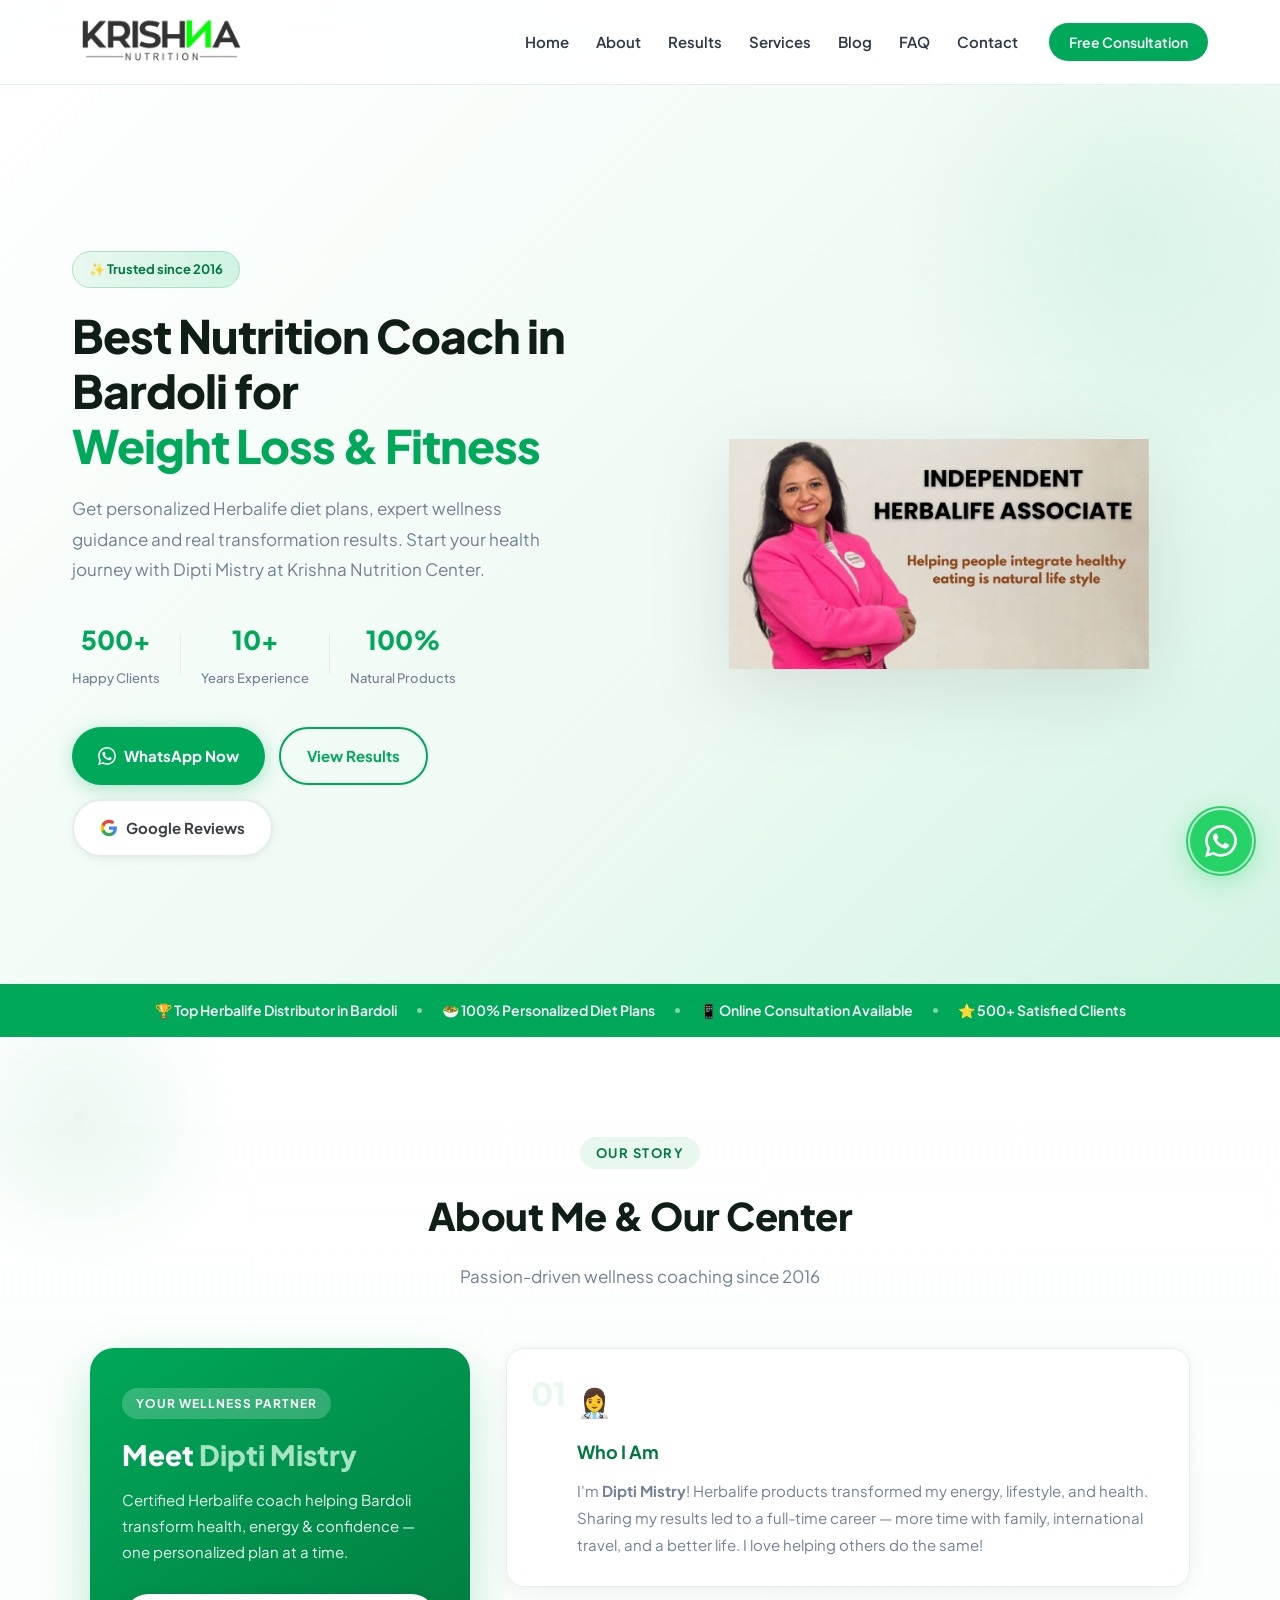
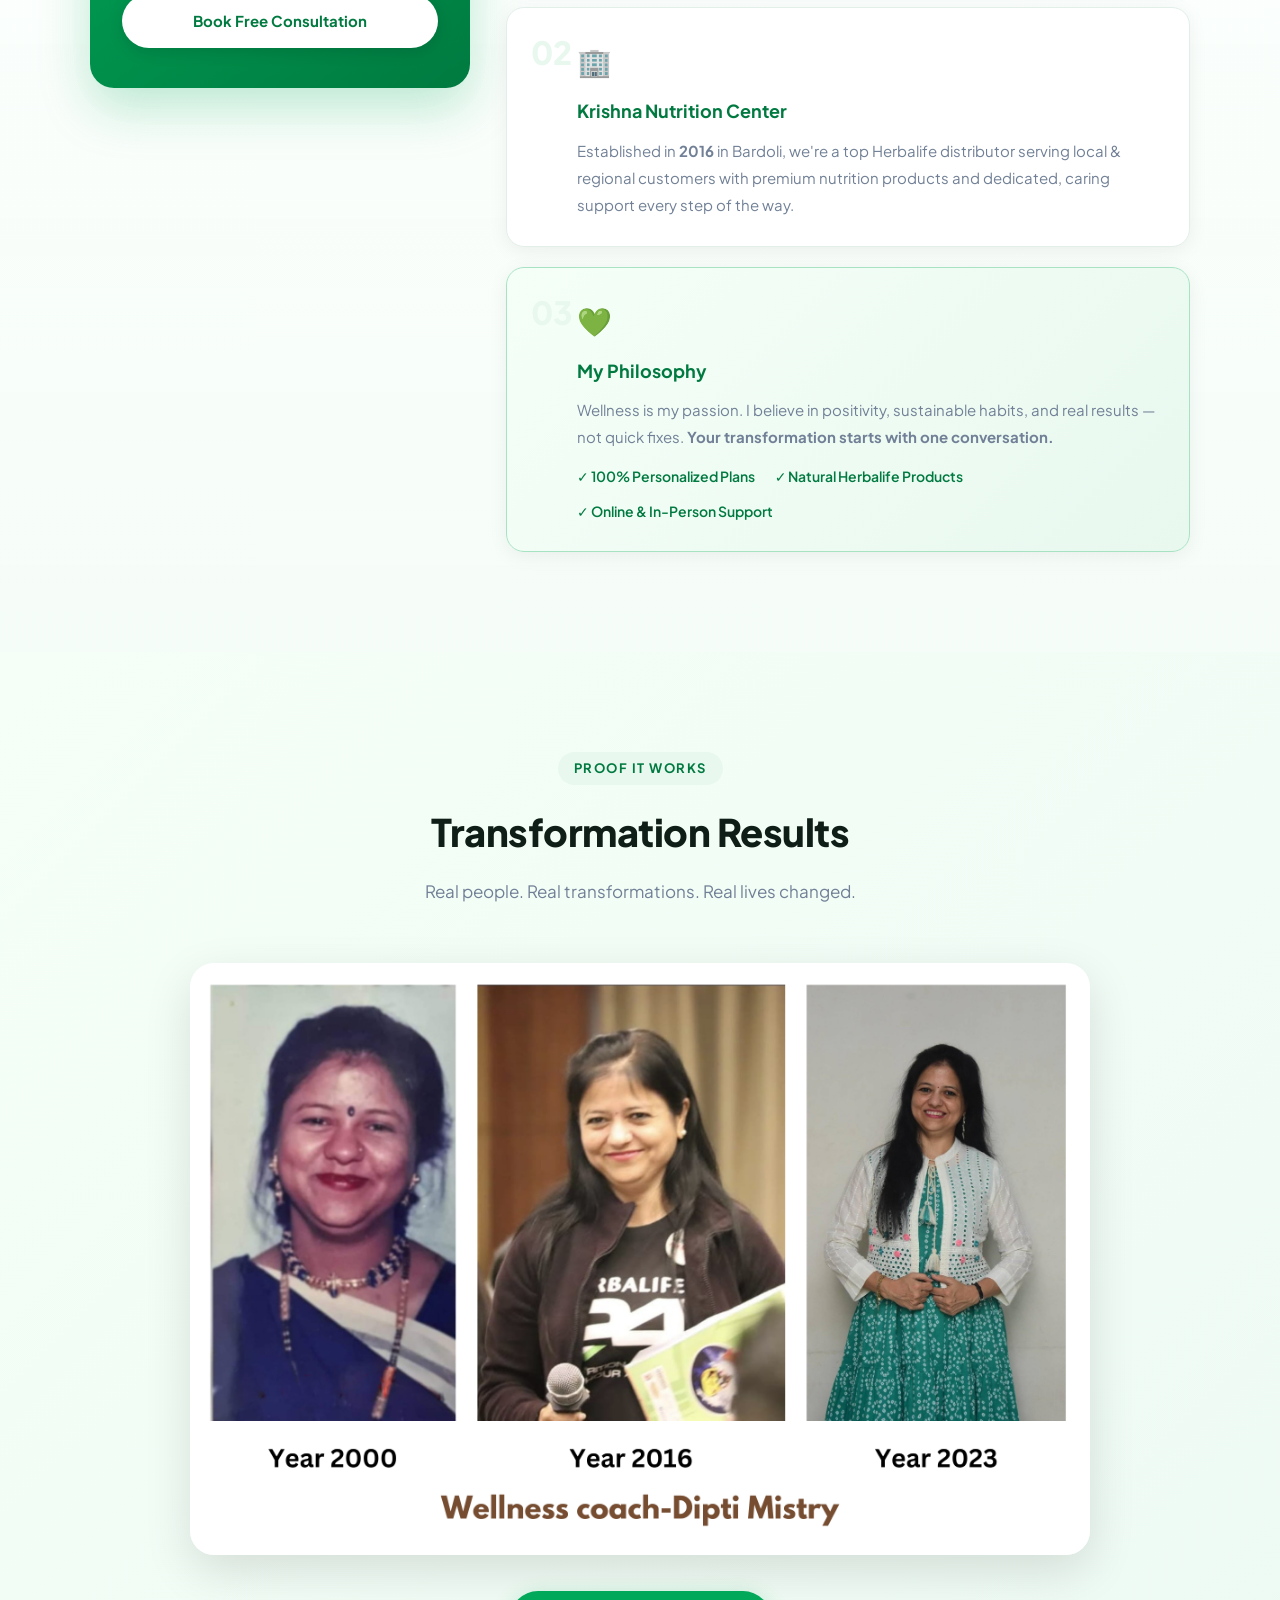
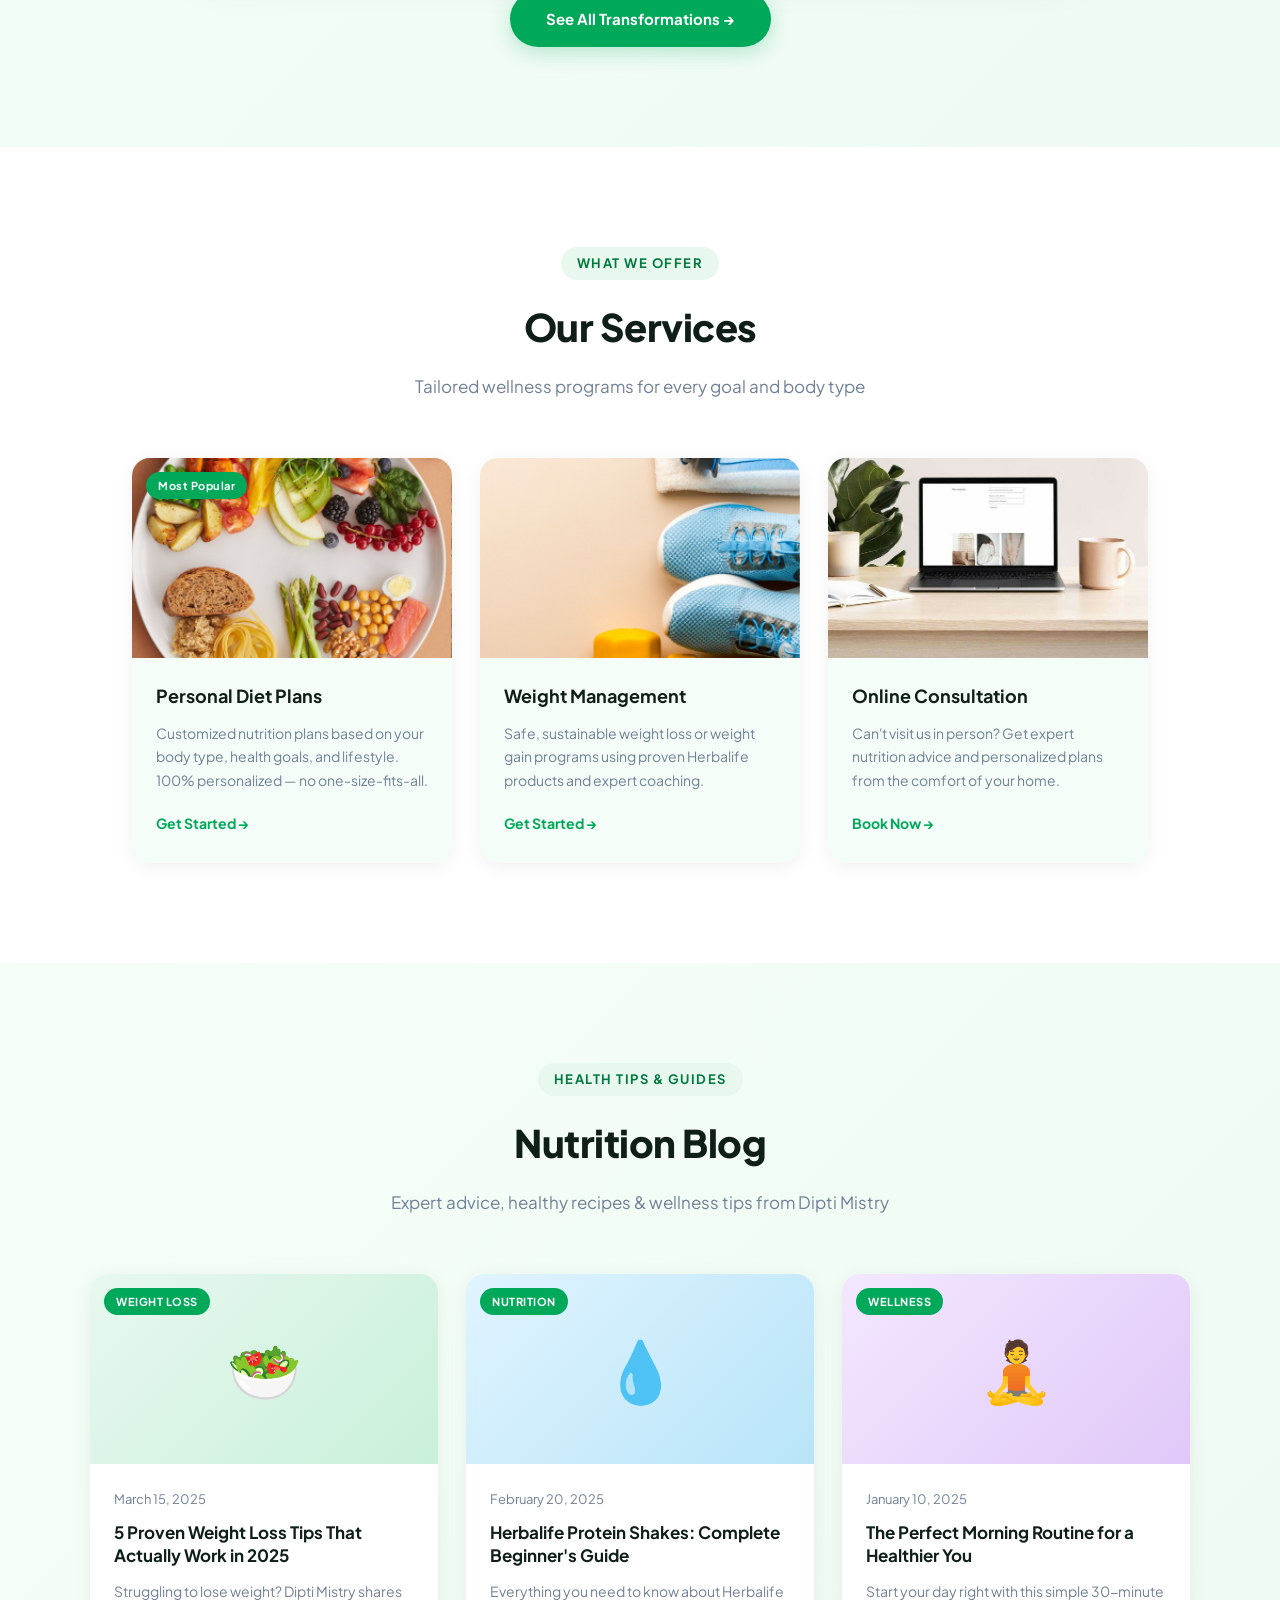
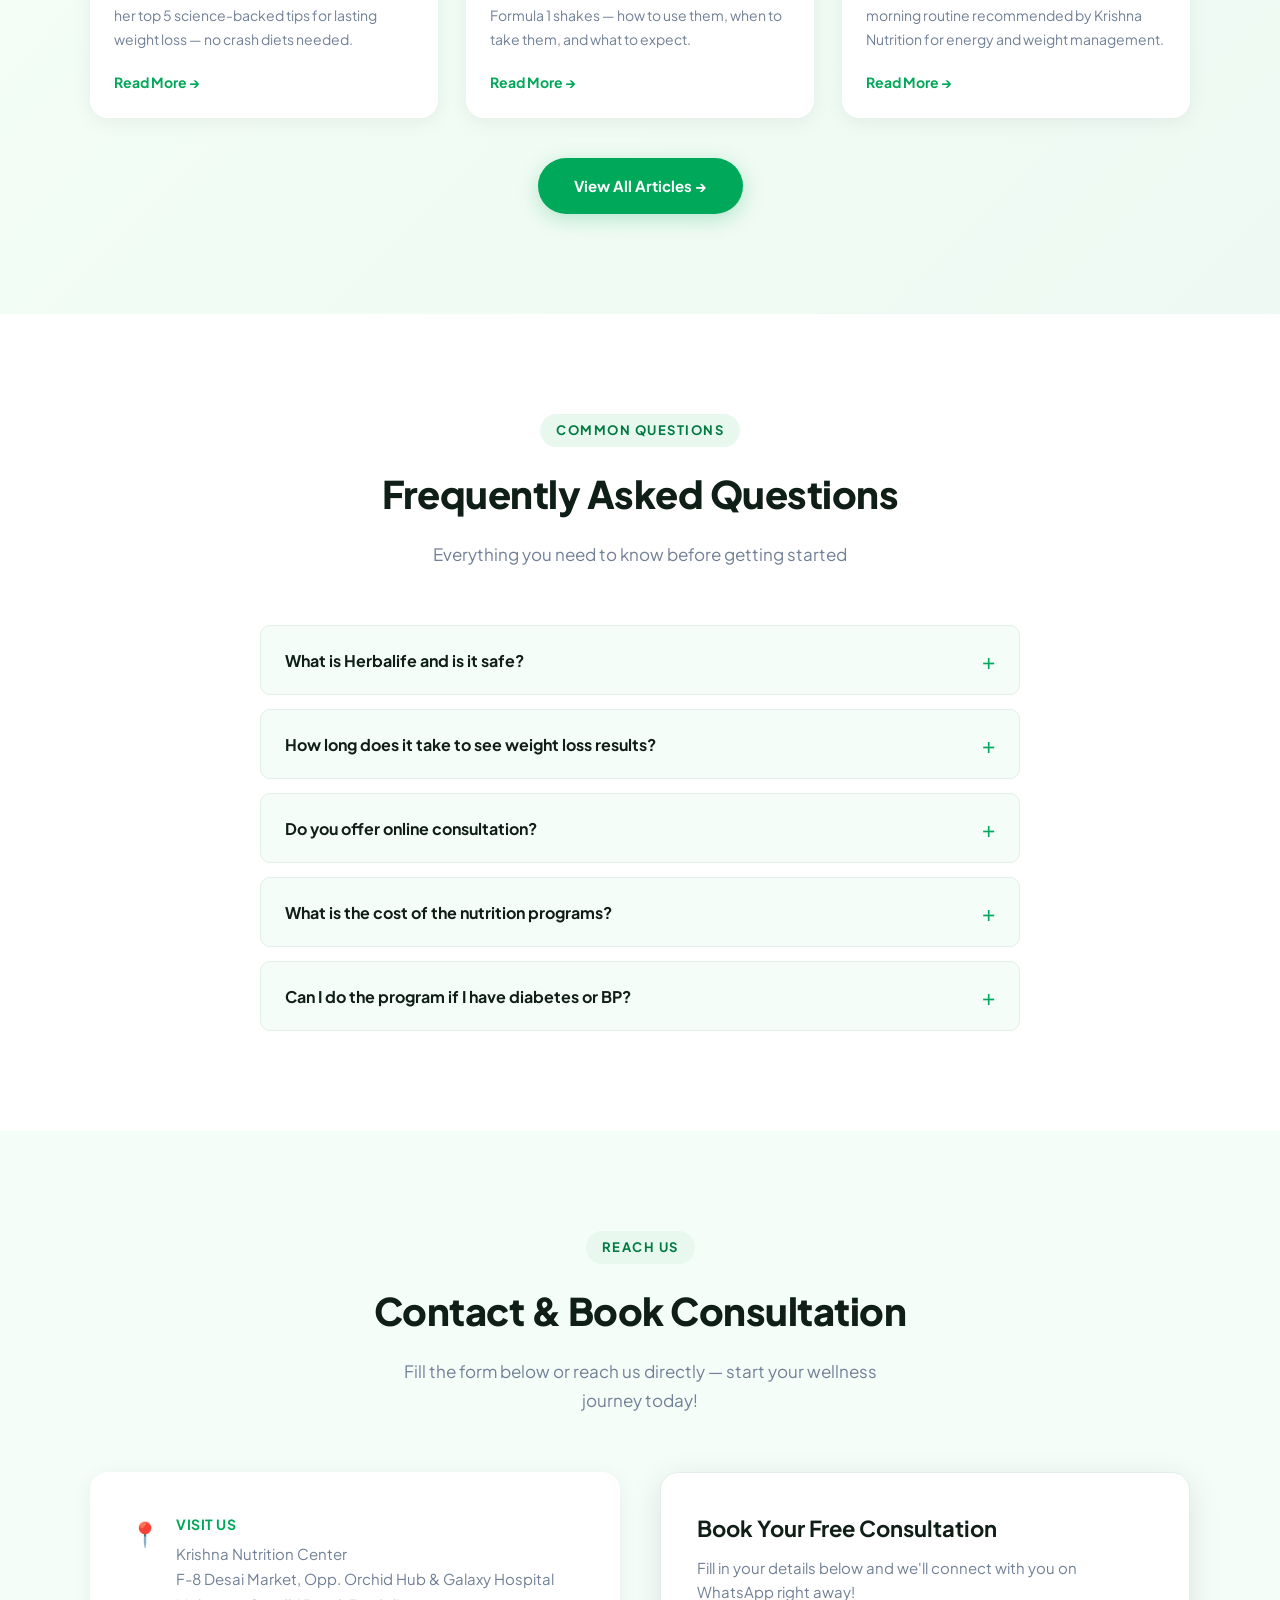
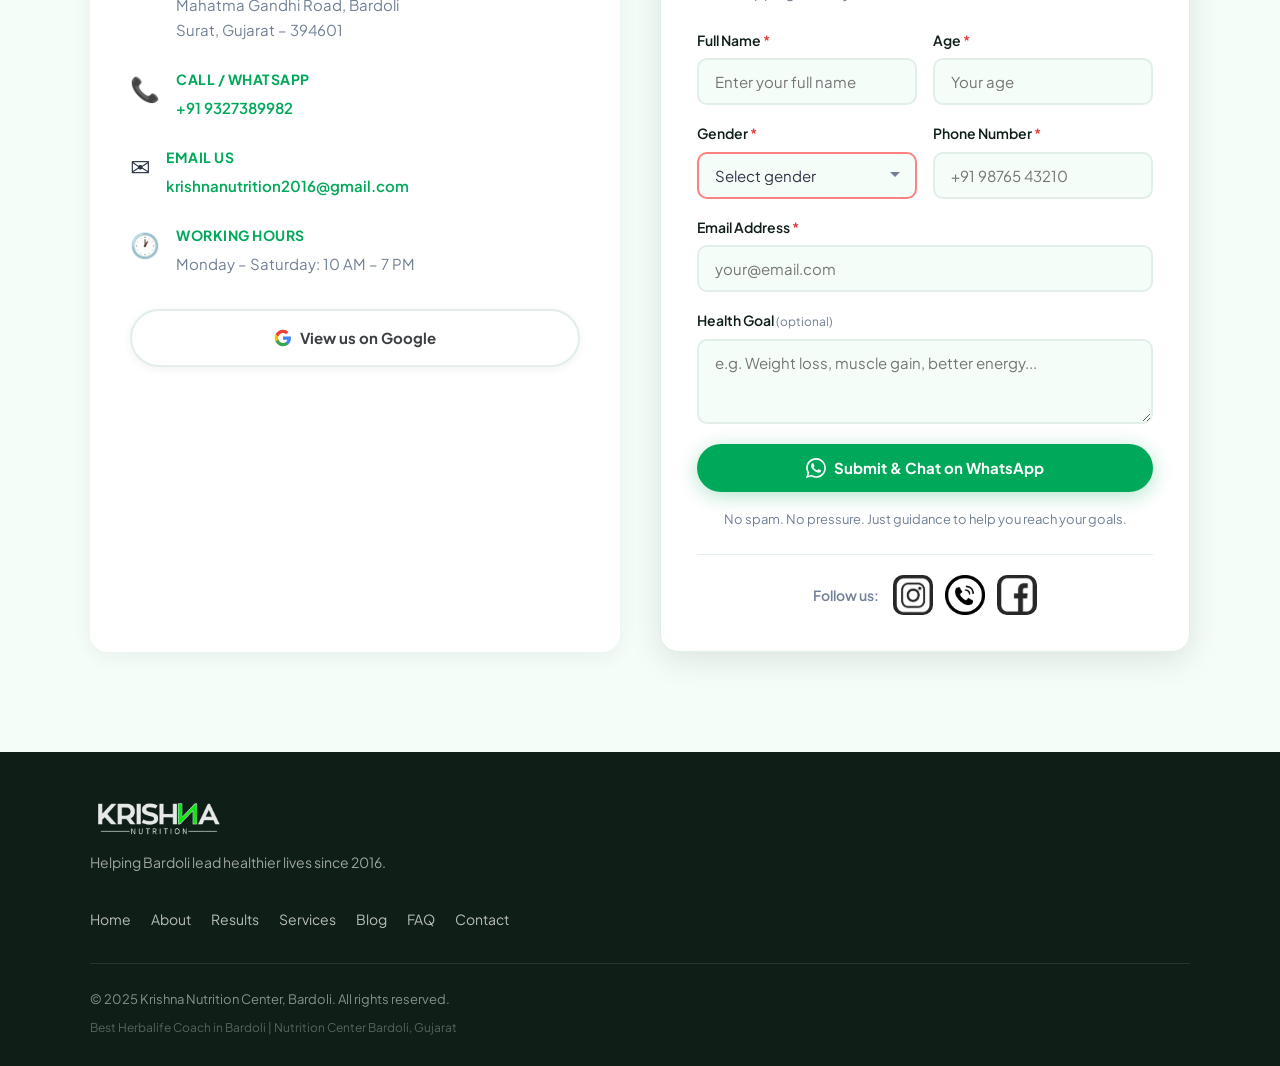
<file: index.html>
<!DOCTYPE html>
<html lang="en">
<head>
  <meta charset="UTF-8" />
  <meta name="viewport" content="width=device-width, initial-scale=1.0"/>

  <!-- PRIMARY SEO -->
  <title>Best Herbalife Nutrition Coach in Bardoli | Weight Loss Expert – Krishna Nutrition</title>
  <meta name="description" content="Transform your life with Dipti Mistry, the best Herbalife coach in Bardoli. Personalized weight loss plans, diet programs & online consultation. Krishna Nutrition Center, Bardoli, Gujarat.">
  <meta name="keywords" content="Herbalife coach Bardoli, weight loss Bardoli, nutrition center Bardoli, diet plan Bardoli, Dipti Mistry, Krishna Nutrition, weight management Gujarat, healthy lifestyle Bardoli">
  <meta name="robots" content="index, follow">
  <meta name="author" content="Krishna Nutrition">
  <meta name="google-site-verification" content="p6UPZu3Q1mE3BInCa7dyF-0gOYj_PIr9VHqD3lp8JRo" />

  <!-- CANONICAL -->
  <link rel="canonical" href="https://krishnanutrition.com/" />

  <!-- OPEN GRAPH (Facebook / WhatsApp) -->
  <meta property="og:type" content="website">
  <meta property="og:title" content="Best Herbalife Nutrition Coach in Bardoli – Krishna Nutrition">
  <meta property="og:description" content="Get personalized weight loss & diet plans from Dipti Mistry, top Herbalife coach in Bardoli, Gujarat. Real results, real transformations.">
  <meta property="og:image" content="https://krishnanutrition.com/images/main.png">
  <meta property="og:url" content="https://krishnanutrition.com">
  <meta property="og:locale" content="en_IN">
  <meta property="og:site_name" content="Krishna Nutrition">

  <!-- TWITTER CARD -->
  <meta name="twitter:card" content="summary_large_image">
  <meta name="twitter:title" content="Best Herbalife Coach in Bardoli – Krishna Nutrition">
  <meta name="twitter:description" content="Personalized diet plans, weight loss & wellness coaching by Dipti Mistry, Bardoli.">
  <meta name="twitter:image" content="https://krishnanutrition.com/images/main.png">

  <!-- FONTS -->
  <link rel="preconnect" href="https://fonts.googleapis.com">
  <link rel="preconnect" href="https://fonts.gstatic.com" crossorigin>
  <link href="https://fonts.googleapis.com/css2?family=Plus+Jakarta+Sans:wght@400;500;600;700;800&display=swap" rel="stylesheet">

  <!-- STYLESHEET -->
  <link rel="stylesheet" href="style.css">

  <!-- STRUCTURED DATA: LocalBusiness -->
  <script type="application/ld+json">
  {
    "@context": "https://schema.org",
    "@type": "LocalBusiness",
    "name": "Krishna Nutrition Center",
    "image": "https://krishnanutrition.com/images/mainlogo.png",
    "url": "https://krishnanutrition.com",
    "telephone": "+919327389982",
    "email": "krishnanutrition2016@gmail.com",
    "description": "Personalized weight loss plans, Herbalife nutrition coaching and wellness programs in Bardoli, Gujarat.",
    "founder": { "@type": "Person", "name": "Dipti Mistry" },
    "foundingDate": "2016",
    "address": {
      "@type": "PostalAddress",
      "streetAddress": "F-8 Desai Market, Opp. Orchid Hub and Galaxy Hospital, Mahatma Gandhi Road",
      "addressLocality": "Bardoli",
      "addressRegion": "Gujarat",
      "postalCode": "394601",
      "addressCountry": "IN"
    },
    "geo": {
      "@type": "GeoCoordinates",
      "latitude": "21.1223",
      "longitude": "73.1124"
    },
    "openingHoursSpecification": {
      "@type": "OpeningHoursSpecification",
      "dayOfWeek": ["Monday","Tuesday","Wednesday","Thursday","Friday","Saturday"],
      "opens": "09:00",
      "closes": "20:00"
    },
    "sameAs": [
      "https://www.instagram.com/dipti.jesal",
      "https://www.facebook.com/share/14TcVf6YitF/",
      "https://www.google.com/maps/search/?api=1&query=Krishna+Nutrition+Center,+F-8+Desai+Market,+Mahatma+Gandhi+Road,+Bardoli,+Gujarat+394601"
    ]
  }
  </script>

  <!-- STRUCTURED DATA: FAQ -->
  <script type="application/ld+json">
  {
    "@context": "https://schema.org",
    "@type": "FAQPage",
    "mainEntity": [
      {
        "@type": "Question",
        "name": "What is Herbalife nutrition coaching?",
        "acceptedAnswer": {
          "@type": "Answer",
          "text": "Herbalife nutrition coaching involves using Herbalife products along with personalized diet and lifestyle guidance to help you achieve your health and weight management goals."
        }
      },
      {
        "@type": "Question",
        "name": "How long does it take to see weight loss results?",
        "acceptedAnswer": {
          "@type": "Answer",
          "text": "Most clients start seeing noticeable results within 4–8 weeks, depending on their consistency, current health, and goals."
        }
      },
      {
        "@type": "Question",
        "name": "Do you offer online consultation in Bardoli?",
        "acceptedAnswer": {
          "@type": "Answer",
          "text": "Yes, Krishna Nutrition Center offers online consultation via WhatsApp and phone for clients across India."
        }
      }
    ]
  }
  </script>
</head>

<body>

<!-- NAVBAR -->
<header id="site-header">
  <a href="#home" class="logo" aria-label="Krishna Nutrition Home">
    <img src="images/mainlogo.png" alt="Krishna Nutrition logo" width="140" height="55" loading="eager">
  </a>
  <button class="menu-toggle" id="menuToggle" aria-label="Toggle menu" aria-expanded="false">
    <span></span><span></span><span></span>
  </button>
  <nav id="navMenu" role="navigation" aria-label="Main navigation">
    <a href="#home">Home</a>
    <a href="#about">About</a>
    <a href="#results">Results</a>
    <a href="#services">Services</a>
    <a href="#blog">Blog</a>
    <a href="#faq">FAQ</a>
    <a href="#contact">Contact</a>
    <a href="#contact" class="nav-cta">Free Consultation</a>
  </nav>
</header>

<!-- HERO -->
<section class="hero" id="home">
  <div class="hero-container">
    <div class="hero-content">
      <span class="tagline-badge">✨ Trusted since 2016</span>
      <h1>Best Nutrition Coach in Bardoli for<br><span>Weight Loss &amp; Fitness</span></h1>
      <p class="description">Get personalized Herbalife diet plans, expert wellness guidance and real transformation results. Start your health journey with Dipti Mistry at Krishna Nutrition Center.</p>
      <div class="hero-stats">
        <div class="stat"><strong>500+</strong><span>Happy Clients</span></div>
        <div class="stat-divider"></div>
        <div class="stat"><strong>10+</strong><span>Years Experience</span></div>
        <div class="stat-divider"></div>
        <div class="stat"><strong>100%</strong><span>Natural Products</span></div>
      </div>
      <div class="buttons">
        <a href="https://wa.link/cjnxnb" target="_blank" rel="noopener" class="btn primary">
          <svg width="18" height="18" viewBox="0 0 24 24" fill="currentColor" aria-hidden="true"><path d="M17.472 14.382c-.297-.149-1.758-.867-2.03-.967-.273-.099-.471-.148-.67.15-.197.297-.767.966-.94 1.164-.173.199-.347.223-.644.075-.297-.15-1.255-.463-2.39-1.475-.883-.788-1.48-1.761-1.653-2.059-.173-.297-.018-.458.13-.606.134-.133.298-.347.446-.52.149-.174.198-.298.298-.497.099-.198.05-.371-.025-.52-.075-.149-.669-1.612-.916-2.207-.242-.579-.487-.5-.669-.51-.173-.008-.371-.01-.57-.01-.198 0-.52.074-.792.372-.272.297-1.04 1.016-1.04 2.479 0 1.462 1.065 2.875 1.213 3.074.149.198 2.096 3.2 5.077 4.487.709.306 1.262.489 1.694.625.712.227 1.36.195 1.871.118.571-.085 1.758-.719 2.006-1.413.248-.694.248-1.289.173-1.413-.074-.124-.272-.198-.57-.347m-5.421 7.403h-.004a9.87 9.87 0 01-5.031-1.378l-.361-.214-3.741.982.998-3.648-.235-.374a9.86 9.86 0 01-1.51-5.26c.001-5.45 4.436-9.884 9.888-9.884 2.64 0 5.122 1.03 6.988 2.898a9.825 9.825 0 012.893 6.994c-.003 5.45-4.437 9.884-9.885 9.884m8.413-18.297A11.815 11.815 0 0012.05 0C5.495 0 .16 5.335.157 11.892c0 2.096.547 4.142 1.588 5.945L.057 24l6.305-1.654a11.882 11.882 0 005.683 1.448h.005c6.554 0 11.89-5.335 11.893-11.893a11.821 11.821 0 00-3.48-8.413z"/></svg>
          WhatsApp Now
        </a>
        <a href="#results" class="btn secondary">View Results</a>
        <a href="https://www.google.com/maps/search/?api=1&query=Krishna+Nutrition+Center,+F-8+Desai+Market,+Mahatma+Gandhi+Road,+Bardoli,+Gujarat+394601" target="_blank" rel="noopener noreferrer" class="btn google" aria-label="Read Google Reviews for Krishna Nutrition Center">
          <svg width="18" height="18" viewBox="0 0 24 24" aria-hidden="true"><path fill="#4285F4" d="M22.56 12.25c0-.78-.07-1.53-.2-2.25H12v4.26h5.92c-.26 1.37-1.04 2.53-2.21 3.31v2.77h3.57c2.08-1.92 3.28-4.74 3.28-8.09z"/><path fill="#34A853" d="M12 23c2.97 0 5.46-.98 7.28-2.66l-3.57-2.77c-.98.66-2.23 1.06-3.71 1.06-2.86 0-5.29-1.93-6.16-4.53H2.18v2.84C3.99 20.53 7.7 23 12 23z"/><path fill="#FBBC05" d="M5.84 14.09c-.22-.66-.35-1.36-.35-2.09s.13-1.43.35-2.09V7.07H2.18C1.43 8.55 1 10.22 1 12s.43 3.45 1.18 4.93l2.85-2.22.81-.62z"/><path fill="#EA4335" d="M12 5.38c1.62 0 3.06.56 4.21 1.64l3.15-3.15C17.45 2.09 14.97 1 12 1 7.7 1 3.99 3.47 2.18 7.07l3.66 2.84c.87-2.6 3.3-4.53 6.16-4.53z"/></svg>
          Google Reviews
        </a>
      </div>
    </div>
    <div class="hero-image">
      <img src="images/main.png" alt="Dipti Mistry – Best Weight Loss Coach in Bardoli" width="420" height="520" loading="eager">
    </div>
  </div>
</section>

<!-- TRUST BAR -->
<section class="trust-bar" aria-label="Trust indicators">
  <div class="trust-bar-inner">
    <div class="trust-item">🏆 Top Herbalife Distributor in Bardoli</div>
    <div class="trust-dot"></div>
    <div class="trust-item">🥗 100% Personalized Diet Plans</div>
    <div class="trust-dot"></div>
    <div class="trust-item">📱 Online Consultation Available</div>
    <div class="trust-dot"></div>
    <div class="trust-item">⭐ 500+ Satisfied Clients</div>
  </div>
</section>

<!-- ABOUT -->
<section class="about" id="about">
  <div class="section-header">
    <span class="section-label">Our Story</span>
    <h2>About Me &amp; Our Center</h2>
    <p class="section-sub">Passion-driven wellness coaching since 2016</p>
  </div>

  <div class="about-showcase">
    <div class="about-hero-card fade-in">
      <div class="about-hero-badge">Your Wellness Partner</div>
      <h3>Meet <span>Dipti Mistry</span></h3>
      <p class="about-hero-text">Certified Herbalife coach helping Bardoli transform health, energy &amp; confidence — one personalized plan at a time.</p>
      <a href="#contact" class="btn primary about-cta-btn">Book Free Consultation</a>
    </div>

    <div class="about-story-grid">
      <article class="about-story-card fade-in">
        <div class="story-number">01</div>
        <div class="story-icon">👩‍⚕️</div>
        <h3>Who I Am</h3>
        <p>I'm <strong>Dipti Mistry</strong>! Herbalife products transformed my energy, lifestyle, and health. Sharing my results led to a full-time career — more time with family, international travel, and a better life. I love helping others do the same!</p>
      </article>
      <article class="about-story-card fade-in">
        <div class="story-number">02</div>
        <div class="story-icon">🏢</div>
        <h3>Krishna Nutrition Center</h3>
        <p>Established in <strong>2016</strong> in Bardoli, we're a top Herbalife distributor serving local &amp; regional customers with premium nutrition products and dedicated, caring support every step of the way.</p>
      </article>
      <article class="about-story-card about-story-highlight fade-in">
        <div class="story-number">03</div>
        <div class="story-icon">💚</div>
        <h3>My Philosophy</h3>
        <p>Wellness is my passion. I believe in positivity, sustainable habits, and real results — not quick fixes. <strong>Your transformation starts with one conversation.</strong></p>
        <ul class="about-values">
          <li>✓ 100% Personalized Plans</li>
          <li>✓ Natural Herbalife Products</li>
          <li>✓ Online &amp; In-Person Support</li>
        </ul>
      </article>
    </div>
  </div>
</section>

<!-- RESULTS -->
<section class="results" id="results">
  <div class="section-header">
    <span class="section-label">Proof It Works</span>
    <h2>Transformation Results</h2>
    <p class="section-sub">Real people. Real transformations. Real lives changed.</p>
  </div>
  <div class="result-cards">
    <div class="result-card">
      <img src="images/coach.png" alt="Weight Loss Transformation Results – Krishna Nutrition Bardoli" width="850" loading="lazy">
    </div>
  </div>
  <a href="results.html" class="see-more-btn" role="button" aria-label="See more transformations">See All Transformations →</a>
</section>

<!-- SERVICES -->
<section class="services" id="services">
  <div class="section-header">
    <span class="section-label">What We Offer</span>
    <h2>Our Services</h2>
    <p class="section-sub">Tailored wellness programs for every goal and body type</p>
  </div>
  <div class="service-list">
    <div class="service">
      <div class="service-image">
        <img src="images/diet.png" alt="Personal Diet Plans Bardoli – Herbalife Nutrition" width="310" height="210" loading="lazy">
        <div class="service-badge">Most Popular</div>
      </div>
      <div class="service-content">
        <h3>Personal Diet Plans</h3>
        <p>Customized nutrition plans based on your body type, health goals, and lifestyle. 100% personalized — no one-size-fits-all.</p>
        <a href="https://wa.link/cjnxnb" class="service-link" target="_blank" rel="noopener">Get Started →</a>
      </div>
    </div>
    <div class="service">
      <div class="service-image">
        <img src="images/weight.png" alt="Weight Management Program Bardoli" width="310" height="210" loading="lazy">
      </div>
      <div class="service-content">
        <h3>Weight Management</h3>
        <p>Safe, sustainable weight loss or weight gain programs using proven Herbalife products and expert coaching.</p>
        <a href="https://wa.link/cjnxnb" class="service-link" target="_blank" rel="noopener">Get Started →</a>
      </div>
    </div>
    <div class="service">
      <div class="service-image">
        <img src="images/online.jpeg" alt="Online Nutrition Consultation Bardoli" width="310" height="210" loading="lazy">
      </div>
      <div class="service-content">
        <h3>Online Consultation</h3>
        <p>Can't visit us in person? Get expert nutrition advice and personalized plans from the comfort of your home.</p>
        <a href="https://wa.link/cjnxnb" class="service-link" target="_blank" rel="noopener">Book Now →</a>
      </div>
    </div>
  </div>
</section>

<!-- BLOG SECTION -->
<section class="blog" id="blog">
  <div class="section-header">
    <span class="section-label">Health Tips & Guides</span>
    <h2>Nutrition Blog</h2>
    <p class="section-sub">Expert advice, healthy recipes & wellness tips from Dipti Mistry</p>
  </div>
  <div class="blog-grid">

    <article class="blog-card" itemscope itemtype="https://schema.org/Article">
      <div class="blog-card-img">
        <div class="blog-placeholder blog-placeholder-1" aria-hidden="true">
          <span class="blog-icon">🥗</span>
        </div>
        <span class="blog-category">Weight Loss</span>
      </div>
      <div class="blog-card-body">
        <p class="blog-date" itemprop="datePublished" content="2025-03-15"><time datetime="2025-03-15">March 15, 2025</time></p>
        <h3 itemprop="headline"><a href="blog/5-tips-weight-loss-bardoli.html">5 Proven Weight Loss Tips That Actually Work in 2025</a></h3>
        <p class="blog-excerpt" itemprop="description">Struggling to lose weight? Dipti Mistry shares her top 5 science-backed tips for lasting weight loss — no crash diets needed.</p>
        <a href="blog/5-tips-weight-loss-bardoli.html" class="blog-read-more" aria-label="Read: 5 Proven Weight Loss Tips">Read More →</a>
      </div>
    </article>

    <article class="blog-card" itemscope itemtype="https://schema.org/Article">
      <div class="blog-card-img">
        <div class="blog-placeholder blog-placeholder-2" aria-hidden="true">
          <span class="blog-icon">💧</span>
        </div>
        <span class="blog-category">Nutrition</span>
      </div>
      <div class="blog-card-body">
        <p class="blog-date"><time datetime="2025-02-20">February 20, 2025</time></p>
        <h3 itemprop="headline"><a href="blog/herbalife-shakes-guide.html">Herbalife Protein Shakes: Complete Beginner's Guide</a></h3>
        <p class="blog-excerpt" itemprop="description">Everything you need to know about Herbalife Formula 1 shakes — how to use them, when to take them, and what to expect.</p>
        <a href="blog/herbalife-shakes-guide.html" class="blog-read-more" aria-label="Read: Herbalife Shakes Guide">Read More →</a>
      </div>
    </article>

    <article class="blog-card" itemscope itemtype="https://schema.org/Article">
      <div class="blog-card-img">
        <div class="blog-placeholder blog-placeholder-3" aria-hidden="true">
          <span class="blog-icon">🧘</span>
        </div>
        <span class="blog-category">Wellness</span>
      </div>
      <div class="blog-card-body">
        <p class="blog-date"><time datetime="2025-01-10">January 10, 2025</time></p>
        <h3 itemprop="headline"><a href="blog/healthy-morning-routine.html">The Perfect Morning Routine for a Healthier You</a></h3>
        <p class="blog-excerpt" itemprop="description">Start your day right with this simple 30-minute morning routine recommended by Krishna Nutrition for energy and weight management.</p>
        <a href="blog/healthy-morning-routine.html" class="blog-read-more" aria-label="Read: Healthy Morning Routine">Read More →</a>
      </div>
    </article>

  </div>
  <div class="blog-cta">
    <a href="blog.html" class="see-more-btn">View All Articles →</a>
  </div>
</section>

<!-- FAQ SECTION -->
<section class="faq" id="faq">
  <div class="section-header">
    <span class="section-label">Common Questions</span>
    <h2>Frequently Asked Questions</h2>
    <p class="section-sub">Everything you need to know before getting started</p>
  </div>
  <div class="faq-list">
    <div class="faq-item">
      <button class="faq-question" aria-expanded="false">
        What is Herbalife and is it safe?
        <span class="faq-icon" aria-hidden="true">+</span>
      </button>
      <div class="faq-answer">
        <p>Herbalife is a global nutrition company offering science-backed products including protein shakes, vitamins, and dietary supplements. All products are made with high-quality ingredients and are safe for daily use when taken as directed by a certified coach like Dipti Mistry.</p>
      </div>
    </div>
    <div class="faq-item">
      <button class="faq-question" aria-expanded="false">
        How long does it take to see weight loss results?
        <span class="faq-icon" aria-hidden="true">+</span>
      </button>
      <div class="faq-answer">
        <p>Most of our clients start noticing results within 3–4 weeks. Consistent results like 4–8 kg weight loss are common within 60 days, depending on commitment, current health, and the program followed.</p>
      </div>
    </div>
    <div class="faq-item">
      <button class="faq-question" aria-expanded="false">
        Do you offer online consultation?
        <span class="faq-icon" aria-hidden="true">+</span>
      </button>
      <div class="faq-answer">
        <p>Yes! We offer online consultations via WhatsApp and phone for clients across India. Simply message us on WhatsApp at +91 9327389982 to book your free first session.</p>
      </div>
    </div>
    <div class="faq-item">
      <button class="faq-question" aria-expanded="false">
        What is the cost of the nutrition programs?
        <span class="faq-icon" aria-hidden="true">+</span>
      </button>
      <div class="faq-answer">
        <p>Program costs vary based on your goals, duration, and the products required. We offer affordable packages suitable for all budgets. Contact us on WhatsApp for a free personalized quote.</p>
      </div>
    </div>
    <div class="faq-item">
      <button class="faq-question" aria-expanded="false">
        Can I do the program if I have diabetes or BP?
        <span class="faq-icon" aria-hidden="true">+</span>
      </button>
      <div class="faq-answer">
        <p>Yes, but we always recommend consulting your physician first. Dipti Mistry works with clients with various health conditions and creates safe, customized plans in coordination with medical advice.</p>
      </div>
    </div>
  </div>
</section>

<!-- CONTACT -->
<section class="contact" id="contact">
  <div class="section-header">
    <span class="section-label">Reach Us</span>
    <h2>Contact &amp; Book Consultation</h2>
    <p class="section-sub">Fill the form below or reach us directly — start your wellness journey today!</p>
  </div>
  <div class="contact-container">
    <div class="contact-info">
      <div class="contact-info-item">
        <div class="contact-icon">📍</div>
        <div>
          <h3>Visit Us</h3>
          <address>
            Krishna Nutrition Center<br>
            F-8 Desai Market, Opp. Orchid Hub &amp; Galaxy Hospital<br>
            Mahatma Gandhi Road, Bardoli<br>
            Surat, Gujarat – 394601
          </address>
        </div>
      </div>
      <div class="contact-info-item">
        <div class="contact-icon">📞</div>
        <div>
          <h3>Call / WhatsApp</h3>
          <p><a href="tel:+919327389982" class="contact-link">+91 9327389982</a></p>
        </div>
      </div>
      <div class="contact-info-item">
        <div class="contact-icon">✉️</div>
        <div>
          <h3>Email Us</h3>
          <p><a href="mailto:krishnanutrition2016@gmail.com" class="contact-link">krishnanutrition2016@gmail.com</a></p>
        </div>
      </div>
      <div class="contact-info-item">
        <div class="contact-icon">🕐</div>
        <div>
          <h3>Working Hours</h3>
          <p>Monday – Saturday: 10 AM – 7 PM</p>
        </div>
      </div>
      <a href="https://www.google.com/maps/search/?api=1&query=Krishna+Nutrition+Center,+F-8+Desai+Market,+Mahatma+Gandhi+Road,+Bardoli,+Gujarat+394601" target="_blank" rel="noopener noreferrer" class="btn google contact-google-btn" aria-label="View Krishna Nutrition Center on Google">
        <svg width="18" height="18" viewBox="0 0 24 24" aria-hidden="true"><path fill="#4285F4" d="M22.56 12.25c0-.78-.07-1.53-.2-2.25H12v4.26h5.92c-.26 1.37-1.04 2.53-2.21 3.31v2.77h3.57c2.08-1.92 3.28-4.74 3.28-8.09z"/><path fill="#34A853" d="M12 23c2.97 0 5.46-.98 7.28-2.66l-3.57-2.77c-.98.66-2.23 1.06-3.71 1.06-2.86 0-5.29-1.93-6.16-4.53H2.18v2.84C3.99 20.53 7.7 23 12 23z"/><path fill="#FBBC05" d="M5.84 14.09c-.22-.66-.35-1.36-.35-2.09s.13-1.43.35-2.09V7.07H2.18C1.43 8.55 1 10.22 1 12s.43 3.45 1.18 4.93l2.85-2.22.81-.62z"/><path fill="#EA4335" d="M12 5.38c1.62 0 3.06.56 4.21 1.64l3.15-3.15C17.45 2.09 14.97 1 12 1 7.7 1 3.99 3.47 2.18 7.07l3.66 2.84c.87-2.6 3.3-4.53 6.16-4.53z"/></svg>
        View us on Google
      </a>
    </div>

    <div class="contact-form-card">
      <div class="form-card-header">
        <h3>Book Your Free Consultation</h3>
        <p>Fill in your details below and we'll connect with you on WhatsApp right away!</p>
      </div>
      <form id="consultationForm" class="consultation-form" novalidate>
        <div class="form-row">
          <div class="form-group">
            <label for="fullName">Full Name <span class="required">*</span></label>
            <input type="text" id="fullName" name="fullName" placeholder="Enter your full name" required autocomplete="name">
          </div>
          <div class="form-group">
            <label for="age">Age <span class="required">*</span></label>
            <input type="number" id="age" name="age" placeholder="Your age" min="10" max="100" required>
          </div>
        </div>
        <div class="form-row">
          <div class="form-group">
            <label for="gender">Gender <span class="required">*</span></label>
            <select id="gender" name="gender" required>
              <option value="" disabled selected>Select gender</option>
              <option value="Male">Male</option>
              <option value="Female">Female</option>
              <option value="Other">Other</option>
            </select>
          </div>
          <div class="form-group">
            <label for="phone">Phone Number <span class="required">*</span></label>
            <input type="tel" id="phone" name="phone" placeholder="+91 98765 43210" required autocomplete="tel" pattern="[0-9+\s\-()]{10,15}">
          </div>
        </div>
        <div class="form-group">
          <label for="email">Email Address <span class="required">*</span></label>
          <input type="email" id="email" name="email" placeholder="your@email.com" required autocomplete="email">
        </div>
        <div class="form-group">
          <label for="goal">Health Goal <span class="optional">(optional)</span></label>
          <textarea id="goal" name="goal" rows="3" placeholder="e.g. Weight loss, muscle gain, better energy..."></textarea>
        </div>
        <button type="submit" class="btn primary form-submit-btn">
          <svg width="20" height="20" viewBox="0 0 24 24" fill="currentColor" aria-hidden="true"><path d="M17.472 14.382c-.297-.149-1.758-.867-2.03-.967-.273-.099-.471-.148-.67.15-.197.297-.767.966-.94 1.164-.173.199-.347.223-.644.075-.297-.15-1.255-.463-2.39-1.475-.883-.788-1.48-1.761-1.653-2.059-.173-.297-.018-.458.13-.606.134-.133.298-.347.446-.52.149-.174.198-.298.298-.497.099-.198.05-.371-.025-.52-.075-.149-.669-1.612-.916-2.207-.242-.579-.487-.5-.669-.51-.173-.008-.371-.01-.57-.01-.198 0-.52.074-.792.372-.272.297-1.04 1.016-1.04 2.479 0 1.462 1.065 2.875 1.213 3.074.149.198 2.096 3.2 5.077 4.487.709.306 1.262.489 1.694.625.712.227 1.36.195 1.871.118.571-.085 1.758-.719 2.006-1.413.248-.694.248-1.289.173-1.413-.074-.124-.272-.198-.57-.347m-5.421 7.403h-.004a9.87 9.87 0 01-5.031-1.378l-.361-.214-3.741.982.998-3.648-.235-.374a9.86 9.86 0 01-1.51-5.26c.001-5.45 4.436-9.884 9.888-9.884 2.64 0 5.122 1.03 6.988 2.898a9.825 9.825 0 012.893 6.994c-.003 5.45-4.437 9.884-9.885 9.884m8.413-18.297A11.815 11.815 0 0012.05 0C5.495 0 .16 5.335.157 11.892c0 2.096.547 4.142 1.588 5.945L.057 24l6.305-1.654a11.882 11.882 0 005.683 1.448h.005c6.554 0 11.89-5.335 11.893-11.893a11.821 11.821 0 00-3.48-8.413z"/></svg>
          Submit &amp; Chat on WhatsApp
        </button>
        <p class="form-note">No spam. No pressure. Just guidance to help you reach your goals.</p>
      </form>
      <div class="contact-social-row">
        <span>Follow us:</span>
        <div class="social-icons">
          <a href="https://www.instagram.com/dipti.jesal?igsh=OHBxZ2lkMzV1a3Rj" target="_blank" rel="noopener noreferrer" title="Instagram" aria-label="Follow us on Instagram">
            <img src="images/instagram.png" alt="Instagram" width="40" height="40" loading="lazy">
          </a>
          <a href="https://wa.link/cjnxnb" target="_blank" rel="noopener noreferrer" title="WhatsApp" aria-label="Chat on WhatsApp">
            <img src="images/whatsapp.png" alt="WhatsApp" width="40" height="40" loading="lazy">
          </a>
          <a href="https://www.facebook.com/share/14TcVf6YitF/" target="_blank" rel="noopener noreferrer" title="Facebook" aria-label="Like us on Facebook">
            <img src="images/facebook.png" alt="Facebook" width="40" height="40" loading="lazy">
          </a>
        </div>
      </div>
    </div>
  </div>
</section>

<!-- FOOTER -->
<footer>
  <div class="footer-inner">
    <div class="footer-brand">
      <img src="images/mainlogo.png" alt="Krishna Nutrition" height="45" loading="lazy">
      <p>Helping Bardoli lead healthier lives since 2016.</p>
    </div>
    <div class="footer-links">
      <a href="#home">Home</a>
      <a href="#about">About</a>
      <a href="#results">Results</a>
      <a href="#services">Services</a>
      <a href="#blog">Blog</a>
      <a href="#faq">FAQ</a>
      <a href="#contact">Contact</a>
    </div>
    <div class="footer-bottom">
      <p>© 2025 Krishna Nutrition Center, Bardoli. All rights reserved.</p>
      <p class="footer-seo-note">Best Herbalife Coach in Bardoli | Nutrition Center Bardoli, Gujarat</p>
    </div>
  </div>
</footer>

<!-- FLOATING WHATSAPP FAB -->
<a href="https://wa.link/cjnxnb" class="float-whatsapp" target="_blank" rel="noopener" aria-label="Chat on WhatsApp">
  <span class="fab-tooltip">Chat with us!</span>
  <svg class="fab-wa-icon" viewBox="0 0 24 24" fill="currentColor" aria-hidden="true" width="32" height="32">
    <path d="M17.472 14.382c-.297-.149-1.758-.867-2.03-.967-.273-.099-.471-.148-.67.15-.197.297-.767.966-.94 1.164-.173.199-.347.223-.644.075-.297-.15-1.255-.463-2.39-1.475-.883-.788-1.48-1.761-1.653-2.059-.173-.297-.018-.458.13-.606.134-.133.298-.347.446-.52.149-.174.198-.298.298-.497.099-.198.05-.371-.025-.52-.075-.149-.669-1.612-.916-2.207-.242-.579-.487-.5-.669-.51-.173-.008-.371-.01-.57-.01-.198 0-.52.074-.792.372-.272.297-1.04 1.016-1.04 2.479 0 1.462 1.065 2.875 1.213 3.074.149.198 2.096 3.2 5.077 4.487.709.306 1.262.489 1.694.625.712.227 1.36.195 1.871.118.571-.085 1.758-.719 2.006-1.413.248-.694.248-1.289.173-1.413-.074-.124-.272-.198-.57-.347m-5.421 7.403h-.004a9.87 9.87 0 01-5.031-1.378l-.361-.214-3.741.982.998-3.648-.235-.374a9.86 9.86 0 01-1.51-5.26c.001-5.45 4.436-9.884 9.888-9.884 2.64 0 5.122 1.03 6.988 2.898a9.825 9.825 0 012.893 6.994c-.003 5.45-4.437 9.884-9.885 9.884m8.413-18.297A11.815 11.815 0 0012.05 0C5.495 0 .16 5.335.157 11.892c0 2.096.547 4.142 1.588 5.945L.057 24l6.305-1.654a11.882 11.882 0 005.683 1.448h.005c6.554 0 11.89-5.335 11.893-11.893a11.821 11.821 0 00-3.48-8.413z"/>
  </svg>
  <span class="fab-pulse-ring" aria-hidden="true"></span>
</a>

<script defer>
  // Hamburger menu
  const menuToggle = document.getElementById('menuToggle');
  const navMenu = document.getElementById('navMenu');
  menuToggle.addEventListener('click', function() {
    const expanded = this.getAttribute('aria-expanded') === 'true';
    this.setAttribute('aria-expanded', !expanded);
    this.classList.toggle('active');
    navMenu.classList.toggle('mobile-open');
  });
  navMenu.querySelectorAll('a').forEach(link => {
    link.addEventListener('click', () => {
      menuToggle.classList.remove('active');
      menuToggle.setAttribute('aria-expanded', 'false');
      navMenu.classList.remove('mobile-open');
    });
  });

  // Sticky header shadow on scroll
  const header = document.getElementById('site-header');
  window.addEventListener('scroll', () => {
    header.classList.toggle('scrolled', window.scrollY > 50);
  });

  // FAQ accordion
  document.querySelectorAll('.faq-question').forEach(btn => {
    btn.addEventListener('click', () => {
      const expanded = btn.getAttribute('aria-expanded') === 'true';
      document.querySelectorAll('.faq-question').forEach(b => {
        b.setAttribute('aria-expanded', 'false');
        b.parentElement.classList.remove('open');
      });
      if (!expanded) {
        btn.setAttribute('aria-expanded', 'true');
        btn.parentElement.classList.add('open');
      }
    });
  });

  // Smooth scroll for anchor links
  document.querySelectorAll('a[href^="#"]').forEach(a => {
    a.addEventListener('click', e => {
      const target = document.querySelector(a.getAttribute('href'));
      if (target) {
        e.preventDefault();
        target.scrollIntoView({ behavior: 'smooth', block: 'start' });
      }
    });
  });

  // Intersection observer for fade-in animations
  const observer = new IntersectionObserver((entries) => {
    entries.forEach(entry => {
      if (entry.isIntersecting) {
        entry.target.classList.add('visible');
        observer.unobserve(entry.target);
      }
    });
  }, { threshold: 0.1 });
  document.querySelectorAll('.about-story-card, .about-hero-card, .service, .blog-card, .faq-item').forEach(el => {
    el.classList.add('fade-in');
    observer.observe(el);
  });

  // Consultation form → WhatsApp redirect
  const consultationForm = document.getElementById('consultationForm');
  if (consultationForm) {
    consultationForm.addEventListener('submit', function(e) {
      e.preventDefault();
      if (!this.checkValidity()) {
        this.reportValidity();
        return;
      }
      const name = document.getElementById('fullName').value.trim();
      const age = document.getElementById('age').value;
      const gender = document.getElementById('gender').value;
      const phone = document.getElementById('phone').value.trim();
      const email = document.getElementById('email').value.trim();
      const goal = document.getElementById('goal').value.trim();
      let message = `Hello Krishna Nutrition! I would like to book a free consultation.%0A%0A`;
      message += `*Name:* ${name}%0A`;
      message += `*Age:* ${age}%0A`;
      message += `*Gender:* ${gender}%0A`;
      message += `*Phone:* ${phone}%0A`;
      message += `*Email:* ${email}%0A`;
      if (goal) message += `*Health Goal:* ${goal}%0A`;
      window.open(`https://wa.me/919327389982?text=${message}`, '_blank');
    });
  }
</script>
</body>
</html>
</file>
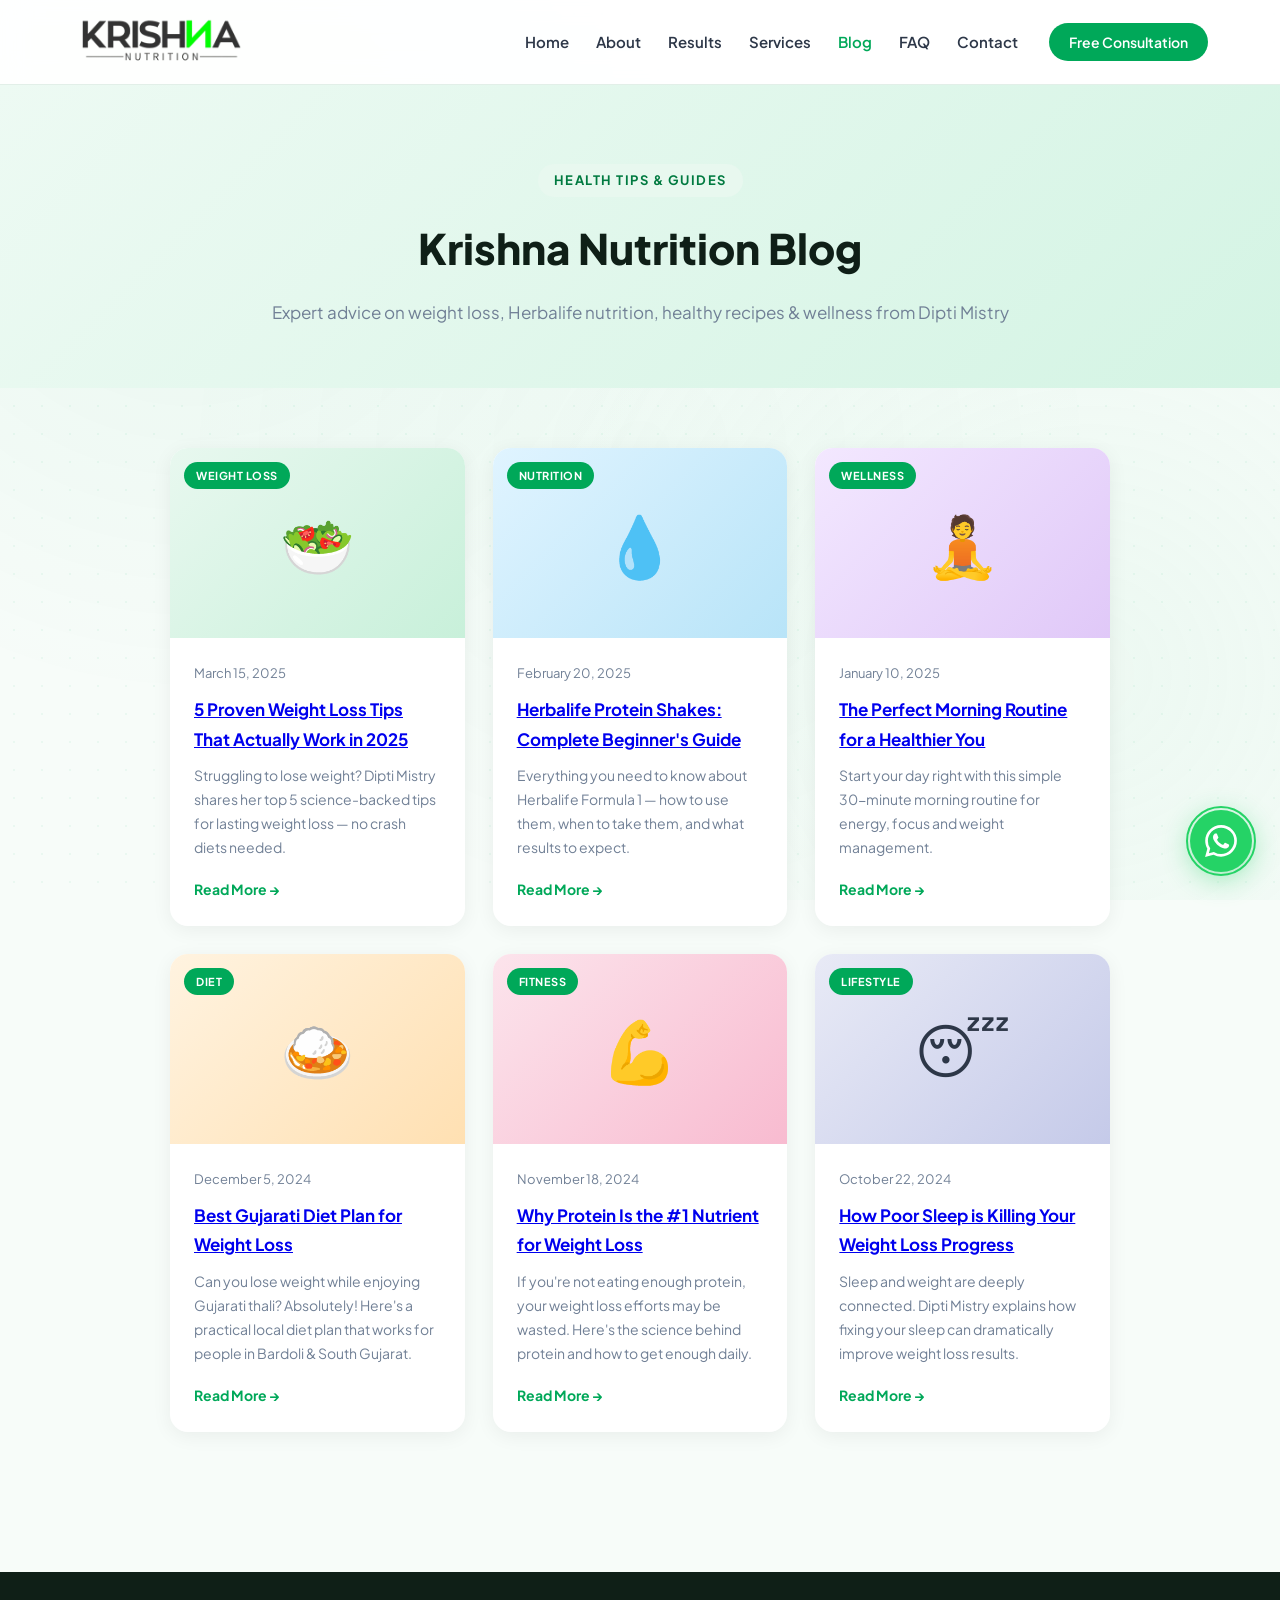
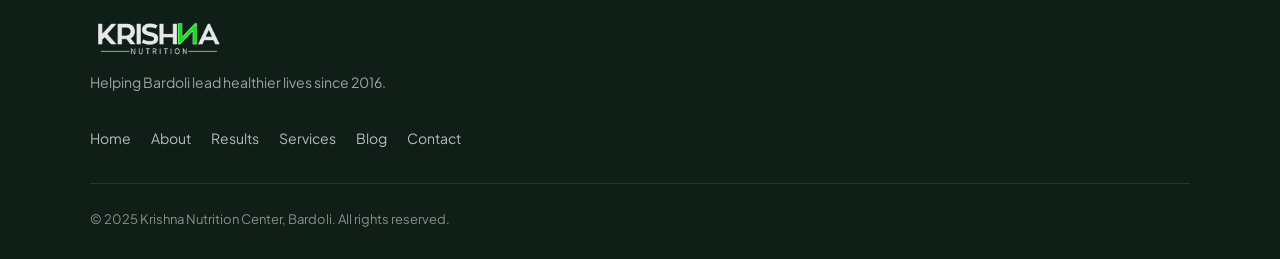
<file: blog.html>
<!DOCTYPE html>
<html lang="en">
<head>
  <meta charset="UTF-8"/>
  <meta name="viewport" content="width=device-width, initial-scale=1.0"/>
  <title>Nutrition & Weight Loss Blog | Krishna Nutrition Bardoli</title>
  <meta name="description" content="Expert health tips, diet advice, Herbalife guides and weight loss strategies from Dipti Mistry at Krishna Nutrition Center, Bardoli, Gujarat.">
  <meta name="robots" content="index, follow">
  <link rel="canonical" href="https://krishnanutrition.com/blog.html"/>
  <meta property="og:title" content="Nutrition Blog – Krishna Nutrition Center Bardoli">
  <meta property="og:description" content="Health tips, diet guides and wellness advice by Dipti Mistry, Herbalife coach Bardoli.">
  <meta property="og:url" content="https://krishnanutrition.com/blog.html">
  <link rel="preconnect" href="https://fonts.googleapis.com">
  <link href="https://fonts.googleapis.com/css2?family=Plus+Jakarta+Sans:wght@400;500;600;700;800&display=swap" rel="stylesheet">
  <link rel="stylesheet" href="style.css">
  <style>
    .blog-hero {
      background: linear-gradient(135deg, #edfaf3, #d4f4e4);
      padding: 80px 80px 60px;
      text-align: center;
    }
    .blog-hero h1 { font-size: 42px; font-weight: 800; color: var(--dark); margin-bottom: 14px; }
    .blog-hero p { color: var(--text-muted); font-size: 17px; }
    .blog-page-grid {
      display: grid;
      grid-template-columns: repeat(3, 1fr);
      gap: 28px;
      max-width: 1100px;
      margin: 60px auto;
      padding: 0 80px 80px;
    }
    @media (max-width: 900px) {
      .blog-hero { padding: 70px 24px 50px; }
      .blog-hero h1 { font-size: 28px; }
      .blog-page-grid { grid-template-columns: 1fr; padding: 0 24px 60px; }
    }
    @media (max-width: 1024px) {
      .blog-page-grid { grid-template-columns: 1fr 1fr; padding: 0 40px 60px; }
    }
  </style>
</head>
<body>
<header id="site-header">
  <a href="index.html" class="logo"><img src="images/mainlogo.png" alt="Krishna Nutrition" height="52"></a>
  <button class="menu-toggle" id="menuToggle" aria-label="Toggle menu"><span></span><span></span><span></span></button>
  <nav id="navMenu">
    <a href="index.html">Home</a>
    <a href="index.html#about">About</a>
    <a href="index.html#results">Results</a>
    <a href="index.html#services">Services</a>
    <a href="blog.html" style="color:var(--primary)">Blog</a>
    <a href="index.html#faq">FAQ</a>
    <a href="index.html#contact">Contact</a>
    <a href="https://wa.link/cjnxnb" class="nav-cta" target="_blank" rel="noopener">Free Consultation</a>
  </nav>
</header>

<section class="blog-hero">
  <span class="section-label">Health Tips & Guides</span>
  <h1>Krishna Nutrition Blog</h1>
  <p>Expert advice on weight loss, Herbalife nutrition, healthy recipes & wellness from Dipti Mistry</p>
</section>

<div class="blog-page-grid">
  <article class="blog-card" itemscope itemtype="https://schema.org/Article">
    <div class="blog-card-img">
      <div class="blog-placeholder blog-placeholder-1"><span class="blog-icon">🥗</span></div>
      <span class="blog-category">Weight Loss</span>
    </div>
    <div class="blog-card-body">
      <p class="blog-date"><time datetime="2025-03-15">March 15, 2025</time></p>
      <h2 style="font-size:17px;font-weight:700;margin-bottom:10px;" itemprop="headline"><a href="blog/5-tips-weight-loss-bardoli.html">5 Proven Weight Loss Tips That Actually Work in 2025</a></h2>
      <p class="blog-excerpt">Struggling to lose weight? Dipti Mistry shares her top 5 science-backed tips for lasting weight loss — no crash diets needed.</p>
      <a href="blog/5-tips-weight-loss-bardoli.html" class="blog-read-more">Read More →</a>
    </div>
  </article>

  <article class="blog-card">
    <div class="blog-card-img">
      <div class="blog-placeholder blog-placeholder-2"><span class="blog-icon">💧</span></div>
      <span class="blog-category">Nutrition</span>
    </div>
    <div class="blog-card-body">
      <p class="blog-date"><time datetime="2025-02-20">February 20, 2025</time></p>
      <h2 style="font-size:17px;font-weight:700;margin-bottom:10px;"><a href="blog/herbalife-shakes-guide.html">Herbalife Protein Shakes: Complete Beginner's Guide</a></h2>
      <p class="blog-excerpt">Everything you need to know about Herbalife Formula 1 — how to use them, when to take them, and what results to expect.</p>
      <a href="blog/herbalife-shakes-guide.html" class="blog-read-more">Read More →</a>
    </div>
  </article>

  <article class="blog-card">
    <div class="blog-card-img">
      <div class="blog-placeholder blog-placeholder-3"><span class="blog-icon">🧘</span></div>
      <span class="blog-category">Wellness</span>
    </div>
    <div class="blog-card-body">
      <p class="blog-date"><time datetime="2025-01-10">January 10, 2025</time></p>
      <h2 style="font-size:17px;font-weight:700;margin-bottom:10px;"><a href="blog/healthy-morning-routine.html">The Perfect Morning Routine for a Healthier You</a></h2>
      <p class="blog-excerpt">Start your day right with this simple 30-minute morning routine for energy, focus and weight management.</p>
      <a href="blog/healthy-morning-routine.html" class="blog-read-more">Read More →</a>
    </div>
  </article>

  <article class="blog-card">
    <div class="blog-card-img">
      <div class="blog-placeholder" style="background:linear-gradient(135deg,#fff3e0,#ffe0b2)"><span class="blog-icon">🍛</span></div>
      <span class="blog-category">Diet</span>
    </div>
    <div class="blog-card-body">
      <p class="blog-date"><time datetime="2024-12-05">December 5, 2024</time></p>
      <h2 style="font-size:17px;font-weight:700;margin-bottom:10px;"><a href="blog/gujarati-diet-weight-loss.html">Best Gujarati Diet Plan for Weight Loss</a></h2>
      <p class="blog-excerpt">Can you lose weight while enjoying Gujarati thali? Absolutely! Here's a practical local diet plan that works for people in Bardoli & South Gujarat.</p>
      <a href="blog/gujarati-diet-weight-loss.html" class="blog-read-more">Read More →</a>
    </div>
  </article>

  <article class="blog-card">
    <div class="blog-card-img">
      <div class="blog-placeholder" style="background:linear-gradient(135deg,#fce4ec,#f8bbd0)"><span class="blog-icon">💪</span></div>
      <span class="blog-category">Fitness</span>
    </div>
    <div class="blog-card-body">
      <p class="blog-date"><time datetime="2024-11-18">November 18, 2024</time></p>
      <h2 style="font-size:17px;font-weight:700;margin-bottom:10px;"><a href="blog/protein-importance-weight-loss.html">Why Protein Is the #1 Nutrient for Weight Loss</a></h2>
      <p class="blog-excerpt">If you're not eating enough protein, your weight loss efforts may be wasted. Here's the science behind protein and how to get enough daily.</p>
      <a href="blog/protein-importance-weight-loss.html" class="blog-read-more">Read More →</a>
    </div>
  </article>

  <article class="blog-card">
    <div class="blog-card-img">
      <div class="blog-placeholder" style="background:linear-gradient(135deg,#e8eaf6,#c5cae9)"><span class="blog-icon">😴</span></div>
      <span class="blog-category">Lifestyle</span>
    </div>
    <div class="blog-card-body">
      <p class="blog-date"><time datetime="2024-10-22">October 22, 2024</time></p>
      <h2 style="font-size:17px;font-weight:700;margin-bottom:10px;"><a href="blog/sleep-weight-loss-connection.html">How Poor Sleep is Killing Your Weight Loss Progress</a></h2>
      <p class="blog-excerpt">Sleep and weight are deeply connected. Dipti Mistry explains how fixing your sleep can dramatically improve weight loss results.</p>
      <a href="blog/sleep-weight-loss-connection.html" class="blog-read-more">Read More →</a>
    </div>
  </article>
</div>

<a href="https://wa.link/cjnxnb" class="float-whatsapp" target="_blank" rel="noopener" aria-label="Chat on WhatsApp">
  <span class="fab-tooltip">Chat with us!</span>
  <svg class="fab-wa-icon" viewBox="0 0 24 24" fill="currentColor" aria-hidden="true" width="32" height="32">
    <path d="M17.472 14.382c-.297-.149-1.758-.867-2.03-.967-.273-.099-.471-.148-.67.15-.197.297-.767.966-.94 1.164-.173.199-.347.223-.644.075-.297-.15-1.255-.463-2.39-1.475-.883-.788-1.48-1.761-1.653-2.059-.173-.297-.018-.458.13-.606.134-.133.298-.347.446-.52.149-.174.198-.298.298-.497.099-.198.05-.371-.025-.52-.075-.149-.669-1.612-.916-2.207-.242-.579-.487-.5-.669-.51-.173-.008-.371-.01-.57-.01-.198 0-.52.074-.792.372-.272.297-1.04 1.016-1.04 2.479 0 1.462 1.065 2.875 1.213 3.074.149.198 2.096 3.2 5.077 4.487.709.306 1.262.489 1.694.625.712.227 1.36.195 1.871.118.571-.085 1.758-.719 2.006-1.413.248-.694.248-1.289.173-1.413-.074-.124-.272-.198-.57-.347m-5.421 7.403h-.004a9.87 9.87 0 01-5.031-1.378l-.361-.214-3.741.982.998-3.648-.235-.374a9.86 9.86 0 01-1.51-5.26c.001-5.45 4.436-9.884 9.888-9.884 2.64 0 5.122 1.03 6.988 2.898a9.825 9.825 0 012.893 6.994c-.003 5.45-4.437 9.884-9.885 9.884m8.413-18.297A11.815 11.815 0 0012.05 0C5.495 0 .16 5.335.157 11.892c0 2.096.547 4.142 1.588 5.945L.057 24l6.305-1.654a11.882 11.882 0 005.683 1.448h.005c6.554 0 11.89-5.335 11.893-11.893a11.821 11.821 0 00-3.48-8.413z"/>
  </svg>
  <span class="fab-pulse-ring" aria-hidden="true"></span>
</a>

<footer>
  <div class="footer-inner">
    <div class="footer-brand">
      <img src="images/mainlogo.png" alt="Krishna Nutrition" height="40">
      <p>Helping Bardoli lead healthier lives since 2016.</p>
    </div>
    <div class="footer-links">
      <a href="index.html">Home</a>
      <a href="index.html#about">About</a>
      <a href="index.html#results">Results</a>
      <a href="index.html#services">Services</a>
      <a href="blog.html">Blog</a>
      <a href="index.html#contact">Contact</a>
    </div>
    <div class="footer-bottom">
      <p>© 2025 Krishna Nutrition Center, Bardoli. All rights reserved.</p>
    </div>
  </div>
</footer>

<script defer>
  const menuToggle = document.getElementById('menuToggle');
  const navMenu = document.getElementById('navMenu');
  menuToggle.addEventListener('click', function() {
    this.classList.toggle('active');
    navMenu.classList.toggle('mobile-open');
  });
  document.getElementById('site-header') && window.addEventListener('scroll', () => {
    document.getElementById('site-header').classList.toggle('scrolled', window.scrollY > 50);
  });
</script>
</body>
</html>
</file>
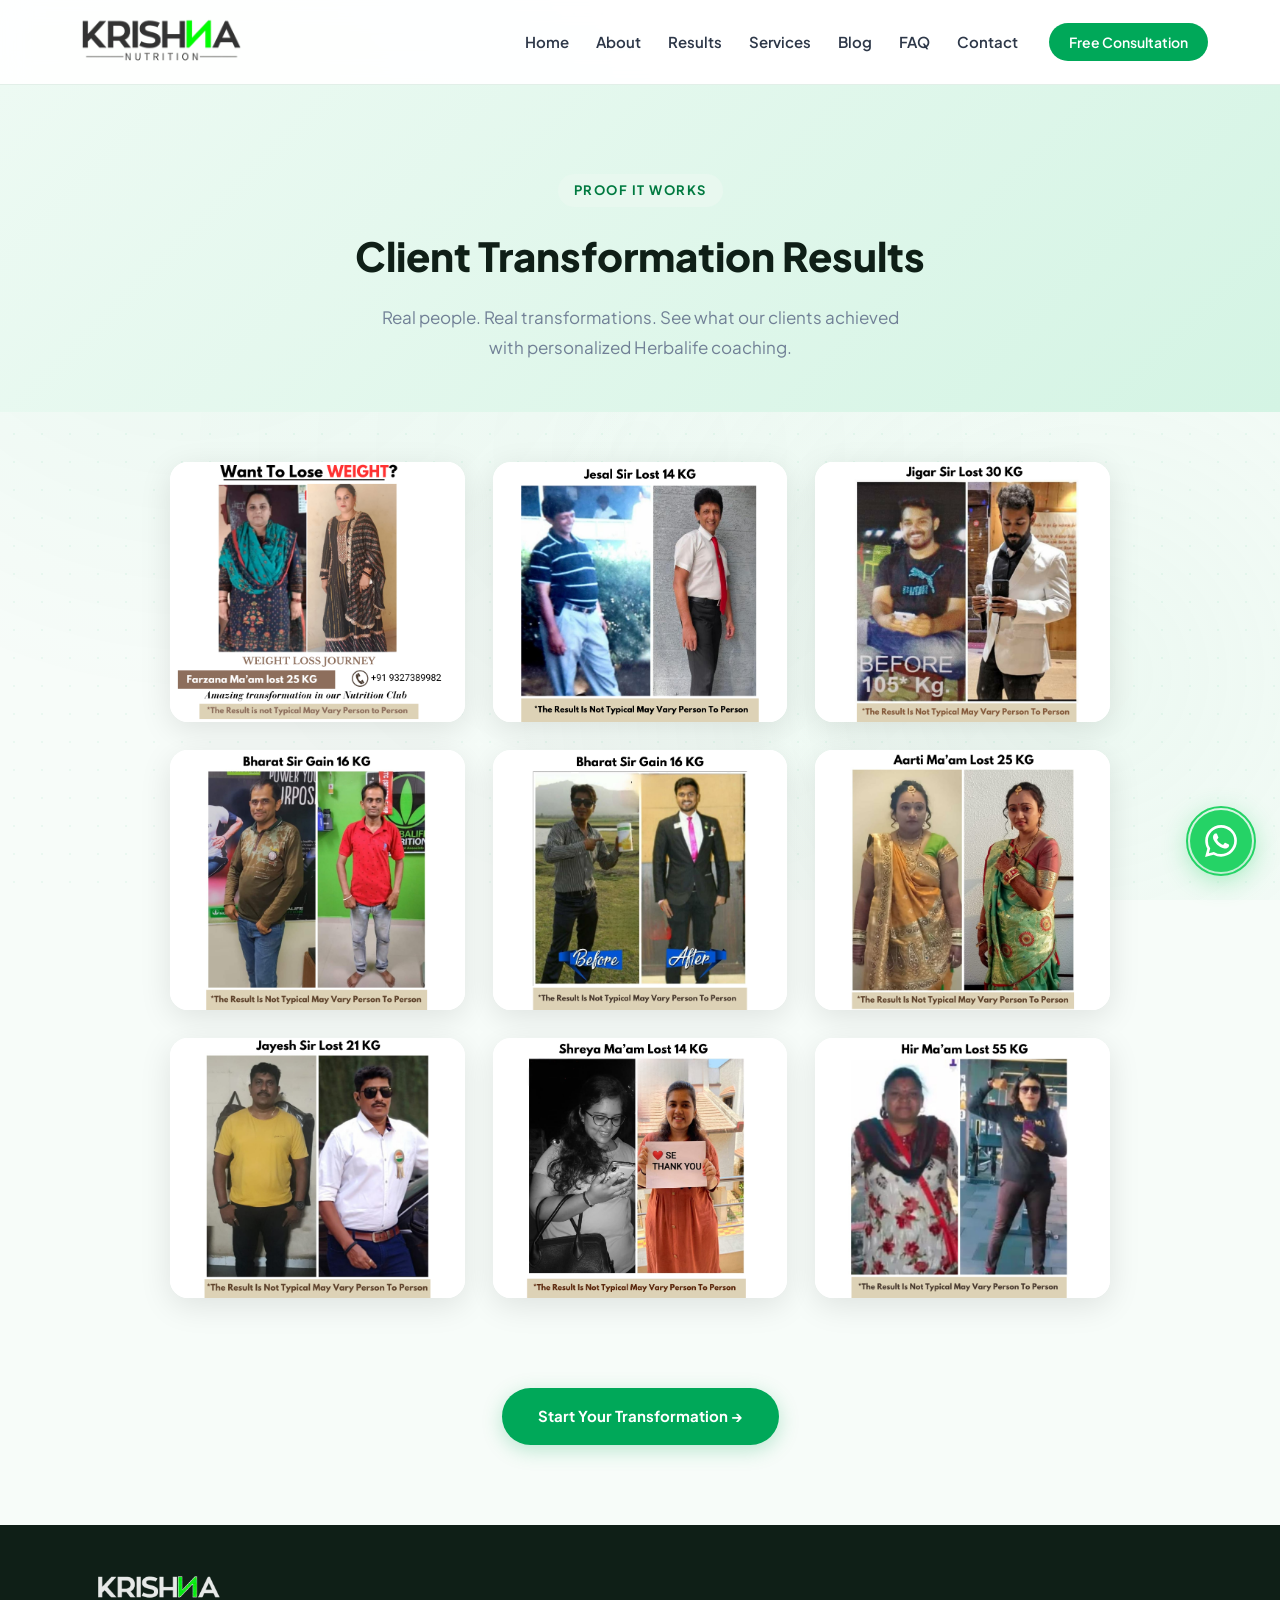
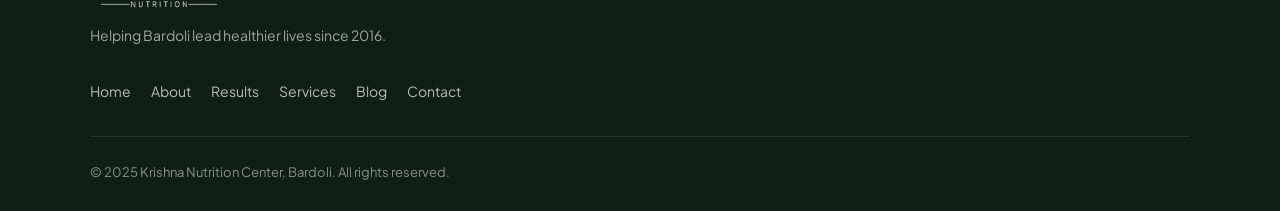
<file: results.html>
<!DOCTYPE html>
<html lang="en">
<head>
  <meta charset="UTF-8">
  <meta name="viewport" content="width=device-width, initial-scale=1.0">
  <title>Transformation Results | Krishna Nutrition Bardoli</title>
  <meta name="description" content="Real client transformation results from Krishna Nutrition Center, Bardoli. Weight loss, fat loss, and wellness success stories.">
  <link rel="preconnect" href="https://fonts.googleapis.com">
  <link href="https://fonts.googleapis.com/css2?family=Plus+Jakarta+Sans:wght@400;500;600;700;800&display=swap" rel="stylesheet">
  <link rel="stylesheet" href="style.css">
  <style>
    .results-hero {
      text-align: center;
      padding: 90px 80px 50px;
      background: linear-gradient(135deg, #edfaf3, #d4f4e4);
    }
    .results-hero h1 {
      font-size: 40px;
      font-weight: 800;
      color: var(--dark);
      margin-bottom: 12px;
    }
    .results-hero p {
      color: var(--text-muted);
      font-size: 17px;
      max-width: 520px;
      margin: 0 auto;
    }
    .gallery {
      padding: 50px 80px 90px;
      display: grid;
      grid-template-columns: repeat(3, 1fr);
      gap: 28px;
      max-width: 1100px;
      margin: 0 auto;
    }
    .result-box {
      border-radius: var(--radius);
      overflow: hidden;
      box-shadow: var(--shadow-md);
      background: white;
      transition: transform var(--transition), box-shadow var(--transition);
    }
    .result-box:hover {
      transform: translateY(-6px);
      box-shadow: var(--shadow-lg);
    }
    .result-box img {
      width: 100%;
      height: 260px;
      object-fit: cover;
    }
    .results-cta {
      text-align: center;
      padding: 0 24px 80px;
    }
    @media (max-width: 1024px) {
      .results-hero { padding: 80px 40px 40px; }
      .gallery { padding: 40px 40px 70px; grid-template-columns: repeat(2, 1fr); }
    }
    @media (max-width: 600px) {
      .results-hero { padding: 80px 24px 36px; }
      .results-hero h1 { font-size: 28px; }
      .gallery { grid-template-columns: 1fr; padding: 30px 20px 60px; gap: 20px; }
      .result-box img { height: 220px; }
    }
  </style>
</head>
<body>

<header id="site-header">
  <a href="index.html" class="logo" aria-label="Krishna Nutrition Home">
    <img src="images/mainlogo.png" alt="Krishna Nutrition logo" height="52">
  </a>
  <button class="menu-toggle" id="menuToggle" aria-label="Toggle menu" aria-expanded="false">
    <span></span><span></span><span></span>
  </button>
  <nav id="navMenu" role="navigation" aria-label="Main navigation">
    <a href="index.html">Home</a>
    <a href="index.html#about">About</a>
    <a href="results.html">Results</a>
    <a href="index.html#services">Services</a>
    <a href="blog.html">Blog</a>
    <a href="index.html#faq">FAQ</a>
    <a href="index.html#contact">Contact</a>
    <a href="https://wa.link/cjnxnb" class="nav-cta" target="_blank" rel="noopener">Free Consultation</a>
  </nav>
</header>

<section class="results-hero">
  <span class="section-label">Proof It Works</span>
  <h1>Client Transformation Results</h1>
  <p>Real people. Real transformations. See what our clients achieved with personalized Herbalife coaching.</p>
</section>

<section class="gallery" aria-label="Transformation gallery">

  <div class="result-box">
    <img src="images/t1.png" alt="Transformation example - Weight Loss, 3 months" loading="lazy">
  </div>
  <div class="result-box">
    <img src="images/t5.png" alt="Transformation example - Fat Loss Journey" loading="lazy">
  </div>
  <div class="result-box">
    <img src="images/t2.png" alt="Transformation example - Healthy Lifestyle" loading="lazy">
  </div>
  <div class="result-box">
    <img src="images/t3.png" alt="Transformation example - Muscle Gain" loading="lazy">
  </div>
  <div class="result-box">
    <img src="images/t4.png" alt="Transformation example - Weight Management" loading="lazy">
  </div>
  <div class="result-box">
    <img src="images/t6.png" alt="Transformation example - Energy Boost" loading="lazy">
  </div>
  <div class="result-box">
    <img src="images/t7.png" alt="Transformation example - Body Transformation" loading="lazy">
  </div>
  <div class="result-box">
    <img src="images/t8.png" alt="Transformation example - Healthy Routine" loading="lazy">
  </div>
  <div class="result-box">
    <img src="images/t9.png" alt="Transformation example - Confidence Gained" loading="lazy">
  </div>

</section>

<div class="results-cta">
  <a href="index.html#contact" class="see-more-btn">Start Your Transformation →</a>
</div>

<footer>
  <div class="footer-inner">
    <div class="footer-brand">
      <img src="images/mainlogo.png" alt="Krishna Nutrition" height="40" loading="lazy">
      <p>Helping Bardoli lead healthier lives since 2016.</p>
    </div>
    <div class="footer-links">
      <a href="index.html">Home</a>
      <a href="index.html#about">About</a>
      <a href="results.html">Results</a>
      <a href="index.html#services">Services</a>
      <a href="blog.html">Blog</a>
      <a href="index.html#contact">Contact</a>
    </div>
    <div class="footer-bottom">
      <p>© 2025 Krishna Nutrition Center, Bardoli. All rights reserved.</p>
    </div>
  </div>
</footer>

<a href="https://wa.link/cjnxnb" class="float-whatsapp" target="_blank" rel="noopener" aria-label="Chat on WhatsApp">
  <span class="fab-tooltip">Chat with us!</span>
  <svg class="fab-wa-icon" viewBox="0 0 24 24" fill="currentColor" aria-hidden="true" width="32" height="32">
    <path d="M17.472 14.382c-.297-.149-1.758-.867-2.03-.967-.273-.099-.471-.148-.67.15-.197.297-.767.966-.94 1.164-.173.199-.347.223-.644.075-.297-.15-1.255-.463-2.39-1.475-.883-.788-1.48-1.761-1.653-2.059-.173-.297-.018-.458.13-.606.134-.133.298-.347.446-.52.149-.174.198-.298.298-.497.099-.198.05-.371-.025-.52-.075-.149-.669-1.612-.916-2.207-.242-.579-.487-.5-.669-.51-.173-.008-.371-.01-.57-.01-.198 0-.52.074-.792.372-.272.297-1.04 1.016-1.04 2.479 0 1.462 1.065 2.875 1.213 3.074.149.198 2.096 3.2 5.077 4.487.709.306 1.262.489 1.694.625.712.227 1.36.195 1.871.118.571-.085 1.758-.719 2.006-1.413.248-.694.248-1.289.173-1.413-.074-.124-.272-.198-.57-.347m-5.421 7.403h-.004a9.87 9.87 0 01-5.031-1.378l-.361-.214-3.741.982.998-3.648-.235-.374a9.86 9.86 0 01-1.51-5.26c.001-5.45 4.436-9.884 9.888-9.884 2.64 0 5.122 1.03 6.988 2.898a9.825 9.825 0 012.893 6.994c-.003 5.45-4.437 9.884-9.885 9.884m8.413-18.297A11.815 11.815 0 0012.05 0C5.495 0 .16 5.335.157 11.892c0 2.096.547 4.142 1.588 5.945L.057 24l6.305-1.654a11.882 11.882 0 005.683 1.448h.005c6.554 0 11.89-5.335 11.893-11.893a11.821 11.821 0 00-3.48-8.413z"/>
  </svg>
  <span class="fab-pulse-ring" aria-hidden="true"></span>
</a>

<script defer>
  const menuToggle = document.getElementById('menuToggle');
  const navMenu = document.getElementById('navMenu');
  menuToggle.addEventListener('click', function() {
    const expanded = this.getAttribute('aria-expanded') === 'true';
    this.setAttribute('aria-expanded', !expanded);
    this.classList.toggle('active');
    navMenu.classList.toggle('mobile-open');
  });
  navMenu.querySelectorAll('a').forEach(link => {
    link.addEventListener('click', () => {
      menuToggle.classList.remove('active');
      menuToggle.setAttribute('aria-expanded', 'false');
      navMenu.classList.remove('mobile-open');
    });
  });
  window.addEventListener('scroll', () => {
    document.getElementById('site-header').classList.toggle('scrolled', window.scrollY > 50);
  });
</script>
</body>
</html>
</file>
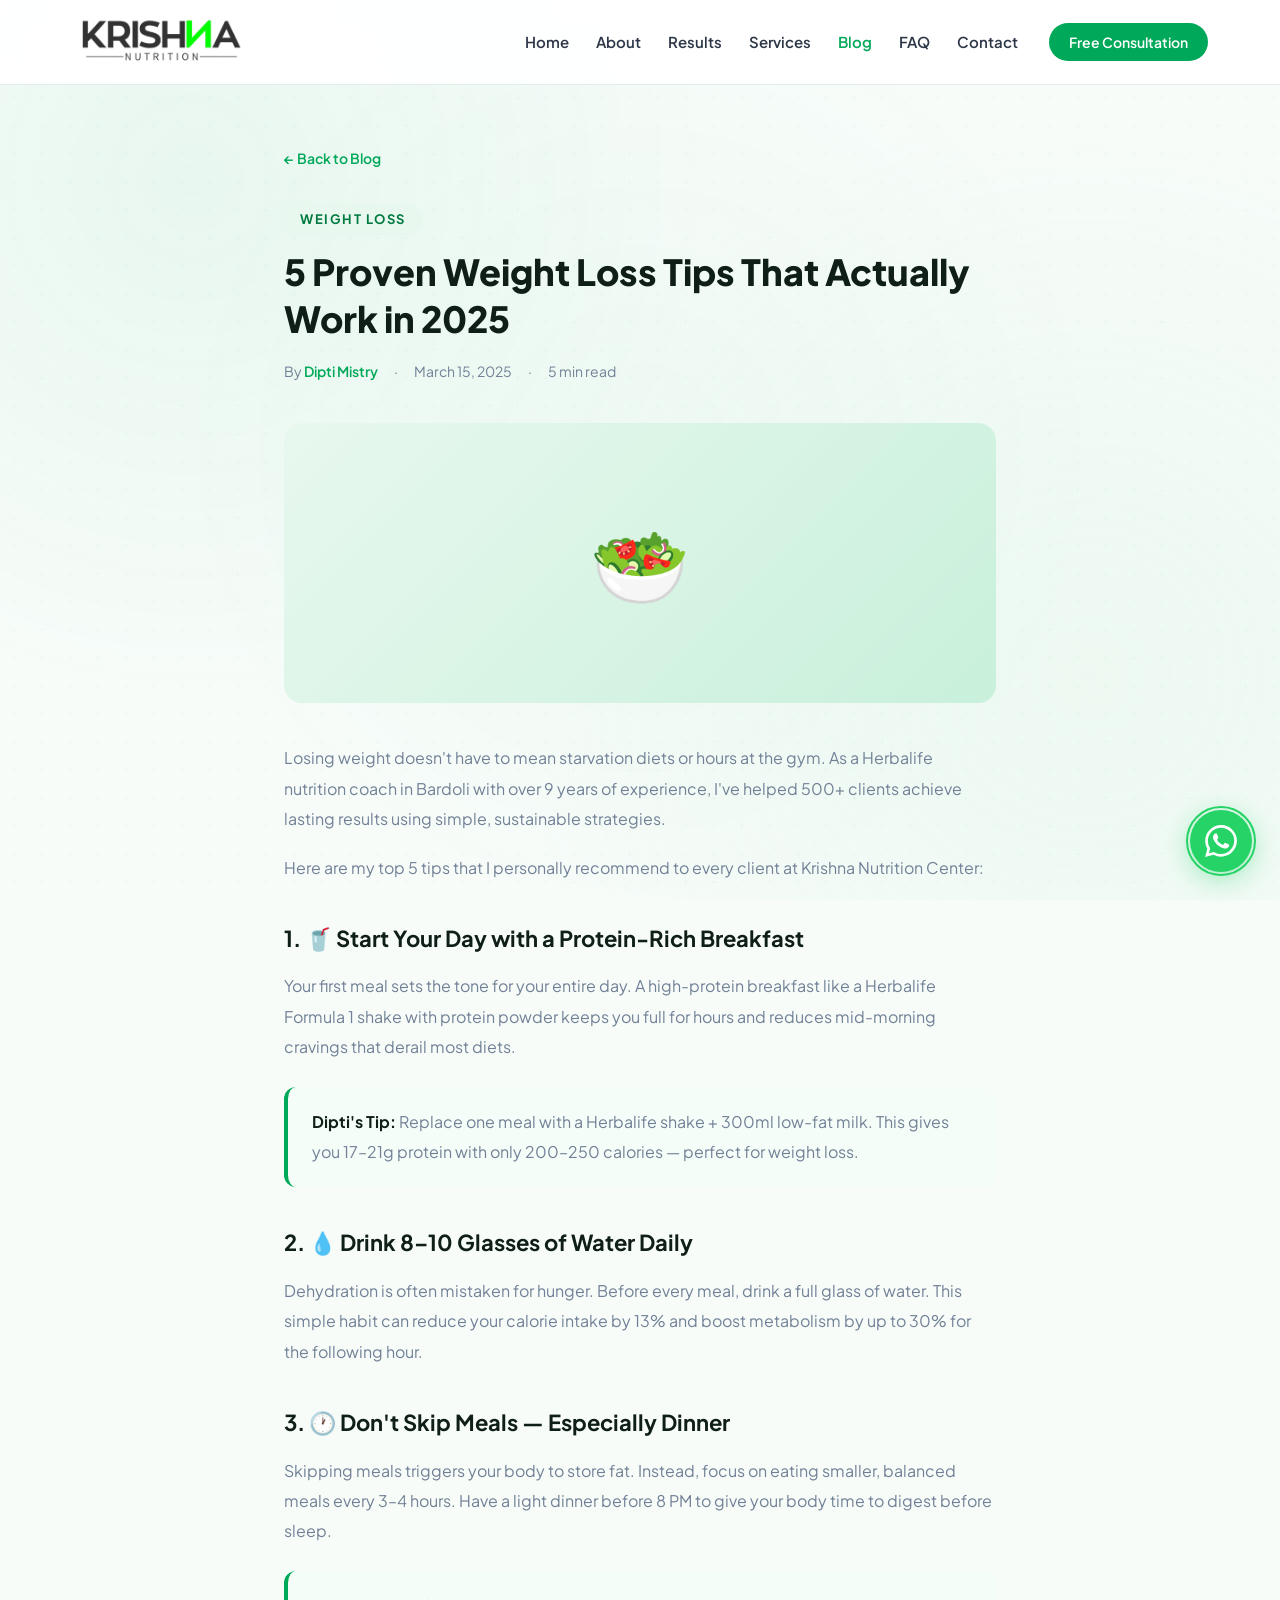
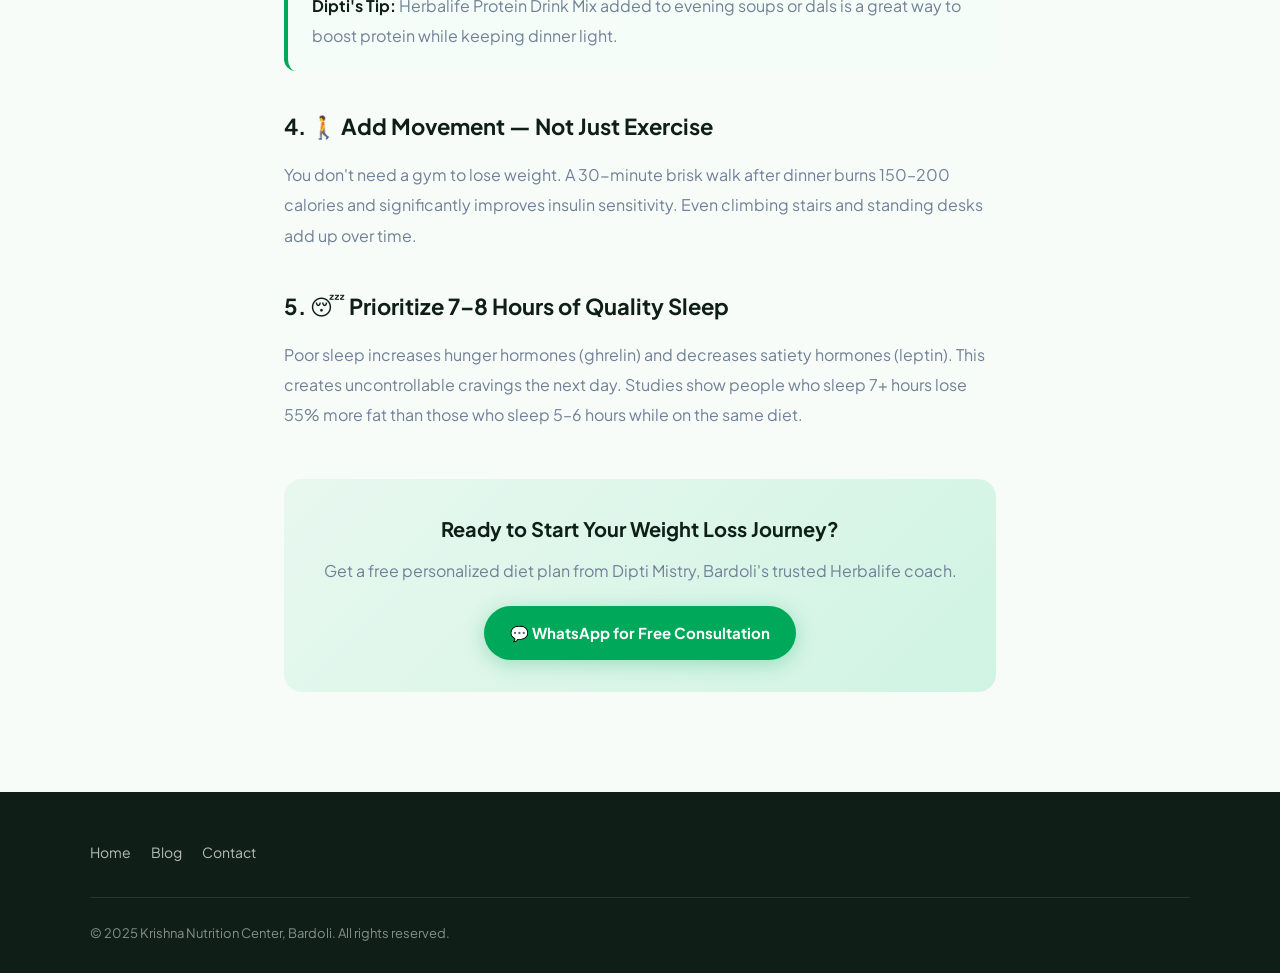
<file: blog/5-tips-weight-loss-bardoli.html>
<!DOCTYPE html>
<html lang="en">
<head>
  <meta charset="UTF-8"/>
  <meta name="viewport" content="width=device-width, initial-scale=1.0"/>
  <title>5 Proven Weight Loss Tips That Actually Work in 2025 | Krishna Nutrition Bardoli</title>
  <meta name="description" content="Struggling to lose weight? Dipti Mistry, top Herbalife coach in Bardoli, shares 5 proven weight loss strategies that deliver real, lasting results.">
  <meta name="robots" content="index, follow">
  <link rel="canonical" href="https://krishnanutrition.com/blog/5-tips-weight-loss-bardoli.html"/>
  <link rel="preconnect" href="https://fonts.googleapis.com">
  <link href="https://fonts.googleapis.com/css2?family=Plus+Jakarta+Sans:wght@400;500;600;700;800&display=swap" rel="stylesheet">
  <link rel="stylesheet" href="../style.css">
  <script type="application/ld+json">
  {
    "@context": "https://schema.org",
    "@type": "Article",
    "headline": "5 Proven Weight Loss Tips That Actually Work in 2025",
    "author": { "@type": "Person", "name": "Dipti Mistry" },
    "publisher": { "@type": "Organization", "name": "Krishna Nutrition" },
    "datePublished": "2025-03-15",
    "description": "Top 5 science-backed weight loss tips from Herbalife coach Dipti Mistry in Bardoli, Gujarat."
  }
  </script>
  <style>
    .blog-post { max-width: 760px; margin: 0 auto; padding: 60px 24px 100px; }
    .blog-post-header { margin-bottom: 40px; }
    .blog-post-header h1 { font-size: 36px; font-weight: 800; color: var(--dark); line-height: 1.3; margin-bottom: 16px; }
    .blog-meta { display: flex; align-items: center; gap: 16px; color: var(--text-muted); font-size: 14px; flex-wrap: wrap; }
    .blog-author { font-weight: 600; color: var(--primary); }
    .blog-thumb { width:100%; height:280px; background:linear-gradient(135deg,#e8f8ef,#c8f0da); border-radius:18px; display:flex;align-items:center;justify-content:center;font-size:80px;margin-bottom:40px;}
    .blog-body h2 { font-size: 22px; font-weight: 700; color: var(--dark); margin: 36px 0 14px; }
    .blog-body p { color: var(--text-muted); line-height: 1.9; margin-bottom: 18px; font-size: 16px; }
    .blog-body strong { color: var(--dark); }
    .tip-box { background: var(--secondary); border-left: 4px solid var(--primary); padding: 20px 24px; border-radius: 12px; margin: 24px 0; }
    .tip-box p { margin: 0; }
    .blog-cta-box { background: linear-gradient(135deg, #e8f8ef, #d0f4e4); padding: 32px; border-radius: 18px; text-align: center; margin-top: 48px; }
    .blog-cta-box h3 { font-size: 20px; font-weight: 700; color: var(--dark); margin-bottom: 10px; }
    .blog-cta-box p { color: var(--text-muted); margin-bottom: 20px; }
    .back-link { display:inline-flex;align-items:center;gap:6px;color:var(--primary);font-weight:600;text-decoration:none;margin-bottom:32px;font-size:14px;}
  </style>
</head>
<body>
<header id="site-header">
  <a href="../index.html" class="logo"><img src="../images/mainlogo.png" alt="Krishna Nutrition" height="52"></a>
  <button class="menu-toggle" id="menuToggle"><span></span><span></span><span></span></button>
  <nav id="navMenu">
    <a href="../index.html">Home</a>
    <a href="../index.html#about">About</a>
    <a href="../index.html#results">Results</a>
    <a href="../index.html#services">Services</a>
    <a href="../blog.html" style="color:var(--primary)">Blog</a>
    <a href="../index.html#faq">FAQ</a>
    <a href="../index.html#contact">Contact</a>
    <a href="https://wa.link/cjnxnb" class="nav-cta" target="_blank" rel="noopener">Free Consultation</a>
  </nav>
</header>

<main>
  <div class="blog-post">
    <a href="../blog.html" class="back-link">← Back to Blog</a>
    <div class="blog-post-header">
      <span class="section-label">Weight Loss</span>
      <h1>5 Proven Weight Loss Tips That Actually Work in 2025</h1>
      <div class="blog-meta">
        <span>By <span class="blog-author">Dipti Mistry</span></span>
        <span>·</span>
        <time datetime="2025-03-15">March 15, 2025</time>
        <span>·</span>
        <span>5 min read</span>
      </div>
    </div>
    <div class="blog-thumb">🥗</div>
    <div class="blog-body">
      <p>Losing weight doesn't have to mean starvation diets or hours at the gym. As a Herbalife nutrition coach in Bardoli with over 9 years of experience, I've helped 500+ clients achieve lasting results using simple, sustainable strategies.</p>
      <p>Here are my top 5 tips that I personally recommend to every client at Krishna Nutrition Center:</p>

      <h2>1. 🥤 Start Your Day with a Protein-Rich Breakfast</h2>
      <p>Your first meal sets the tone for your entire day. A high-protein breakfast like a Herbalife Formula 1 shake with protein powder keeps you full for hours and reduces mid-morning cravings that derail most diets.</p>
      <div class="tip-box">
        <p><strong>Dipti's Tip:</strong> Replace one meal with a Herbalife shake + 300ml low-fat milk. This gives you 17–21g protein with only 200–250 calories — perfect for weight loss.</p>
      </div>

      <h2>2. 💧 Drink 8–10 Glasses of Water Daily</h2>
      <p>Dehydration is often mistaken for hunger. Before every meal, drink a full glass of water. This simple habit can reduce your calorie intake by 13% and boost metabolism by up to 30% for the following hour.</p>

      <h2>3. 🕐 Don't Skip Meals — Especially Dinner</h2>
      <p>Skipping meals triggers your body to store fat. Instead, focus on eating smaller, balanced meals every 3–4 hours. Have a light dinner before 8 PM to give your body time to digest before sleep.</p>
      <div class="tip-box">
        <p><strong>Dipti's Tip:</strong> Herbalife Protein Drink Mix added to evening soups or dals is a great way to boost protein while keeping dinner light.</p>
      </div>

      <h2>4. 🚶 Add Movement — Not Just Exercise</h2>
      <p>You don't need a gym to lose weight. A 30-minute brisk walk after dinner burns 150–200 calories and significantly improves insulin sensitivity. Even climbing stairs and standing desks add up over time.</p>

      <h2>5. 😴 Prioritize 7–8 Hours of Quality Sleep</h2>
      <p>Poor sleep increases hunger hormones (ghrelin) and decreases satiety hormones (leptin). This creates uncontrollable cravings the next day. Studies show people who sleep 7+ hours lose 55% more fat than those who sleep 5–6 hours while on the same diet.</p>

      <div class="blog-cta-box">
        <h3>Ready to Start Your Weight Loss Journey?</h3>
        <p>Get a free personalized diet plan from Dipti Mistry, Bardoli's trusted Herbalife coach.</p>
        <a href="https://wa.link/cjnxnb" class="btn primary" target="_blank" rel="noopener">💬 WhatsApp for Free Consultation</a>
      </div>
    </div>
  </div>
</main>

<a href="https://wa.link/cjnxnb" class="float-whatsapp" target="_blank" rel="noopener" aria-label="Chat on WhatsApp">
  <span class="fab-tooltip">Chat with us!</span>
  <svg class="fab-wa-icon" viewBox="0 0 24 24" fill="currentColor" aria-hidden="true" width="32" height="32">
    <path d="M17.472 14.382c-.297-.149-1.758-.867-2.03-.967-.273-.099-.471-.148-.67.15-.197.297-.767.966-.94 1.164-.173.199-.347.223-.644.075-.297-.15-1.255-.463-2.39-1.475-.883-.788-1.48-1.761-1.653-2.059-.173-.297-.018-.458.13-.606.134-.133.298-.347.446-.52.149-.174.198-.298.298-.497.099-.198.05-.371-.025-.52-.075-.149-.669-1.612-.916-2.207-.242-.579-.487-.5-.669-.51-.173-.008-.371-.01-.57-.01-.198 0-.52.074-.792.372-.272.297-1.04 1.016-1.04 2.479 0 1.462 1.065 2.875 1.213 3.074.149.198 2.096 3.2 5.077 4.487.709.306 1.262.489 1.694.625.712.227 1.36.195 1.871.118.571-.085 1.758-.719 2.006-1.413.248-.694.248-1.289.173-1.413-.074-.124-.272-.198-.57-.347m-5.421 7.403h-.004a9.87 9.87 0 01-5.031-1.378l-.361-.214-3.741.982.998-3.648-.235-.374a9.86 9.86 0 01-1.51-5.26c.001-5.45 4.436-9.884 9.888-9.884 2.64 0 5.122 1.03 6.988 2.898a9.825 9.825 0 012.893 6.994c-.003 5.45-4.437 9.884-9.885 9.884m8.413-18.297A11.815 11.815 0 0012.05 0C5.495 0 .16 5.335.157 11.892c0 2.096.547 4.142 1.588 5.945L.057 24l6.305-1.654a11.882 11.882 0 005.683 1.448h.005c6.554 0 11.89-5.335 11.893-11.893a11.821 11.821 0 00-3.48-8.413z"/>
  </svg>
  <span class="fab-pulse-ring" aria-hidden="true"></span>
</a>

<footer>
  <div class="footer-inner">
    <div class="footer-links">
      <a href="../index.html">Home</a>
      <a href="../blog.html">Blog</a>
      <a href="../index.html#contact">Contact</a>
    </div>
    <div class="footer-bottom">
      <p>© 2025 Krishna Nutrition Center, Bardoli. All rights reserved.</p>
    </div>
  </div>
</footer>
<script defer>
  const m=document.getElementById('menuToggle'),n=document.getElementById('navMenu');
  m.addEventListener('click',()=>{m.classList.toggle('active');n.classList.toggle('mobile-open');});
  window.addEventListener('scroll',()=>{document.getElementById('site-header').classList.toggle('scrolled',scrollY>50);});
</script>
</body>
</html>
</file>
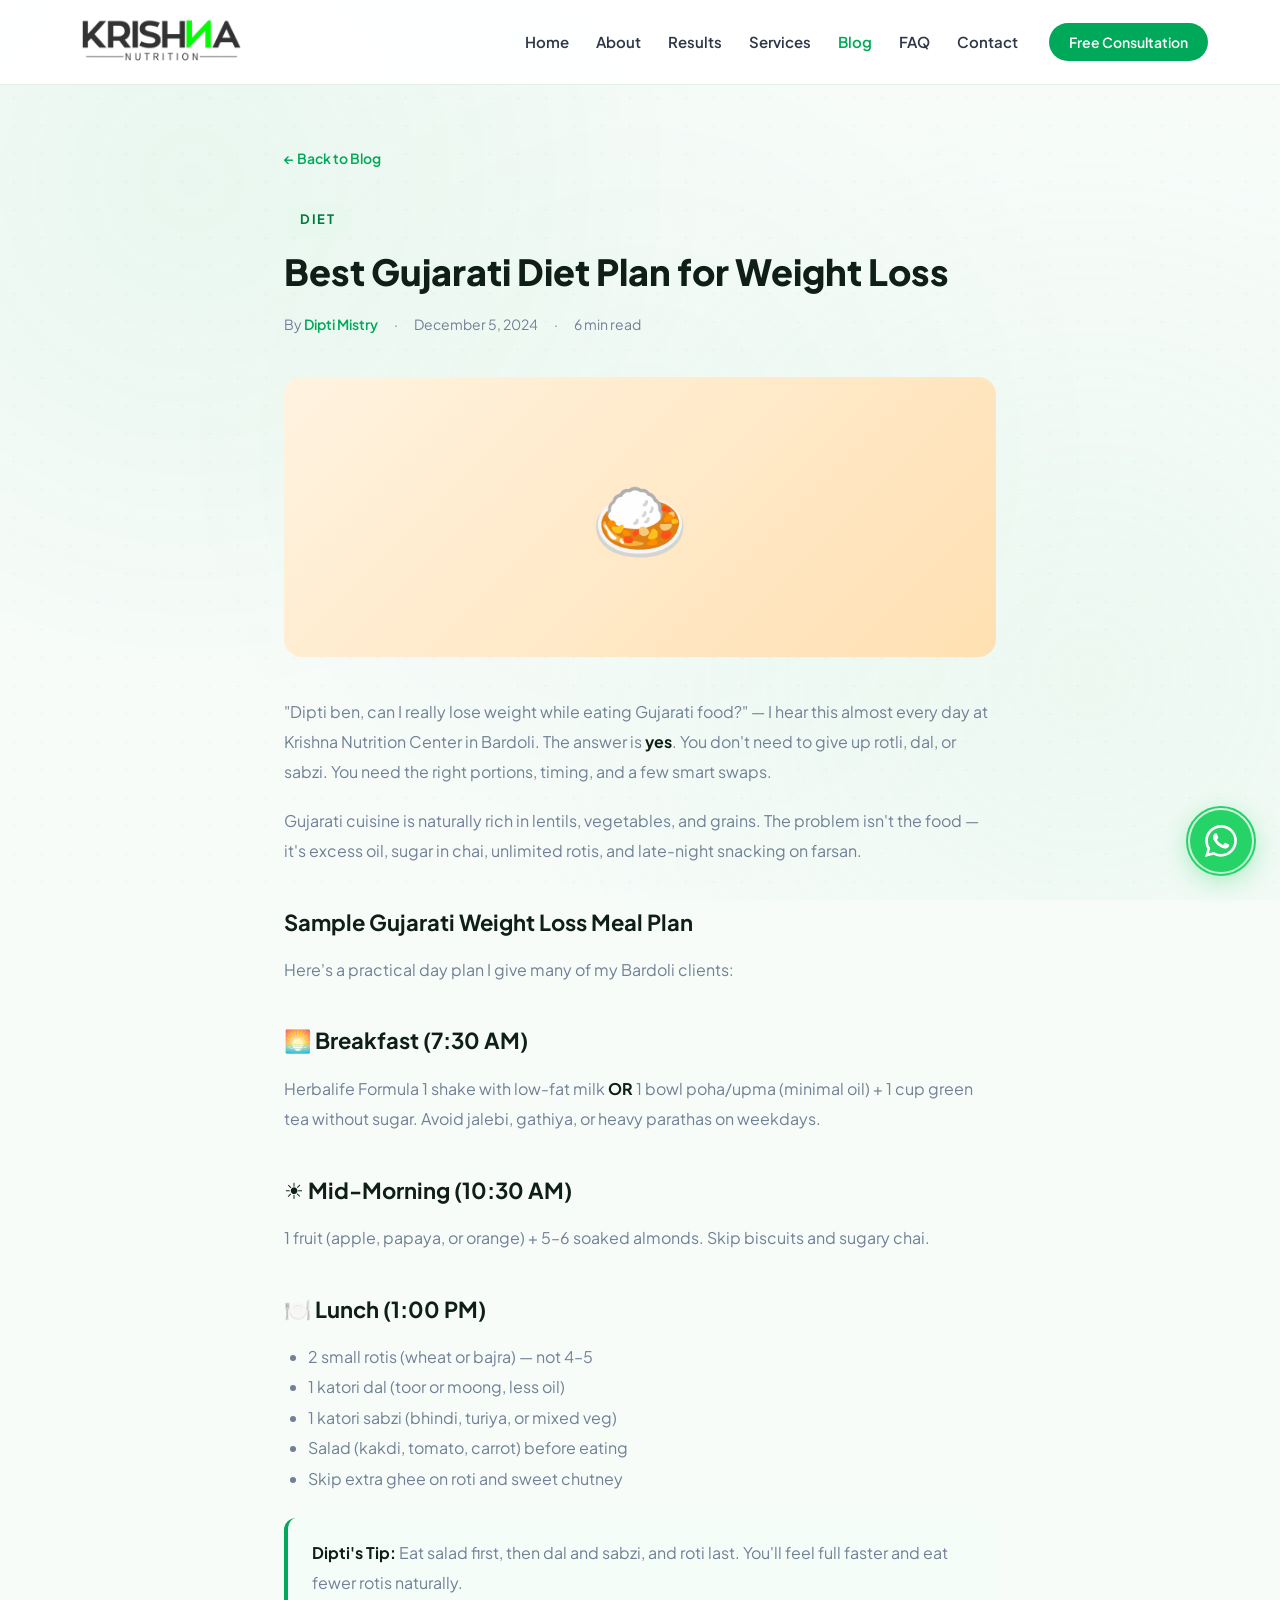
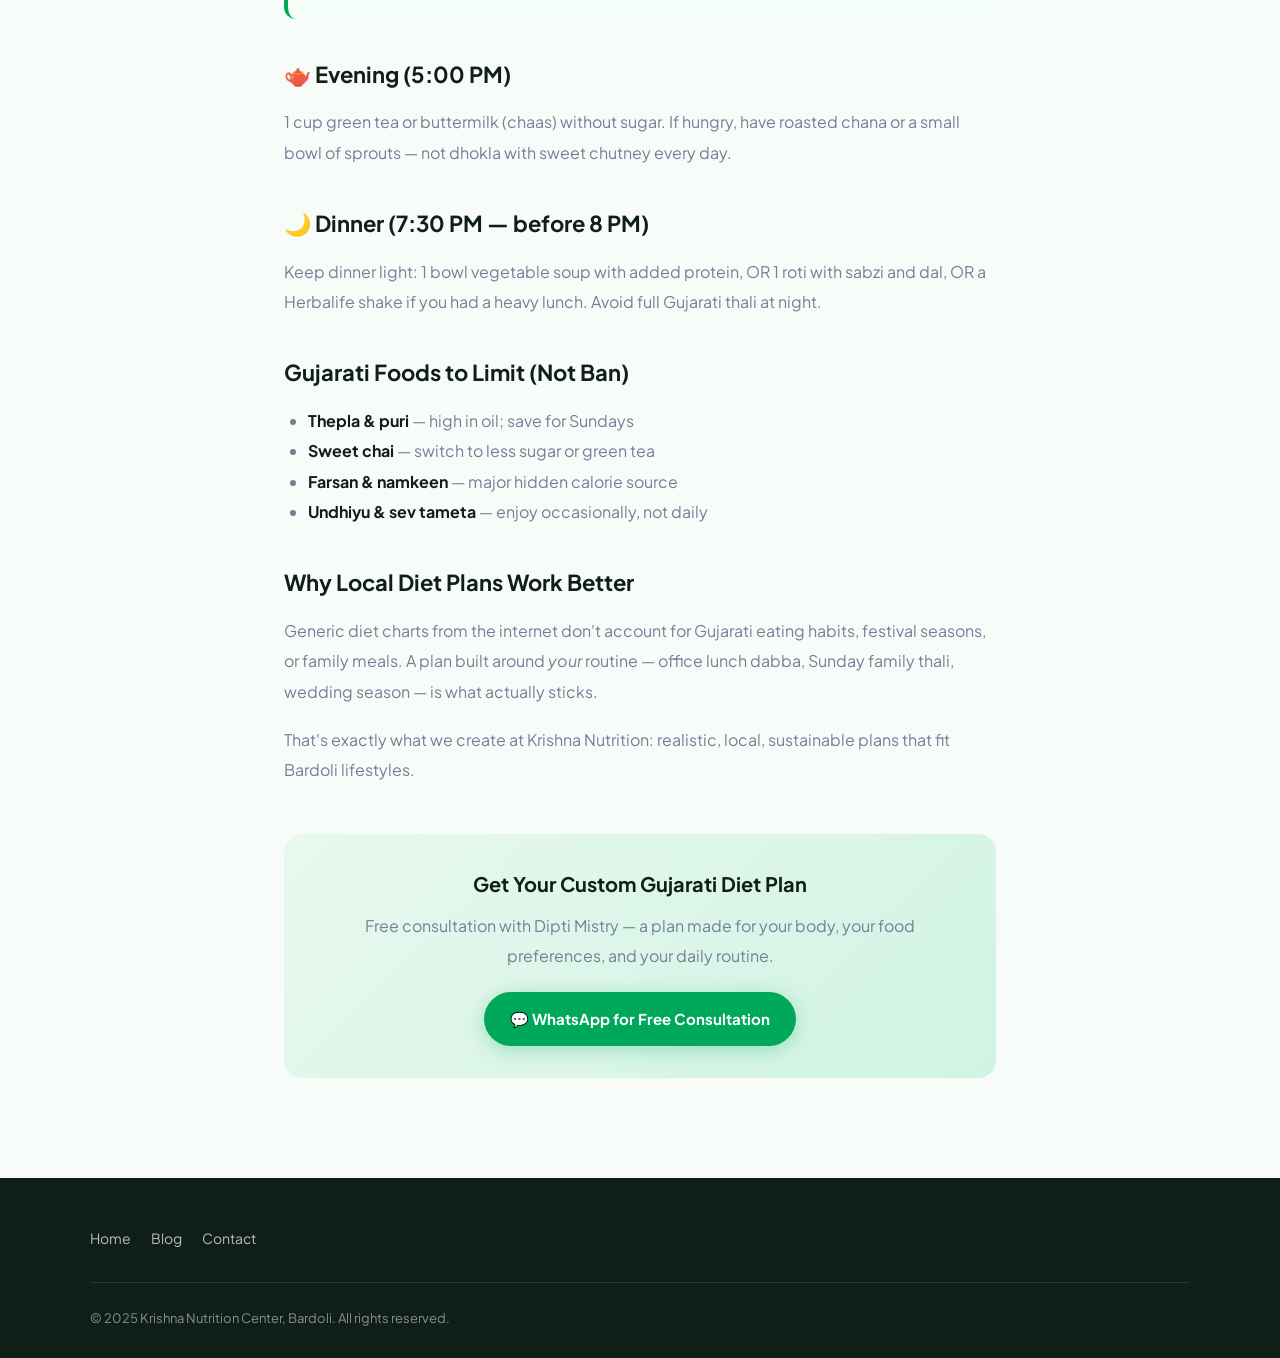
<file: blog/gujarati-diet-weight-loss.html>
<!DOCTYPE html>
<html lang="en">
<head>
  <meta charset="UTF-8"/>
  <meta name="viewport" content="width=device-width, initial-scale=1.0"/>
  <title>Best Gujarati Diet Plan for Weight Loss | Krishna Nutrition Bardoli</title>
  <meta name="description" content="Can you lose weight on a Gujarati diet? Dipti Mistry shares a practical local meal plan for Bardoli & South Gujarat that works with your favourite foods.">
  <meta name="robots" content="index, follow">
  <link rel="canonical" href="https://krishnanutrition.com/blog/gujarati-diet-weight-loss.html"/>
  <link rel="preconnect" href="https://fonts.googleapis.com">
  <link href="https://fonts.googleapis.com/css2?family=Plus+Jakarta+Sans:wght@400;500;600;700;800&display=swap" rel="stylesheet">
  <link rel="stylesheet" href="../style.css">
  <script type="application/ld+json">
  {
    "@context": "https://schema.org",
    "@type": "Article",
    "headline": "Best Gujarati Diet Plan for Weight Loss",
    "author": { "@type": "Person", "name": "Dipti Mistry" },
    "publisher": { "@type": "Organization", "name": "Krishna Nutrition" },
    "datePublished": "2024-12-05",
    "description": "Practical Gujarati diet plan for weight loss in Bardoli and South Gujarat by Dipti Mistry."
  }
  </script>
  <style>
    .blog-post { max-width: 760px; margin: 0 auto; padding: 60px 24px 100px; }
    .blog-post-header { margin-bottom: 40px; }
    .blog-post-header h1 { font-size: 36px; font-weight: 800; color: var(--dark); line-height: 1.3; margin-bottom: 16px; }
    .blog-meta { display: flex; align-items: center; gap: 16px; color: var(--text-muted); font-size: 14px; flex-wrap: wrap; }
    .blog-author { font-weight: 600; color: var(--primary); }
    .blog-thumb { width:100%; height:280px; background:linear-gradient(135deg,#fff3e0,#ffe0b2); border-radius:18px; display:flex;align-items:center;justify-content:center;font-size:80px;margin-bottom:40px;}
    .blog-body h2 { font-size: 22px; font-weight: 700; color: var(--dark); margin: 36px 0 14px; }
    .blog-body p { color: var(--text-muted); line-height: 1.9; margin-bottom: 18px; font-size: 16px; }
    .blog-body strong { color: var(--dark); }
    .blog-body ul { color: var(--text-muted); line-height: 1.9; margin: 0 0 18px 24px; font-size: 16px; }
    .tip-box { background: var(--secondary); border-left: 4px solid var(--primary); padding: 20px 24px; border-radius: 12px; margin: 24px 0; }
    .tip-box p { margin: 0; }
    .blog-cta-box { background: linear-gradient(135deg, #e8f8ef, #d0f4e4); padding: 32px; border-radius: 18px; text-align: center; margin-top: 48px; }
    .blog-cta-box h3 { font-size: 20px; font-weight: 700; color: var(--dark); margin-bottom: 10px; }
    .blog-cta-box p { color: var(--text-muted); margin-bottom: 20px; }
    .back-link { display:inline-flex;align-items:center;gap:6px;color:var(--primary);font-weight:600;text-decoration:none;margin-bottom:32px;font-size:14px;}
  </style>
</head>
<body>
<header id="site-header">
  <a href="../index.html" class="logo"><img src="../images/mainlogo.png" alt="Krishna Nutrition" height="52"></a>
  <button class="menu-toggle" id="menuToggle"><span></span><span></span><span></span></button>
  <nav id="navMenu">
    <a href="../index.html">Home</a>
    <a href="../index.html#about">About</a>
    <a href="../index.html#results">Results</a>
    <a href="../index.html#services">Services</a>
    <a href="../blog.html" style="color:var(--primary)">Blog</a>
    <a href="../index.html#faq">FAQ</a>
    <a href="../index.html#contact">Contact</a>
    <a href="https://wa.link/cjnxnb" class="nav-cta" target="_blank" rel="noopener">Free Consultation</a>
  </nav>
</header>

<main>
  <div class="blog-post">
    <a href="../blog.html" class="back-link">← Back to Blog</a>
    <div class="blog-post-header">
      <span class="section-label">Diet</span>
      <h1>Best Gujarati Diet Plan for Weight Loss</h1>
      <div class="blog-meta">
        <span>By <span class="blog-author">Dipti Mistry</span></span>
        <span>·</span>
        <time datetime="2024-12-05">December 5, 2024</time>
        <span>·</span>
        <span>6 min read</span>
      </div>
    </div>
    <div class="blog-thumb">🍛</div>
    <div class="blog-body">
      <p>"Dipti ben, can I really lose weight while eating Gujarati food?" — I hear this almost every day at Krishna Nutrition Center in Bardoli. The answer is <strong>yes</strong>. You don't need to give up rotli, dal, or sabzi. You need the right portions, timing, and a few smart swaps.</p>
      <p>Gujarati cuisine is naturally rich in lentils, vegetables, and grains. The problem isn't the food — it's excess oil, sugar in chai, unlimited rotis, and late-night snacking on farsan.</p>

      <h2>Sample Gujarati Weight Loss Meal Plan</h2>
      <p>Here's a practical day plan I give many of my Bardoli clients:</p>

      <h2>🌅 Breakfast (7:30 AM)</h2>
      <p>Herbalife Formula 1 shake with low-fat milk <strong>OR</strong> 1 bowl poha/upma (minimal oil) + 1 cup green tea without sugar. Avoid jalebi, gathiya, or heavy parathas on weekdays.</p>

      <h2>☀️ Mid-Morning (10:30 AM)</h2>
      <p>1 fruit (apple, papaya, or orange) + 5–6 soaked almonds. Skip biscuits and sugary chai.</p>

      <h2>🍽️ Lunch (1:00 PM)</h2>
      <ul>
        <li>2 small rotis (wheat or bajra) — not 4–5</li>
        <li>1 katori dal (toor or moong, less oil)</li>
        <li>1 katori sabzi (bhindi, turiya, or mixed veg)</li>
        <li>Salad (kakdi, tomato, carrot) before eating</li>
        <li>Skip extra ghee on roti and sweet chutney</li>
      </ul>
      <div class="tip-box">
        <p><strong>Dipti's Tip:</strong> Eat salad first, then dal and sabzi, and roti last. You'll feel full faster and eat fewer rotis naturally.</p>
      </div>

      <h2>🫖 Evening (5:00 PM)</h2>
      <p>1 cup green tea or buttermilk (chaas) without sugar. If hungry, have roasted chana or a small bowl of sprouts — not dhokla with sweet chutney every day.</p>

      <h2>🌙 Dinner (7:30 PM — before 8 PM)</h2>
      <p>Keep dinner light: 1 bowl vegetable soup with added protein, OR 1 roti with sabzi and dal, OR a Herbalife shake if you had a heavy lunch. Avoid full Gujarati thali at night.</p>

      <h2>Gujarati Foods to Limit (Not Ban)</h2>
      <ul>
        <li><strong>Thepla & puri</strong> — high in oil; save for Sundays</li>
        <li><strong>Sweet chai</strong> — switch to less sugar or green tea</li>
        <li><strong>Farsan & namkeen</strong> — major hidden calorie source</li>
        <li><strong>Undhiyu & sev tameta</strong> — enjoy occasionally, not daily</li>
      </ul>

      <h2>Why Local Diet Plans Work Better</h2>
      <p>Generic diet charts from the internet don't account for Gujarati eating habits, festival seasons, or family meals. A plan built around <em>your</em> routine — office lunch dabba, Sunday family thali, wedding season — is what actually sticks.</p>
      <p>That's exactly what we create at Krishna Nutrition: realistic, local, sustainable plans that fit Bardoli lifestyles.</p>

      <div class="blog-cta-box">
        <h3>Get Your Custom Gujarati Diet Plan</h3>
        <p>Free consultation with Dipti Mistry — a plan made for your body, your food preferences, and your daily routine.</p>
        <a href="https://wa.link/cjnxnb" class="btn primary" target="_blank" rel="noopener">💬 WhatsApp for Free Consultation</a>
      </div>
    </div>
  </div>
</main>

<a href="https://wa.link/cjnxnb" class="float-whatsapp" target="_blank" rel="noopener" aria-label="Chat on WhatsApp">
  <span class="fab-tooltip">Chat with us!</span>
  <svg class="fab-wa-icon" viewBox="0 0 24 24" fill="currentColor" aria-hidden="true" width="32" height="32">
    <path d="M17.472 14.382c-.297-.149-1.758-.867-2.03-.967-.273-.099-.471-.148-.67.15-.197.297-.767.966-.94 1.164-.173.199-.347.223-.644.075-.297-.15-1.255-.463-2.39-1.475-.883-.788-1.48-1.761-1.653-2.059-.173-.297-.018-.458.13-.606.134-.133.298-.347.446-.52.149-.174.198-.298.298-.497.099-.198.05-.371-.025-.52-.075-.149-.669-1.612-.916-2.207-.242-.579-.487-.5-.669-.51-.173-.008-.371-.01-.57-.01-.198 0-.52.074-.792.372-.272.297-1.04 1.016-1.04 2.479 0 1.462 1.065 2.875 1.213 3.074.149.198 2.096 3.2 5.077 4.487.709.306 1.262.489 1.694.625.712.227 1.36.195 1.871.118.571-.085 1.758-.719 2.006-1.413.248-.694.248-1.289.173-1.413-.074-.124-.272-.198-.57-.347m-5.421 7.403h-.004a9.87 9.87 0 01-5.031-1.378l-.361-.214-3.741.982.998-3.648-.235-.374a9.86 9.86 0 01-1.51-5.26c.001-5.45 4.436-9.884 9.888-9.884 2.64 0 5.122 1.03 6.988 2.898a9.825 9.825 0 012.893 6.994c-.003 5.45-4.437 9.884-9.885 9.884m8.413-18.297A11.815 11.815 0 0012.05 0C5.495 0 .16 5.335.157 11.892c0 2.096.547 4.142 1.588 5.945L.057 24l6.305-1.654a11.882 11.882 0 005.683 1.448h.005c6.554 0 11.89-5.335 11.893-11.893a11.821 11.821 0 00-3.48-8.413z"/>
  </svg>
  <span class="fab-pulse-ring" aria-hidden="true"></span>
</a>

<footer>
  <div class="footer-inner">
    <div class="footer-links">
      <a href="../index.html">Home</a>
      <a href="../blog.html">Blog</a>
      <a href="../index.html#contact">Contact</a>
    </div>
    <div class="footer-bottom">
      <p>© 2025 Krishna Nutrition Center, Bardoli. All rights reserved.</p>
    </div>
  </div>
</footer>
<script defer>
  const m=document.getElementById('menuToggle'),n=document.getElementById('navMenu');
  m.addEventListener('click',()=>{m.classList.toggle('active');n.classList.toggle('mobile-open');});
  window.addEventListener('scroll',()=>{document.getElementById('site-header').classList.toggle('scrolled',scrollY>50);});
</script>
</body>
</html>
</file>
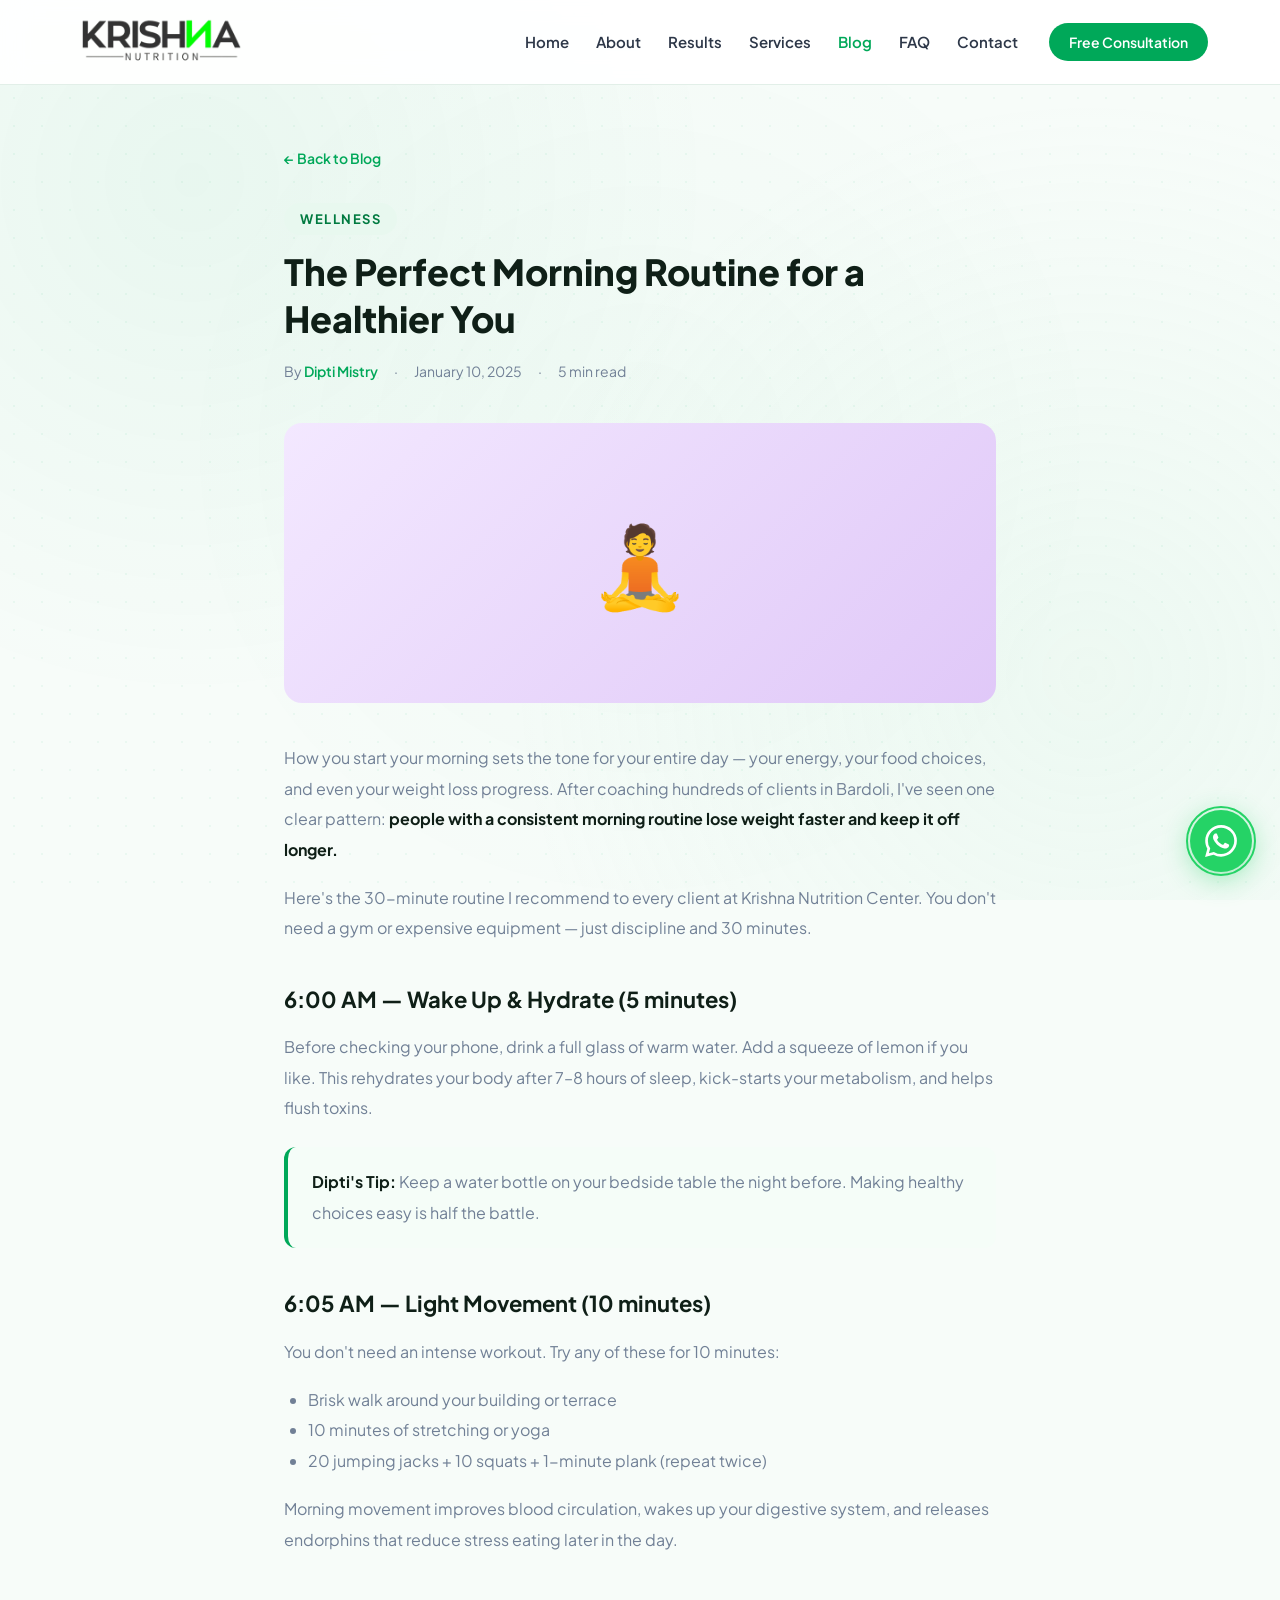
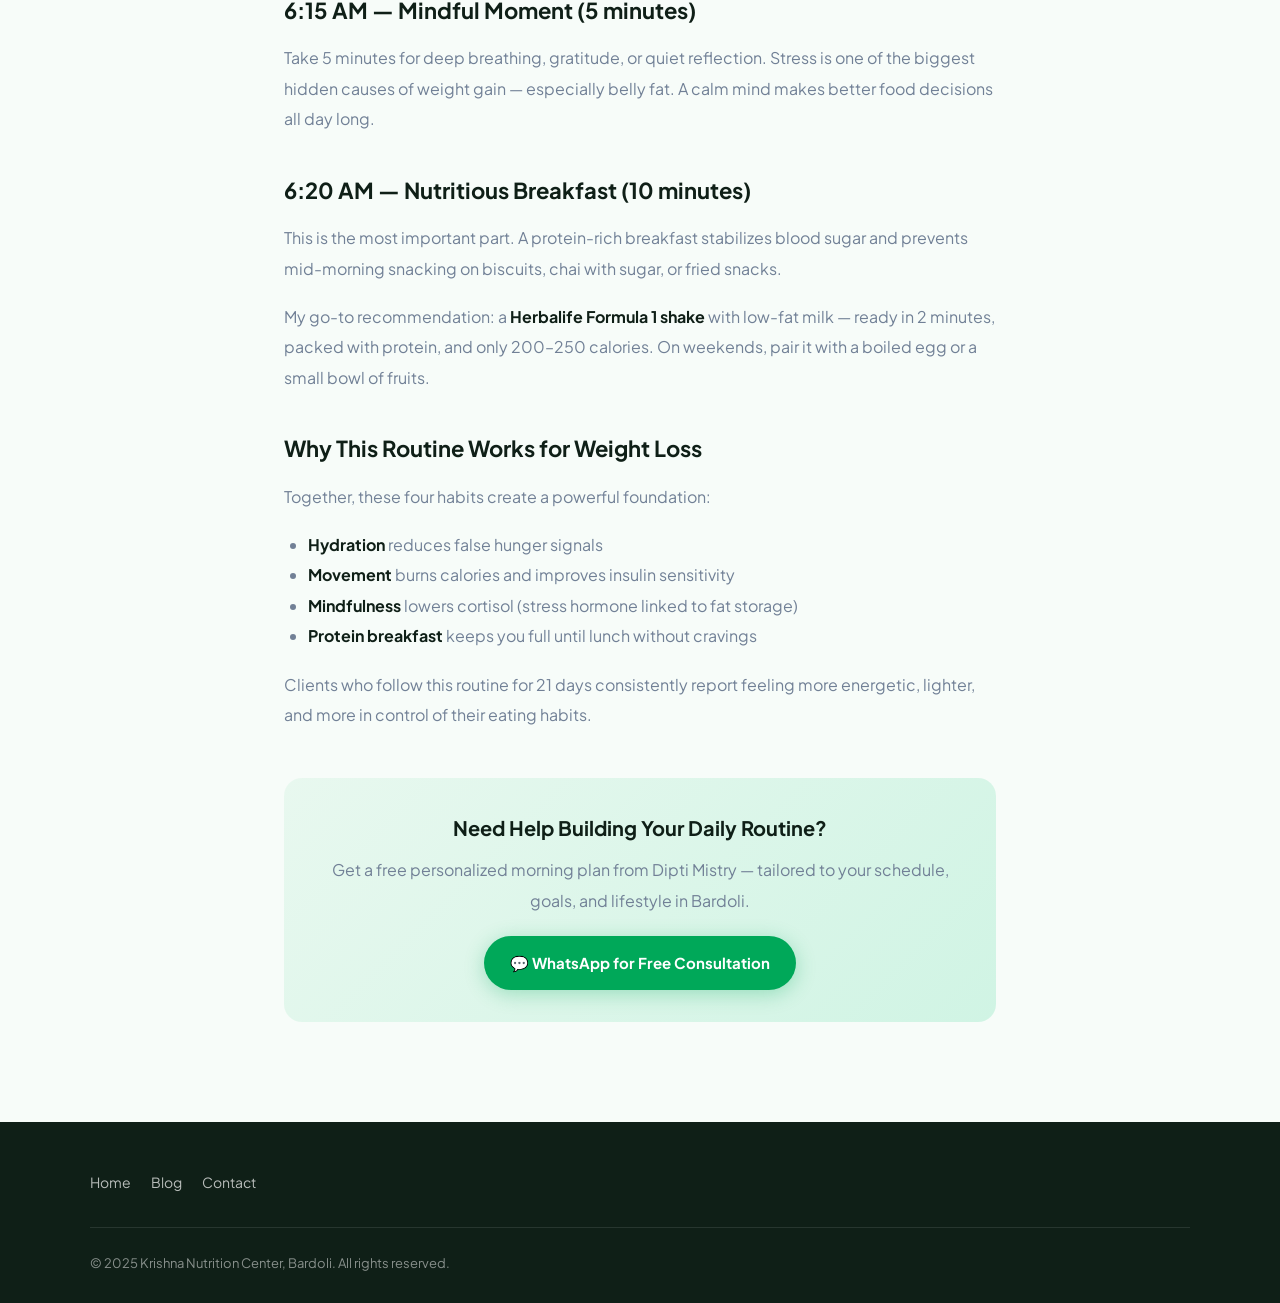
<file: blog/healthy-morning-routine.html>
<!DOCTYPE html>
<html lang="en">
<head>
  <meta charset="UTF-8"/>
  <meta name="viewport" content="width=device-width, initial-scale=1.0"/>
  <title>The Perfect Morning Routine for a Healthier You | Krishna Nutrition Bardoli</title>
  <meta name="description" content="Start your day with energy and focus. Dipti Mistry shares a simple 30-minute morning routine for weight management and better health in Bardoli.">
  <meta name="robots" content="index, follow">
  <link rel="canonical" href="https://krishnanutrition.com/blog/healthy-morning-routine.html"/>
  <link rel="preconnect" href="https://fonts.googleapis.com">
  <link href="https://fonts.googleapis.com/css2?family=Plus+Jakarta+Sans:wght@400;500;600;700;800&display=swap" rel="stylesheet">
  <link rel="stylesheet" href="../style.css">
  <script type="application/ld+json">
  {
    "@context": "https://schema.org",
    "@type": "Article",
    "headline": "The Perfect Morning Routine for a Healthier You",
    "author": { "@type": "Person", "name": "Dipti Mistry" },
    "publisher": { "@type": "Organization", "name": "Krishna Nutrition" },
    "datePublished": "2025-01-10",
    "description": "A simple 30-minute morning routine for energy, focus and weight management by Dipti Mistry."
  }
  </script>
  <style>
    .blog-post { max-width: 760px; margin: 0 auto; padding: 60px 24px 100px; }
    .blog-post-header { margin-bottom: 40px; }
    .blog-post-header h1 { font-size: 36px; font-weight: 800; color: var(--dark); line-height: 1.3; margin-bottom: 16px; }
    .blog-meta { display: flex; align-items: center; gap: 16px; color: var(--text-muted); font-size: 14px; flex-wrap: wrap; }
    .blog-author { font-weight: 600; color: var(--primary); }
    .blog-thumb { width:100%; height:280px; background:linear-gradient(135deg,#f3e8ff,#e0c8f8); border-radius:18px; display:flex;align-items:center;justify-content:center;font-size:80px;margin-bottom:40px;}
    .blog-body h2 { font-size: 22px; font-weight: 700; color: var(--dark); margin: 36px 0 14px; }
    .blog-body p { color: var(--text-muted); line-height: 1.9; margin-bottom: 18px; font-size: 16px; }
    .blog-body strong { color: var(--dark); }
    .blog-body ul { color: var(--text-muted); line-height: 1.9; margin: 0 0 18px 24px; font-size: 16px; }
    .tip-box { background: var(--secondary); border-left: 4px solid var(--primary); padding: 20px 24px; border-radius: 12px; margin: 24px 0; }
    .tip-box p { margin: 0; }
    .blog-cta-box { background: linear-gradient(135deg, #e8f8ef, #d0f4e4); padding: 32px; border-radius: 18px; text-align: center; margin-top: 48px; }
    .blog-cta-box h3 { font-size: 20px; font-weight: 700; color: var(--dark); margin-bottom: 10px; }
    .blog-cta-box p { color: var(--text-muted); margin-bottom: 20px; }
    .back-link { display:inline-flex;align-items:center;gap:6px;color:var(--primary);font-weight:600;text-decoration:none;margin-bottom:32px;font-size:14px;}
  </style>
</head>
<body>
<header id="site-header">
  <a href="../index.html" class="logo"><img src="../images/mainlogo.png" alt="Krishna Nutrition" height="52"></a>
  <button class="menu-toggle" id="menuToggle"><span></span><span></span><span></span></button>
  <nav id="navMenu">
    <a href="../index.html">Home</a>
    <a href="../index.html#about">About</a>
    <a href="../index.html#results">Results</a>
    <a href="../index.html#services">Services</a>
    <a href="../blog.html" style="color:var(--primary)">Blog</a>
    <a href="../index.html#faq">FAQ</a>
    <a href="../index.html#contact">Contact</a>
    <a href="https://wa.link/cjnxnb" class="nav-cta" target="_blank" rel="noopener">Free Consultation</a>
  </nav>
</header>

<main>
  <div class="blog-post">
    <a href="../blog.html" class="back-link">← Back to Blog</a>
    <div class="blog-post-header">
      <span class="section-label">Wellness</span>
      <h1>The Perfect Morning Routine for a Healthier You</h1>
      <div class="blog-meta">
        <span>By <span class="blog-author">Dipti Mistry</span></span>
        <span>·</span>
        <time datetime="2025-01-10">January 10, 2025</time>
        <span>·</span>
        <span>5 min read</span>
      </div>
    </div>
    <div class="blog-thumb">🧘</div>
    <div class="blog-body">
      <p>How you start your morning sets the tone for your entire day — your energy, your food choices, and even your weight loss progress. After coaching hundreds of clients in Bardoli, I've seen one clear pattern: <strong>people with a consistent morning routine lose weight faster and keep it off longer.</strong></p>
      <p>Here's the 30-minute routine I recommend to every client at Krishna Nutrition Center. You don't need a gym or expensive equipment — just discipline and 30 minutes.</p>

      <h2>6:00 AM — Wake Up & Hydrate (5 minutes)</h2>
      <p>Before checking your phone, drink a full glass of warm water. Add a squeeze of lemon if you like. This rehydrates your body after 7–8 hours of sleep, kick-starts your metabolism, and helps flush toxins.</p>
      <div class="tip-box">
        <p><strong>Dipti's Tip:</strong> Keep a water bottle on your bedside table the night before. Making healthy choices easy is half the battle.</p>
      </div>

      <h2>6:05 AM — Light Movement (10 minutes)</h2>
      <p>You don't need an intense workout. Try any of these for 10 minutes:</p>
      <ul>
        <li>Brisk walk around your building or terrace</li>
        <li>10 minutes of stretching or yoga</li>
        <li>20 jumping jacks + 10 squats + 1-minute plank (repeat twice)</li>
      </ul>
      <p>Morning movement improves blood circulation, wakes up your digestive system, and releases endorphins that reduce stress eating later in the day.</p>

      <h2>6:15 AM — Mindful Moment (5 minutes)</h2>
      <p>Take 5 minutes for deep breathing, gratitude, or quiet reflection. Stress is one of the biggest hidden causes of weight gain — especially belly fat. A calm mind makes better food decisions all day long.</p>

      <h2>6:20 AM — Nutritious Breakfast (10 minutes)</h2>
      <p>This is the most important part. A protein-rich breakfast stabilizes blood sugar and prevents mid-morning snacking on biscuits, chai with sugar, or fried snacks.</p>
      <p>My go-to recommendation: a <strong>Herbalife Formula 1 shake</strong> with low-fat milk — ready in 2 minutes, packed with protein, and only 200–250 calories. On weekends, pair it with a boiled egg or a small bowl of fruits.</p>

      <h2>Why This Routine Works for Weight Loss</h2>
      <p>Together, these four habits create a powerful foundation:</p>
      <ul>
        <li><strong>Hydration</strong> reduces false hunger signals</li>
        <li><strong>Movement</strong> burns calories and improves insulin sensitivity</li>
        <li><strong>Mindfulness</strong> lowers cortisol (stress hormone linked to fat storage)</li>
        <li><strong>Protein breakfast</strong> keeps you full until lunch without cravings</li>
      </ul>
      <p>Clients who follow this routine for 21 days consistently report feeling more energetic, lighter, and more in control of their eating habits.</p>

      <div class="blog-cta-box">
        <h3>Need Help Building Your Daily Routine?</h3>
        <p>Get a free personalized morning plan from Dipti Mistry — tailored to your schedule, goals, and lifestyle in Bardoli.</p>
        <a href="https://wa.link/cjnxnb" class="btn primary" target="_blank" rel="noopener">💬 WhatsApp for Free Consultation</a>
      </div>
    </div>
  </div>
</main>

<a href="https://wa.link/cjnxnb" class="float-whatsapp" target="_blank" rel="noopener" aria-label="Chat on WhatsApp">
  <span class="fab-tooltip">Chat with us!</span>
  <svg class="fab-wa-icon" viewBox="0 0 24 24" fill="currentColor" aria-hidden="true" width="32" height="32">
    <path d="M17.472 14.382c-.297-.149-1.758-.867-2.03-.967-.273-.099-.471-.148-.67.15-.197.297-.767.966-.94 1.164-.173.199-.347.223-.644.075-.297-.15-1.255-.463-2.39-1.475-.883-.788-1.48-1.761-1.653-2.059-.173-.297-.018-.458.13-.606.134-.133.298-.347.446-.52.149-.174.198-.298.298-.497.099-.198.05-.371-.025-.52-.075-.149-.669-1.612-.916-2.207-.242-.579-.487-.5-.669-.51-.173-.008-.371-.01-.57-.01-.198 0-.52.074-.792.372-.272.297-1.04 1.016-1.04 2.479 0 1.462 1.065 2.875 1.213 3.074.149.198 2.096 3.2 5.077 4.487.709.306 1.262.489 1.694.625.712.227 1.36.195 1.871.118.571-.085 1.758-.719 2.006-1.413.248-.694.248-1.289.173-1.413-.074-.124-.272-.198-.57-.347m-5.421 7.403h-.004a9.87 9.87 0 01-5.031-1.378l-.361-.214-3.741.982.998-3.648-.235-.374a9.86 9.86 0 01-1.51-5.26c.001-5.45 4.436-9.884 9.888-9.884 2.64 0 5.122 1.03 6.988 2.898a9.825 9.825 0 012.893 6.994c-.003 5.45-4.437 9.884-9.885 9.884m8.413-18.297A11.815 11.815 0 0012.05 0C5.495 0 .16 5.335.157 11.892c0 2.096.547 4.142 1.588 5.945L.057 24l6.305-1.654a11.882 11.882 0 005.683 1.448h.005c6.554 0 11.89-5.335 11.893-11.893a11.821 11.821 0 00-3.48-8.413z"/>
  </svg>
  <span class="fab-pulse-ring" aria-hidden="true"></span>
</a>

<footer>
  <div class="footer-inner">
    <div class="footer-links">
      <a href="../index.html">Home</a>
      <a href="../blog.html">Blog</a>
      <a href="../index.html#contact">Contact</a>
    </div>
    <div class="footer-bottom">
      <p>© 2025 Krishna Nutrition Center, Bardoli. All rights reserved.</p>
    </div>
  </div>
</footer>
<script defer>
  const m=document.getElementById('menuToggle'),n=document.getElementById('navMenu');
  m.addEventListener('click',()=>{m.classList.toggle('active');n.classList.toggle('mobile-open');});
  window.addEventListener('scroll',()=>{document.getElementById('site-header').classList.toggle('scrolled',scrollY>50);});
</script>
</body>
</html>
</file>
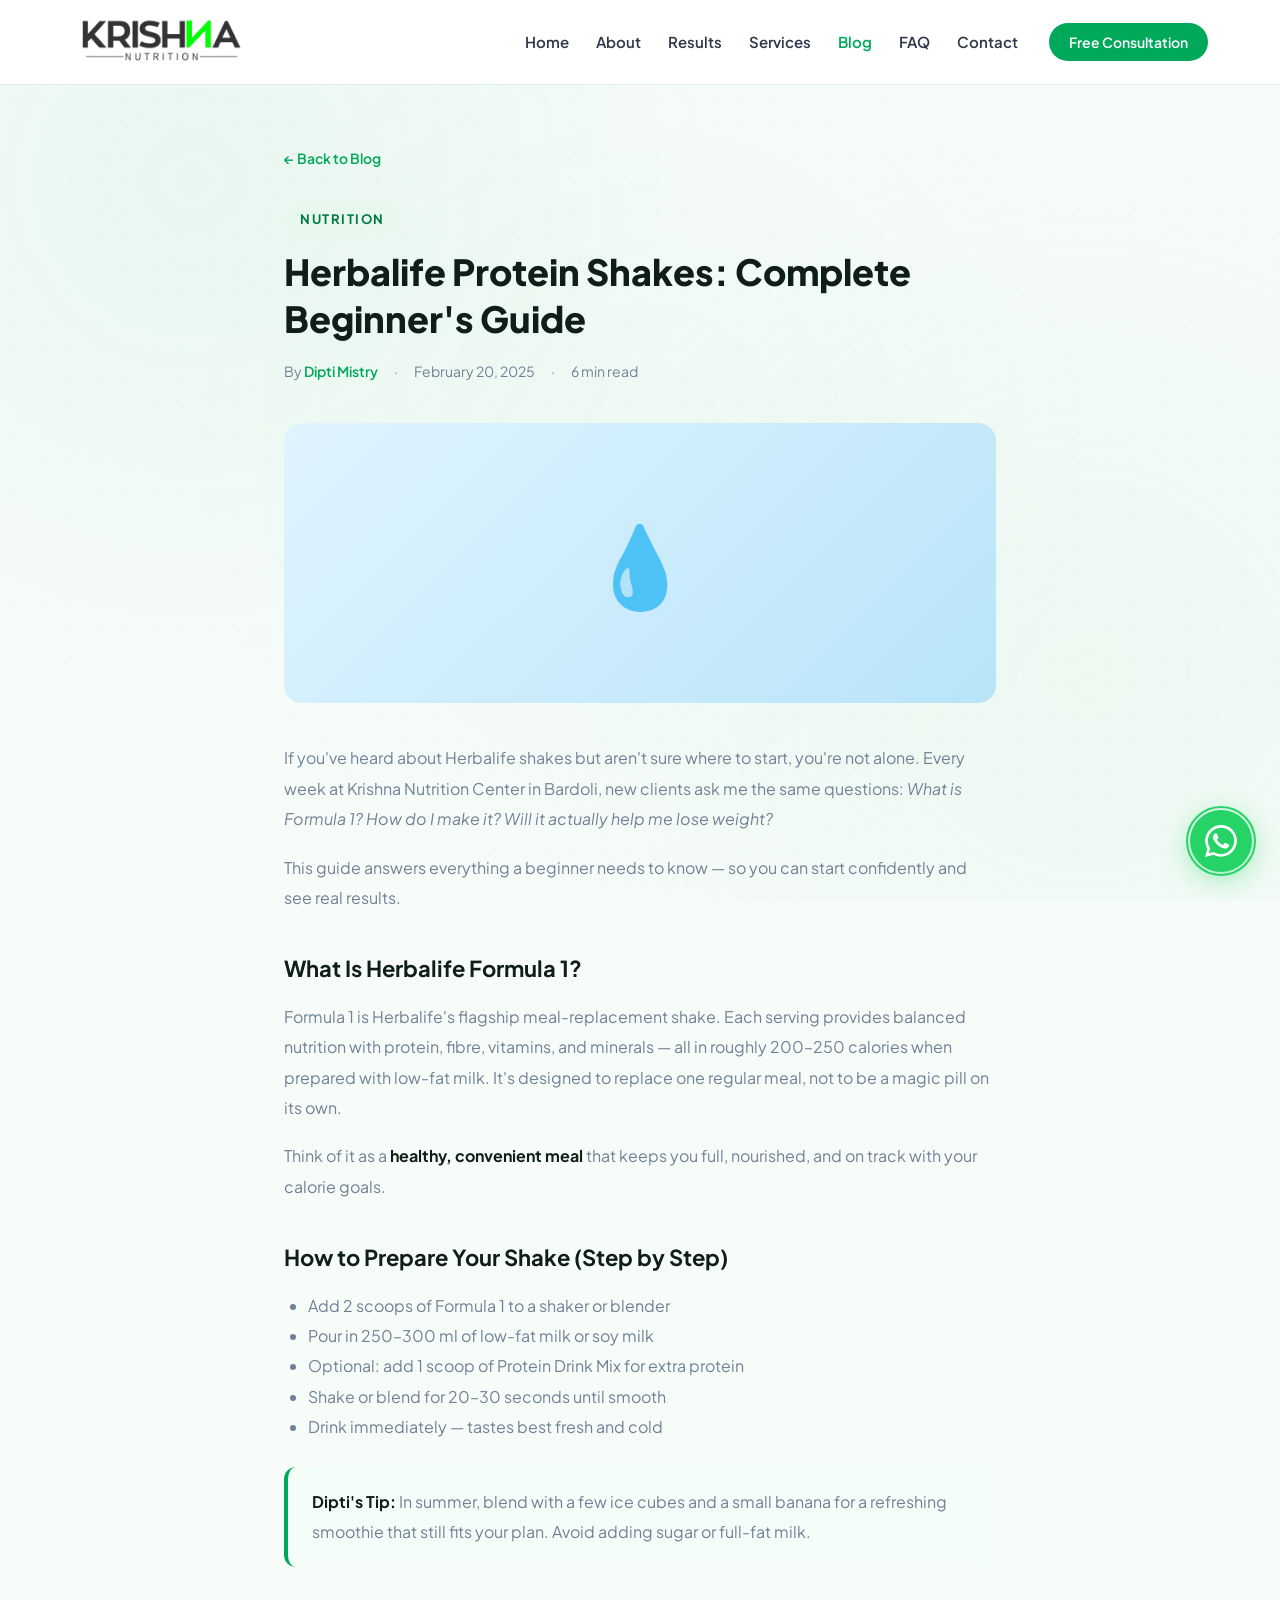
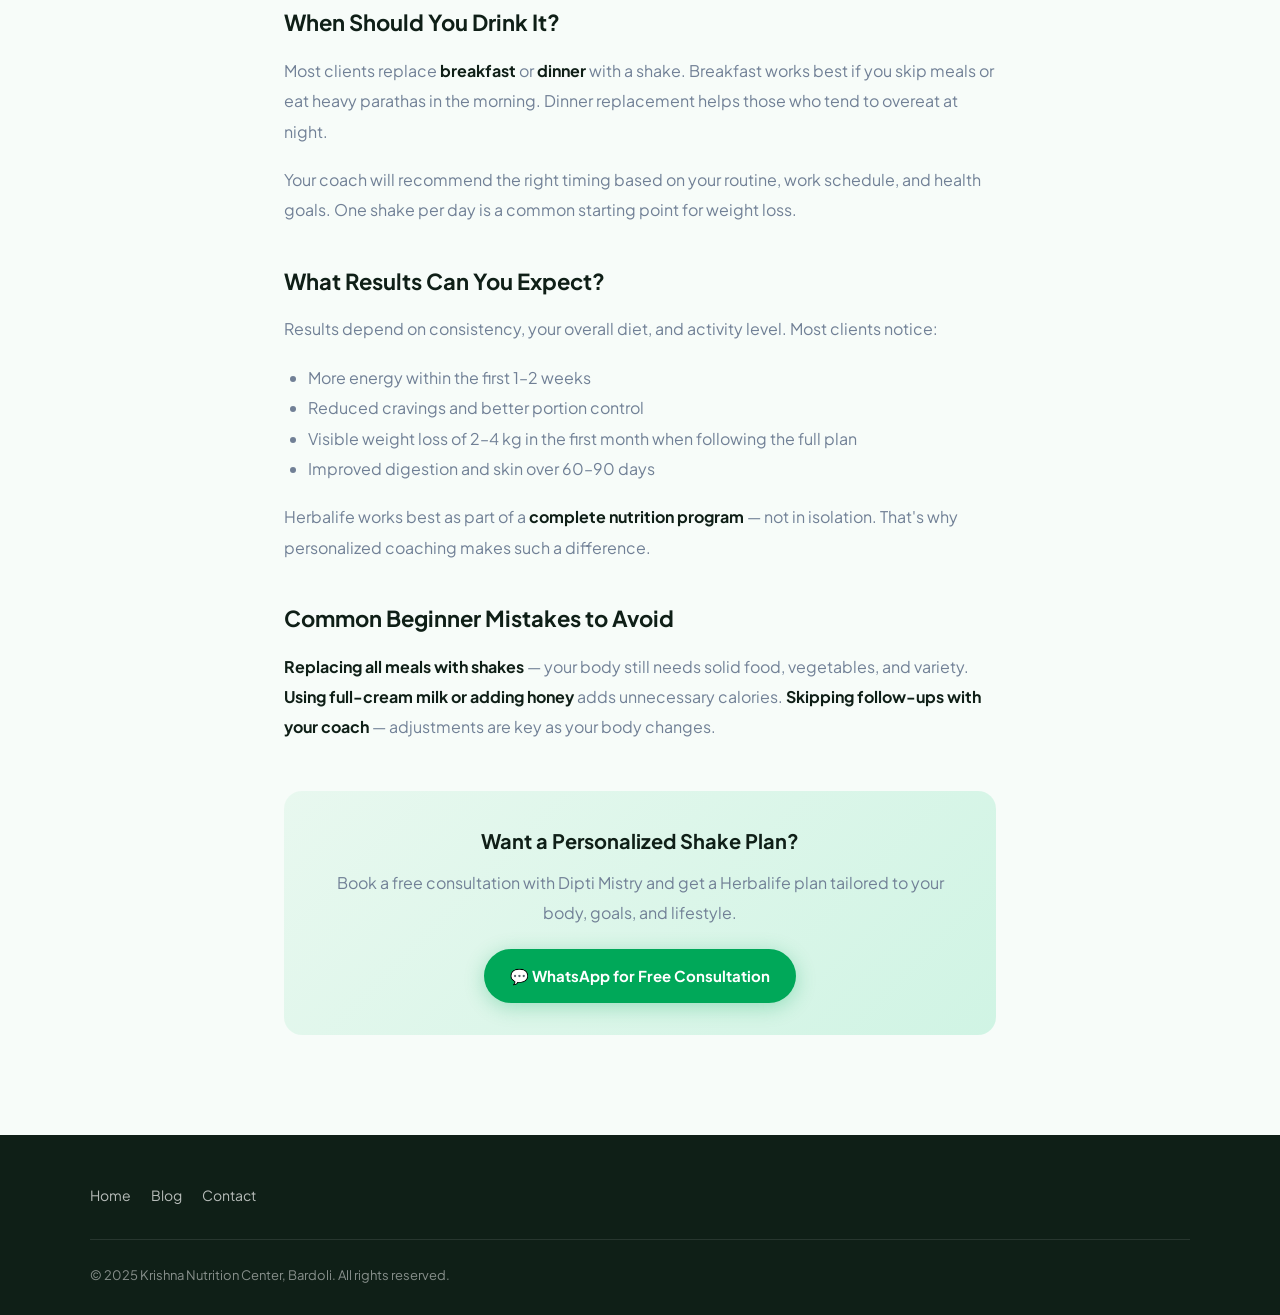
<file: blog/herbalife-shakes-guide.html>
<!DOCTYPE html>
<html lang="en">
<head>
  <meta charset="UTF-8"/>
  <meta name="viewport" content="width=device-width, initial-scale=1.0"/>
  <title>Herbalife Protein Shakes: Complete Beginner's Guide | Krishna Nutrition Bardoli</title>
  <meta name="description" content="New to Herbalife shakes? Dipti Mistry explains how to use Formula 1, when to drink them, and what results to expect from your nutrition plan in Bardoli.">
  <meta name="robots" content="index, follow">
  <link rel="canonical" href="https://krishnanutrition.com/blog/herbalife-shakes-guide.html"/>
  <link rel="preconnect" href="https://fonts.googleapis.com">
  <link href="https://fonts.googleapis.com/css2?family=Plus+Jakarta+Sans:wght@400;500;600;700;800&display=swap" rel="stylesheet">
  <link rel="stylesheet" href="../style.css">
  <script type="application/ld+json">
  {
    "@context": "https://schema.org",
    "@type": "Article",
    "headline": "Herbalife Protein Shakes: Complete Beginner's Guide",
    "author": { "@type": "Person", "name": "Dipti Mistry" },
    "publisher": { "@type": "Organization", "name": "Krishna Nutrition" },
    "datePublished": "2025-02-20",
    "description": "Complete beginner's guide to Herbalife Formula 1 shakes from certified coach Dipti Mistry in Bardoli."
  }
  </script>
  <style>
    .blog-post { max-width: 760px; margin: 0 auto; padding: 60px 24px 100px; }
    .blog-post-header { margin-bottom: 40px; }
    .blog-post-header h1 { font-size: 36px; font-weight: 800; color: var(--dark); line-height: 1.3; margin-bottom: 16px; }
    .blog-meta { display: flex; align-items: center; gap: 16px; color: var(--text-muted); font-size: 14px; flex-wrap: wrap; }
    .blog-author { font-weight: 600; color: var(--primary); }
    .blog-thumb { width:100%; height:280px; background:linear-gradient(135deg,#e0f4ff,#b8e4f8); border-radius:18px; display:flex;align-items:center;justify-content:center;font-size:80px;margin-bottom:40px;}
    .blog-body h2 { font-size: 22px; font-weight: 700; color: var(--dark); margin: 36px 0 14px; }
    .blog-body p { color: var(--text-muted); line-height: 1.9; margin-bottom: 18px; font-size: 16px; }
    .blog-body strong { color: var(--dark); }
    .blog-body ul { color: var(--text-muted); line-height: 1.9; margin: 0 0 18px 24px; font-size: 16px; }
    .tip-box { background: var(--secondary); border-left: 4px solid var(--primary); padding: 20px 24px; border-radius: 12px; margin: 24px 0; }
    .tip-box p { margin: 0; }
    .blog-cta-box { background: linear-gradient(135deg, #e8f8ef, #d0f4e4); padding: 32px; border-radius: 18px; text-align: center; margin-top: 48px; }
    .blog-cta-box h3 { font-size: 20px; font-weight: 700; color: var(--dark); margin-bottom: 10px; }
    .blog-cta-box p { color: var(--text-muted); margin-bottom: 20px; }
    .back-link { display:inline-flex;align-items:center;gap:6px;color:var(--primary);font-weight:600;text-decoration:none;margin-bottom:32px;font-size:14px;}
  </style>
</head>
<body>
<header id="site-header">
  <a href="../index.html" class="logo"><img src="../images/mainlogo.png" alt="Krishna Nutrition" height="52"></a>
  <button class="menu-toggle" id="menuToggle"><span></span><span></span><span></span></button>
  <nav id="navMenu">
    <a href="../index.html">Home</a>
    <a href="../index.html#about">About</a>
    <a href="../index.html#results">Results</a>
    <a href="../index.html#services">Services</a>
    <a href="../blog.html" style="color:var(--primary)">Blog</a>
    <a href="../index.html#faq">FAQ</a>
    <a href="../index.html#contact">Contact</a>
    <a href="https://wa.link/cjnxnb" class="nav-cta" target="_blank" rel="noopener">Free Consultation</a>
  </nav>
</header>

<main>
  <div class="blog-post">
    <a href="../blog.html" class="back-link">← Back to Blog</a>
    <div class="blog-post-header">
      <span class="section-label">Nutrition</span>
      <h1>Herbalife Protein Shakes: Complete Beginner's Guide</h1>
      <div class="blog-meta">
        <span>By <span class="blog-author">Dipti Mistry</span></span>
        <span>·</span>
        <time datetime="2025-02-20">February 20, 2025</time>
        <span>·</span>
        <span>6 min read</span>
      </div>
    </div>
    <div class="blog-thumb">💧</div>
    <div class="blog-body">
      <p>If you've heard about Herbalife shakes but aren't sure where to start, you're not alone. Every week at Krishna Nutrition Center in Bardoli, new clients ask me the same questions: <em>What is Formula 1? How do I make it? Will it actually help me lose weight?</em></p>
      <p>This guide answers everything a beginner needs to know — so you can start confidently and see real results.</p>

      <h2>What Is Herbalife Formula 1?</h2>
      <p>Formula 1 is Herbalife's flagship meal-replacement shake. Each serving provides balanced nutrition with protein, fibre, vitamins, and minerals — all in roughly 200–250 calories when prepared with low-fat milk. It's designed to replace one regular meal, not to be a magic pill on its own.</p>
      <p>Think of it as a <strong>healthy, convenient meal</strong> that keeps you full, nourished, and on track with your calorie goals.</p>

      <h2>How to Prepare Your Shake (Step by Step)</h2>
      <ul>
        <li>Add 2 scoops of Formula 1 to a shaker or blender</li>
        <li>Pour in 250–300 ml of low-fat milk or soy milk</li>
        <li>Optional: add 1 scoop of Protein Drink Mix for extra protein</li>
        <li>Shake or blend for 20–30 seconds until smooth</li>
        <li>Drink immediately — tastes best fresh and cold</li>
      </ul>
      <div class="tip-box">
        <p><strong>Dipti's Tip:</strong> In summer, blend with a few ice cubes and a small banana for a refreshing smoothie that still fits your plan. Avoid adding sugar or full-fat milk.</p>
      </div>

      <h2>When Should You Drink It?</h2>
      <p>Most clients replace <strong>breakfast</strong> or <strong>dinner</strong> with a shake. Breakfast works best if you skip meals or eat heavy parathas in the morning. Dinner replacement helps those who tend to overeat at night.</p>
      <p>Your coach will recommend the right timing based on your routine, work schedule, and health goals. One shake per day is a common starting point for weight loss.</p>

      <h2>What Results Can You Expect?</h2>
      <p>Results depend on consistency, your overall diet, and activity level. Most clients notice:</p>
      <ul>
        <li>More energy within the first 1–2 weeks</li>
        <li>Reduced cravings and better portion control</li>
        <li>Visible weight loss of 2–4 kg in the first month when following the full plan</li>
        <li>Improved digestion and skin over 60–90 days</li>
      </ul>
      <p>Herbalife works best as part of a <strong>complete nutrition program</strong> — not in isolation. That's why personalized coaching makes such a difference.</p>

      <h2>Common Beginner Mistakes to Avoid</h2>
      <p><strong>Replacing all meals with shakes</strong> — your body still needs solid food, vegetables, and variety. <strong>Using full-cream milk or adding honey</strong> adds unnecessary calories. <strong>Skipping follow-ups with your coach</strong> — adjustments are key as your body changes.</p>

      <div class="blog-cta-box">
        <h3>Want a Personalized Shake Plan?</h3>
        <p>Book a free consultation with Dipti Mistry and get a Herbalife plan tailored to your body, goals, and lifestyle.</p>
        <a href="https://wa.link/cjnxnb" class="btn primary" target="_blank" rel="noopener">💬 WhatsApp for Free Consultation</a>
      </div>
    </div>
  </div>
</main>

<a href="https://wa.link/cjnxnb" class="float-whatsapp" target="_blank" rel="noopener" aria-label="Chat on WhatsApp">
  <span class="fab-tooltip">Chat with us!</span>
  <svg class="fab-wa-icon" viewBox="0 0 24 24" fill="currentColor" aria-hidden="true" width="32" height="32">
    <path d="M17.472 14.382c-.297-.149-1.758-.867-2.03-.967-.273-.099-.471-.148-.67.15-.197.297-.767.966-.94 1.164-.173.199-.347.223-.644.075-.297-.15-1.255-.463-2.39-1.475-.883-.788-1.48-1.761-1.653-2.059-.173-.297-.018-.458.13-.606.134-.133.298-.347.446-.52.149-.174.198-.298.298-.497.099-.198.05-.371-.025-.52-.075-.149-.669-1.612-.916-2.207-.242-.579-.487-.5-.669-.51-.173-.008-.371-.01-.57-.01-.198 0-.52.074-.792.372-.272.297-1.04 1.016-1.04 2.479 0 1.462 1.065 2.875 1.213 3.074.149.198 2.096 3.2 5.077 4.487.709.306 1.262.489 1.694.625.712.227 1.36.195 1.871.118.571-.085 1.758-.719 2.006-1.413.248-.694.248-1.289.173-1.413-.074-.124-.272-.198-.57-.347m-5.421 7.403h-.004a9.87 9.87 0 01-5.031-1.378l-.361-.214-3.741.982.998-3.648-.235-.374a9.86 9.86 0 01-1.51-5.26c.001-5.45 4.436-9.884 9.888-9.884 2.64 0 5.122 1.03 6.988 2.898a9.825 9.825 0 012.893 6.994c-.003 5.45-4.437 9.884-9.885 9.884m8.413-18.297A11.815 11.815 0 0012.05 0C5.495 0 .16 5.335.157 11.892c0 2.096.547 4.142 1.588 5.945L.057 24l6.305-1.654a11.882 11.882 0 005.683 1.448h.005c6.554 0 11.89-5.335 11.893-11.893a11.821 11.821 0 00-3.48-8.413z"/>
  </svg>
  <span class="fab-pulse-ring" aria-hidden="true"></span>
</a>

<footer>
  <div class="footer-inner">
    <div class="footer-links">
      <a href="../index.html">Home</a>
      <a href="../blog.html">Blog</a>
      <a href="../index.html#contact">Contact</a>
    </div>
    <div class="footer-bottom">
      <p>© 2025 Krishna Nutrition Center, Bardoli. All rights reserved.</p>
    </div>
  </div>
</footer>
<script defer>
  const m=document.getElementById('menuToggle'),n=document.getElementById('navMenu');
  m.addEventListener('click',()=>{m.classList.toggle('active');n.classList.toggle('mobile-open');});
  window.addEventListener('scroll',()=>{document.getElementById('site-header').classList.toggle('scrolled',scrollY>50);});
</script>
</body>
</html>
</file>
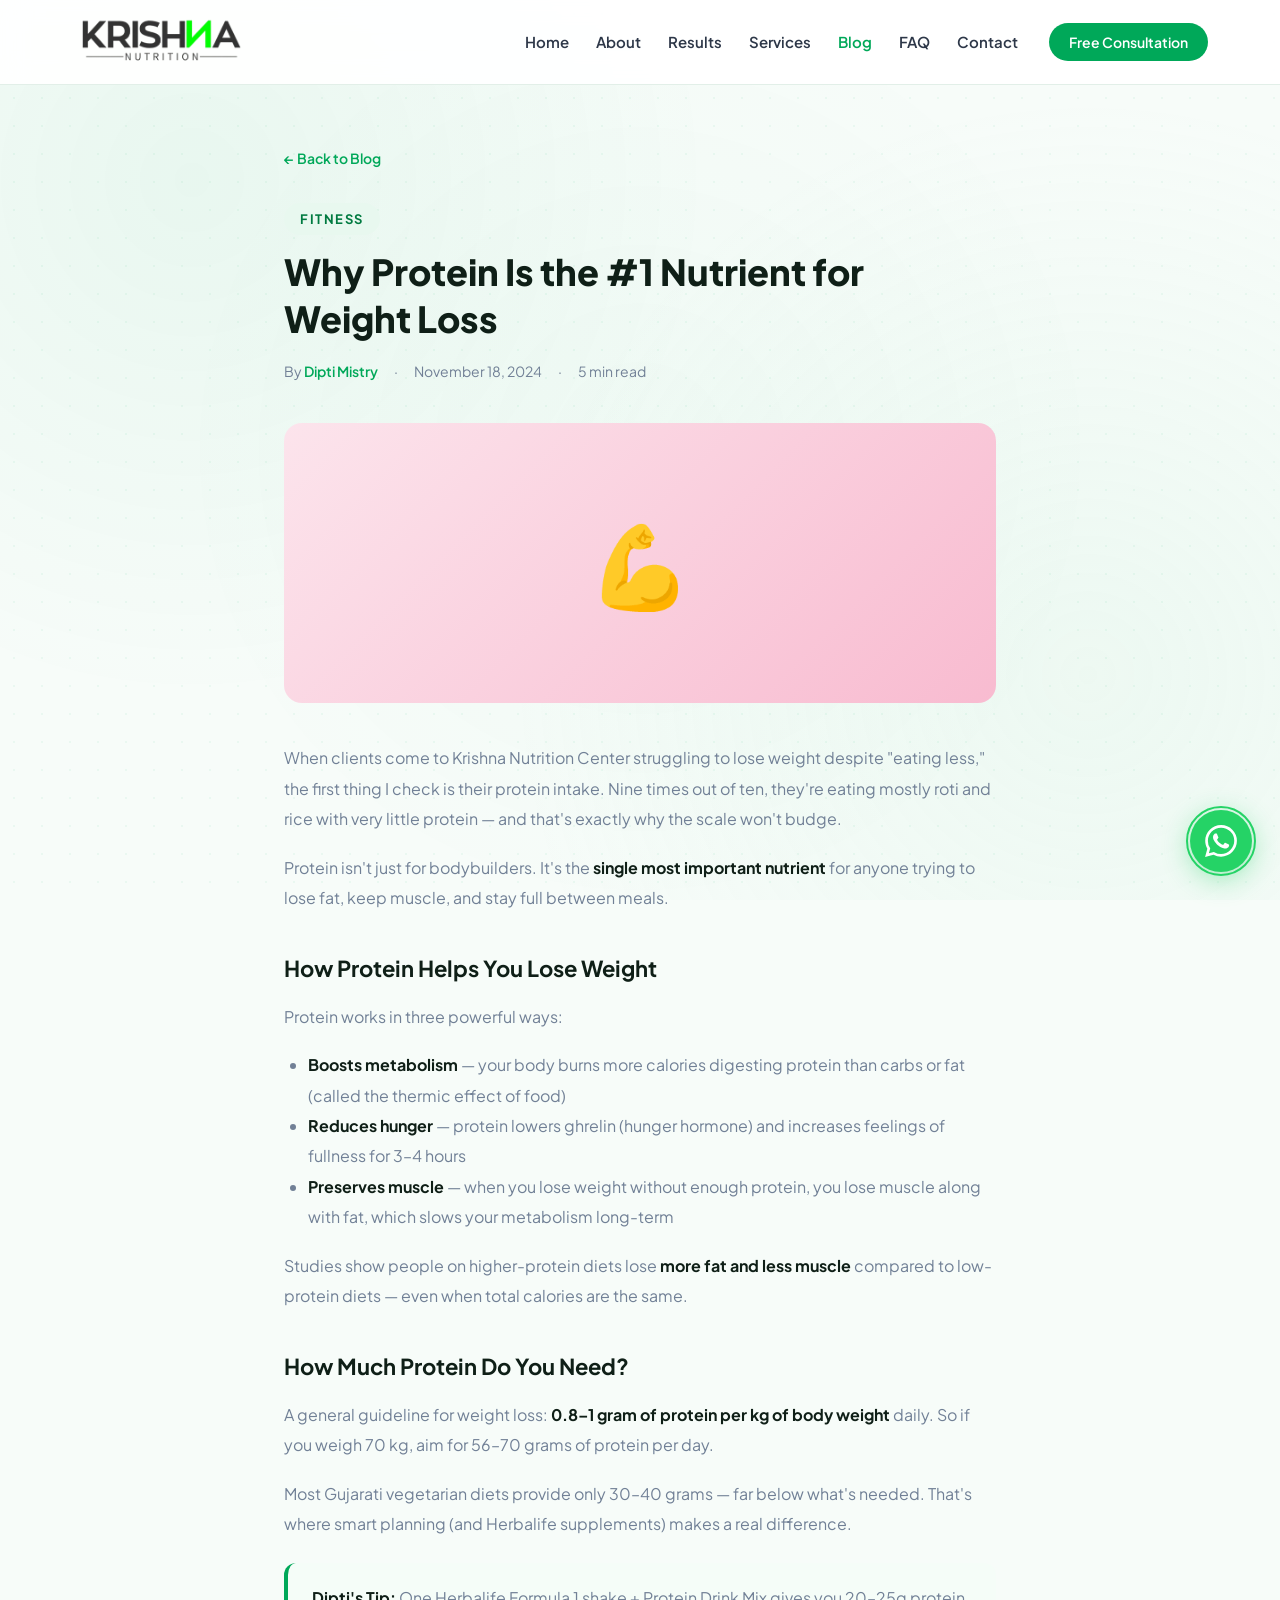
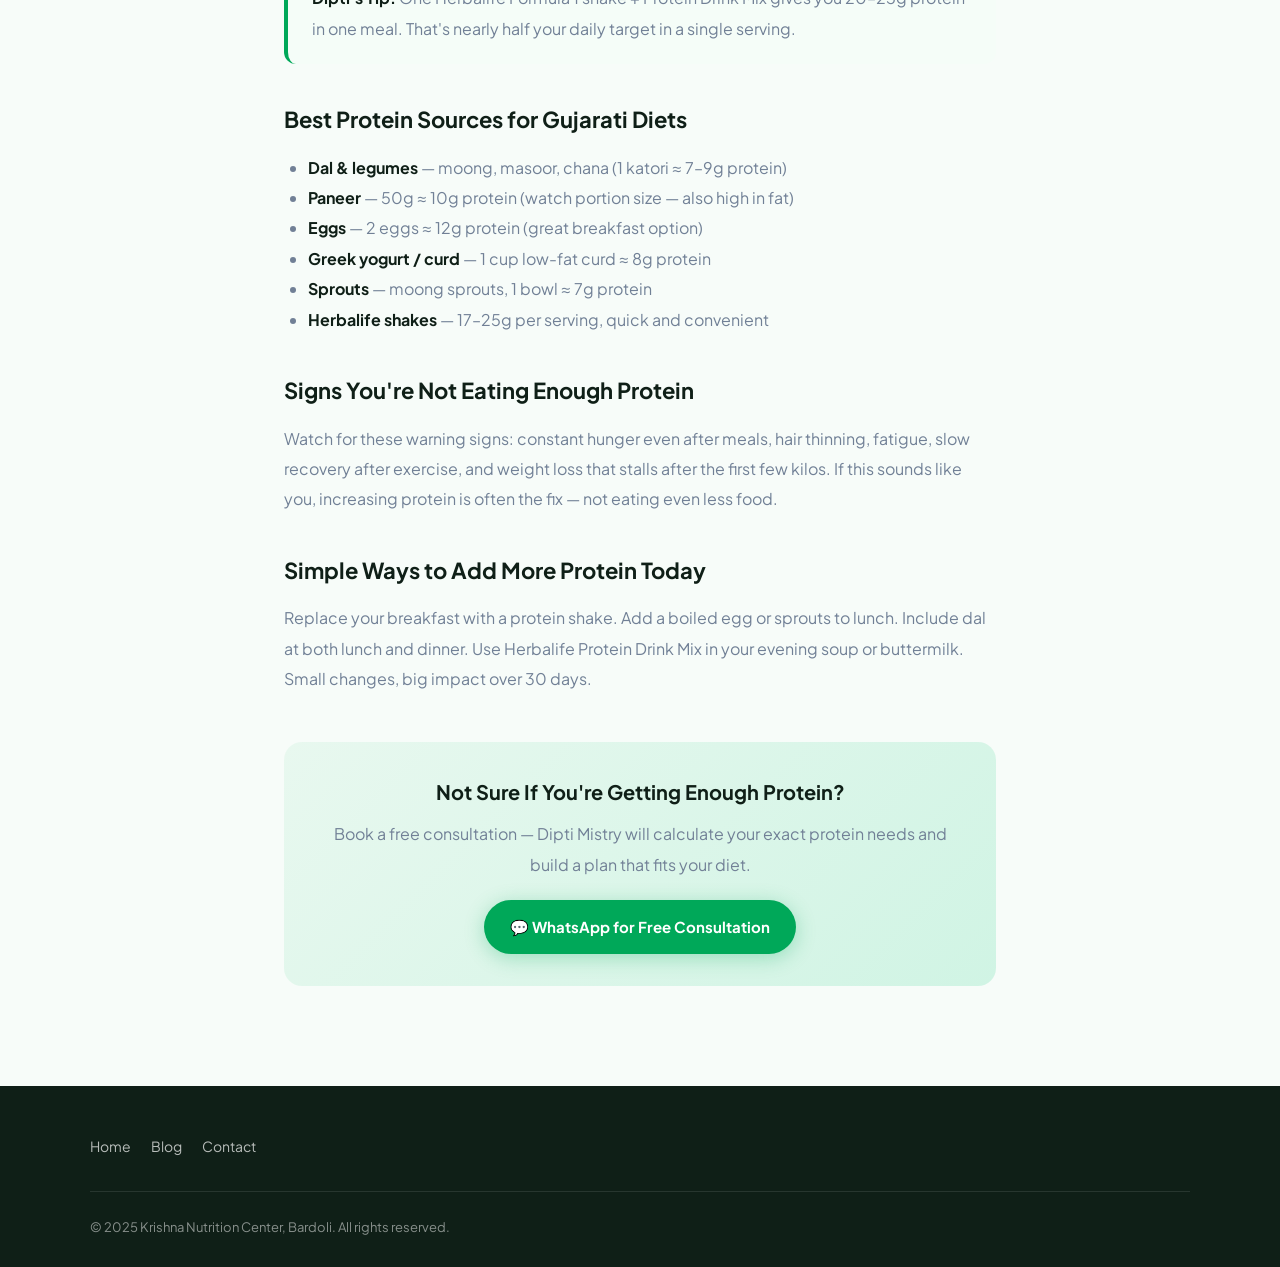
<file: blog/protein-importance-weight-loss.html>
<!DOCTYPE html>
<html lang="en">
<head>
  <meta charset="UTF-8"/>
  <meta name="viewport" content="width=device-width, initial-scale=1.0"/>
  <title>Why Protein Is the #1 Nutrient for Weight Loss | Krishna Nutrition Bardoli</title>
  <meta name="description" content="Not eating enough protein? Your weight loss may stall. Dipti Mistry explains the science of protein and how to get enough daily in your Gujarati diet.">
  <meta name="robots" content="index, follow">
  <link rel="canonical" href="https://krishnanutrition.com/blog/protein-importance-weight-loss.html"/>
  <link rel="preconnect" href="https://fonts.googleapis.com">
  <link href="https://fonts.googleapis.com/css2?family=Plus+Jakarta+Sans:wght@400;500;600;700;800&display=swap" rel="stylesheet">
  <link rel="stylesheet" href="../style.css">
  <script type="application/ld+json">
  {
    "@context": "https://schema.org",
    "@type": "Article",
    "headline": "Why Protein Is the #1 Nutrient for Weight Loss",
    "author": { "@type": "Person", "name": "Dipti Mistry" },
    "publisher": { "@type": "Organization", "name": "Krishna Nutrition" },
    "datePublished": "2024-11-18",
    "description": "The science behind protein for weight loss and how to get enough daily by Dipti Mistry, Bardoli."
  }
  </script>
  <style>
    .blog-post { max-width: 760px; margin: 0 auto; padding: 60px 24px 100px; }
    .blog-post-header { margin-bottom: 40px; }
    .blog-post-header h1 { font-size: 36px; font-weight: 800; color: var(--dark); line-height: 1.3; margin-bottom: 16px; }
    .blog-meta { display: flex; align-items: center; gap: 16px; color: var(--text-muted); font-size: 14px; flex-wrap: wrap; }
    .blog-author { font-weight: 600; color: var(--primary); }
    .blog-thumb { width:100%; height:280px; background:linear-gradient(135deg,#fce4ec,#f8bbd0); border-radius:18px; display:flex;align-items:center;justify-content:center;font-size:80px;margin-bottom:40px;}
    .blog-body h2 { font-size: 22px; font-weight: 700; color: var(--dark); margin: 36px 0 14px; }
    .blog-body p { color: var(--text-muted); line-height: 1.9; margin-bottom: 18px; font-size: 16px; }
    .blog-body strong { color: var(--dark); }
    .blog-body ul { color: var(--text-muted); line-height: 1.9; margin: 0 0 18px 24px; font-size: 16px; }
    .tip-box { background: var(--secondary); border-left: 4px solid var(--primary); padding: 20px 24px; border-radius: 12px; margin: 24px 0; }
    .tip-box p { margin: 0; }
    .blog-cta-box { background: linear-gradient(135deg, #e8f8ef, #d0f4e4); padding: 32px; border-radius: 18px; text-align: center; margin-top: 48px; }
    .blog-cta-box h3 { font-size: 20px; font-weight: 700; color: var(--dark); margin-bottom: 10px; }
    .blog-cta-box p { color: var(--text-muted); margin-bottom: 20px; }
    .back-link { display:inline-flex;align-items:center;gap:6px;color:var(--primary);font-weight:600;text-decoration:none;margin-bottom:32px;font-size:14px;}
  </style>
</head>
<body>
<header id="site-header">
  <a href="../index.html" class="logo"><img src="../images/mainlogo.png" alt="Krishna Nutrition" height="52"></a>
  <button class="menu-toggle" id="menuToggle"><span></span><span></span><span></span></button>
  <nav id="navMenu">
    <a href="../index.html">Home</a>
    <a href="../index.html#about">About</a>
    <a href="../index.html#results">Results</a>
    <a href="../index.html#services">Services</a>
    <a href="../blog.html" style="color:var(--primary)">Blog</a>
    <a href="../index.html#faq">FAQ</a>
    <a href="../index.html#contact">Contact</a>
    <a href="https://wa.link/cjnxnb" class="nav-cta" target="_blank" rel="noopener">Free Consultation</a>
  </nav>
</header>

<main>
  <div class="blog-post">
    <a href="../blog.html" class="back-link">← Back to Blog</a>
    <div class="blog-post-header">
      <span class="section-label">Fitness</span>
      <h1>Why Protein Is the #1 Nutrient for Weight Loss</h1>
      <div class="blog-meta">
        <span>By <span class="blog-author">Dipti Mistry</span></span>
        <span>·</span>
        <time datetime="2024-11-18">November 18, 2024</time>
        <span>·</span>
        <span>5 min read</span>
      </div>
    </div>
    <div class="blog-thumb">💪</div>
    <div class="blog-body">
      <p>When clients come to Krishna Nutrition Center struggling to lose weight despite "eating less," the first thing I check is their protein intake. Nine times out of ten, they're eating mostly roti and rice with very little protein — and that's exactly why the scale won't budge.</p>
      <p>Protein isn't just for bodybuilders. It's the <strong>single most important nutrient</strong> for anyone trying to lose fat, keep muscle, and stay full between meals.</p>

      <h2>How Protein Helps You Lose Weight</h2>
      <p>Protein works in three powerful ways:</p>
      <ul>
        <li><strong>Boosts metabolism</strong> — your body burns more calories digesting protein than carbs or fat (called the thermic effect of food)</li>
        <li><strong>Reduces hunger</strong> — protein lowers ghrelin (hunger hormone) and increases feelings of fullness for 3–4 hours</li>
        <li><strong>Preserves muscle</strong> — when you lose weight without enough protein, you lose muscle along with fat, which slows your metabolism long-term</li>
      </ul>
      <p>Studies show people on higher-protein diets lose <strong>more fat and less muscle</strong> compared to low-protein diets — even when total calories are the same.</p>

      <h2>How Much Protein Do You Need?</h2>
      <p>A general guideline for weight loss: <strong>0.8–1 gram of protein per kg of body weight</strong> daily. So if you weigh 70 kg, aim for 56–70 grams of protein per day.</p>
      <p>Most Gujarati vegetarian diets provide only 30–40 grams — far below what's needed. That's where smart planning (and Herbalife supplements) makes a real difference.</p>
      <div class="tip-box">
        <p><strong>Dipti's Tip:</strong> One Herbalife Formula 1 shake + Protein Drink Mix gives you 20–25g protein in one meal. That's nearly half your daily target in a single serving.</p>
      </div>

      <h2>Best Protein Sources for Gujarati Diets</h2>
      <ul>
        <li><strong>Dal & legumes</strong> — moong, masoor, chana (1 katori ≈ 7–9g protein)</li>
        <li><strong>Paneer</strong> — 50g ≈ 10g protein (watch portion size — also high in fat)</li>
        <li><strong>Eggs</strong> — 2 eggs ≈ 12g protein (great breakfast option)</li>
        <li><strong>Greek yogurt / curd</strong> — 1 cup low-fat curd ≈ 8g protein</li>
        <li><strong>Sprouts</strong> — moong sprouts, 1 bowl ≈ 7g protein</li>
        <li><strong>Herbalife shakes</strong> — 17–25g per serving, quick and convenient</li>
      </ul>

      <h2>Signs You're Not Eating Enough Protein</h2>
      <p>Watch for these warning signs: constant hunger even after meals, hair thinning, fatigue, slow recovery after exercise, and weight loss that stalls after the first few kilos. If this sounds like you, increasing protein is often the fix — not eating even less food.</p>

      <h2>Simple Ways to Add More Protein Today</h2>
      <p>Replace your breakfast with a protein shake. Add a boiled egg or sprouts to lunch. Include dal at both lunch and dinner. Use Herbalife Protein Drink Mix in your evening soup or buttermilk. Small changes, big impact over 30 days.</p>

      <div class="blog-cta-box">
        <h3>Not Sure If You're Getting Enough Protein?</h3>
        <p>Book a free consultation — Dipti Mistry will calculate your exact protein needs and build a plan that fits your diet.</p>
        <a href="https://wa.link/cjnxnb" class="btn primary" target="_blank" rel="noopener">💬 WhatsApp for Free Consultation</a>
      </div>
    </div>
  </div>
</main>

<a href="https://wa.link/cjnxnb" class="float-whatsapp" target="_blank" rel="noopener" aria-label="Chat on WhatsApp">
  <span class="fab-tooltip">Chat with us!</span>
  <svg class="fab-wa-icon" viewBox="0 0 24 24" fill="currentColor" aria-hidden="true" width="32" height="32">
    <path d="M17.472 14.382c-.297-.149-1.758-.867-2.03-.967-.273-.099-.471-.148-.67.15-.197.297-.767.966-.94 1.164-.173.199-.347.223-.644.075-.297-.15-1.255-.463-2.39-1.475-.883-.788-1.48-1.761-1.653-2.059-.173-.297-.018-.458.13-.606.134-.133.298-.347.446-.52.149-.174.198-.298.298-.497.099-.198.05-.371-.025-.52-.075-.149-.669-1.612-.916-2.207-.242-.579-.487-.5-.669-.51-.173-.008-.371-.01-.57-.01-.198 0-.52.074-.792.372-.272.297-1.04 1.016-1.04 2.479 0 1.462 1.065 2.875 1.213 3.074.149.198 2.096 3.2 5.077 4.487.709.306 1.262.489 1.694.625.712.227 1.36.195 1.871.118.571-.085 1.758-.719 2.006-1.413.248-.694.248-1.289.173-1.413-.074-.124-.272-.198-.57-.347m-5.421 7.403h-.004a9.87 9.87 0 01-5.031-1.378l-.361-.214-3.741.982.998-3.648-.235-.374a9.86 9.86 0 01-1.51-5.26c.001-5.45 4.436-9.884 9.888-9.884 2.64 0 5.122 1.03 6.988 2.898a9.825 9.825 0 012.893 6.994c-.003 5.45-4.437 9.884-9.885 9.884m8.413-18.297A11.815 11.815 0 0012.05 0C5.495 0 .16 5.335.157 11.892c0 2.096.547 4.142 1.588 5.945L.057 24l6.305-1.654a11.882 11.882 0 005.683 1.448h.005c6.554 0 11.89-5.335 11.893-11.893a11.821 11.821 0 00-3.48-8.413z"/>
  </svg>
  <span class="fab-pulse-ring" aria-hidden="true"></span>
</a>

<footer>
  <div class="footer-inner">
    <div class="footer-links">
      <a href="../index.html">Home</a>
      <a href="../blog.html">Blog</a>
      <a href="../index.html#contact">Contact</a>
    </div>
    <div class="footer-bottom">
      <p>© 2025 Krishna Nutrition Center, Bardoli. All rights reserved.</p>
    </div>
  </div>
</footer>
<script defer>
  const m=document.getElementById('menuToggle'),n=document.getElementById('navMenu');
  m.addEventListener('click',()=>{m.classList.toggle('active');n.classList.toggle('mobile-open');});
  window.addEventListener('scroll',()=>{document.getElementById('site-header').classList.toggle('scrolled',scrollY>50);});
</script>
</body>
</html>
</file>
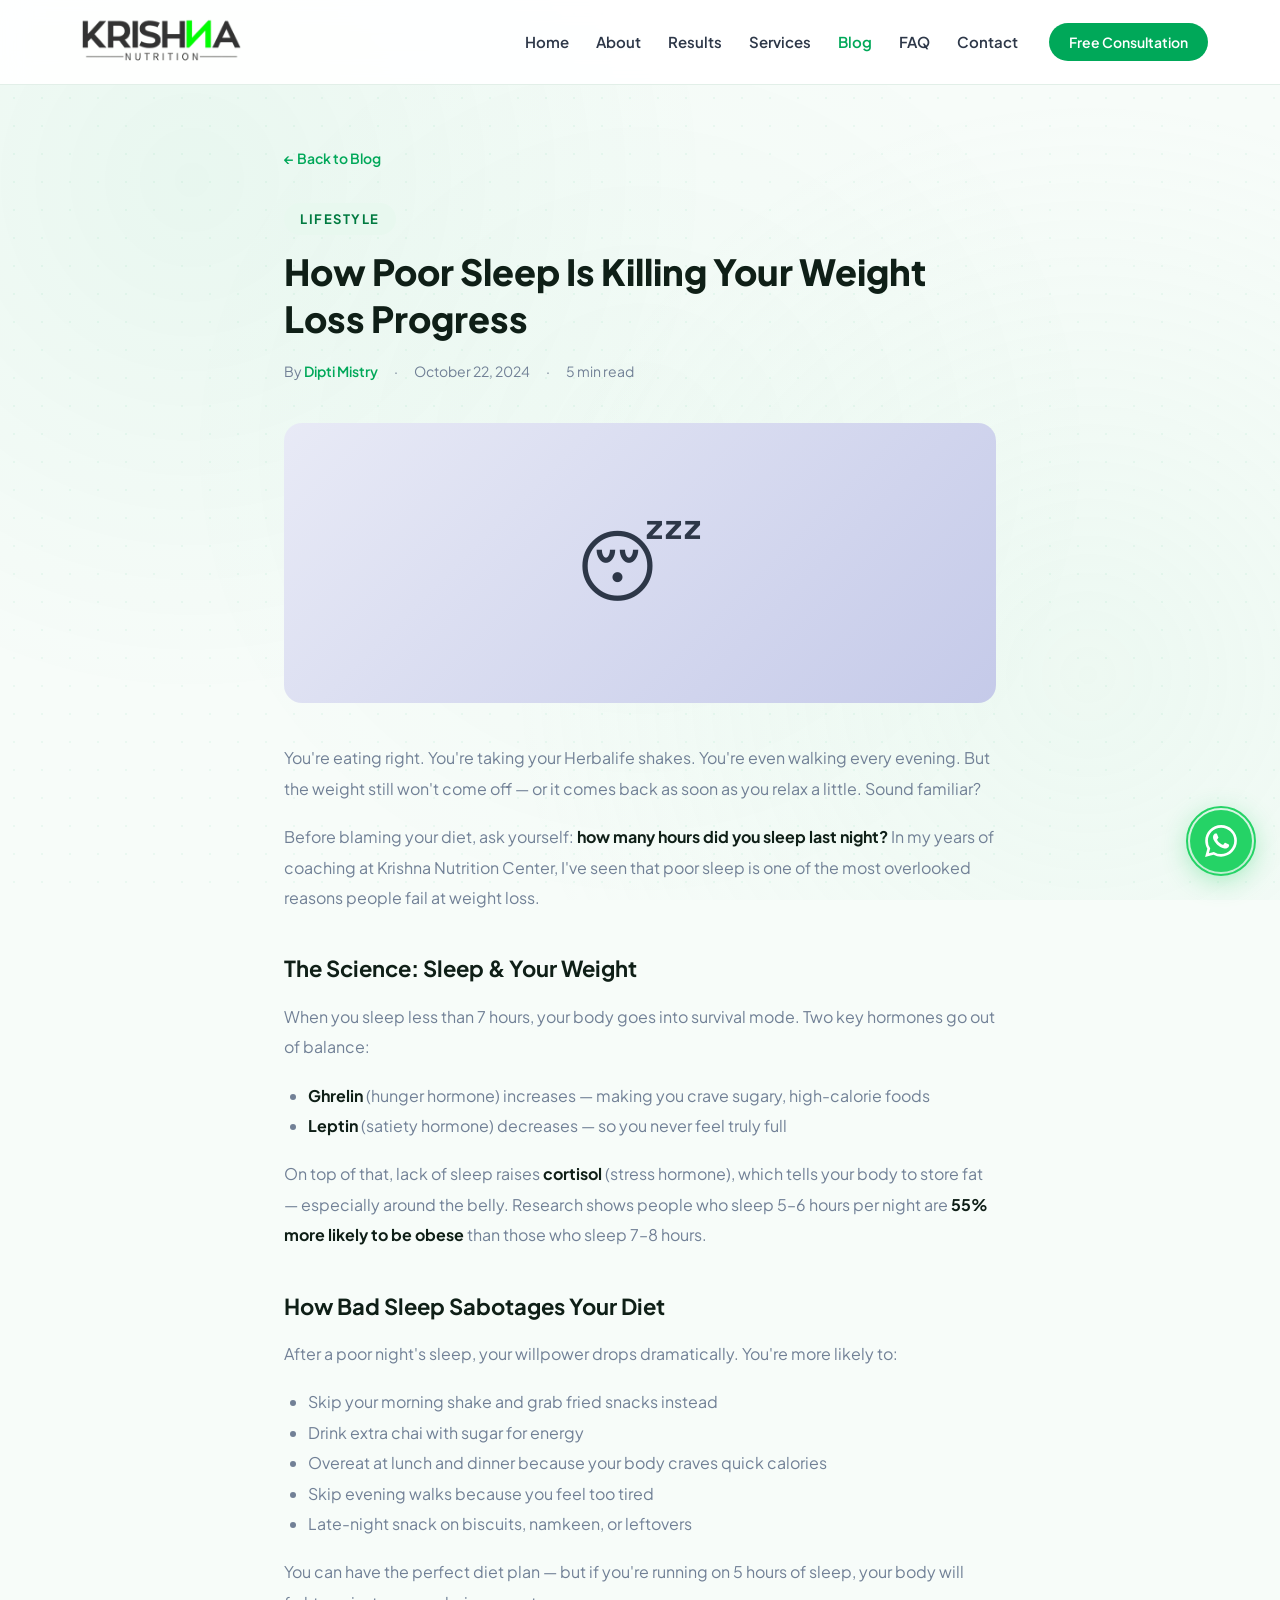
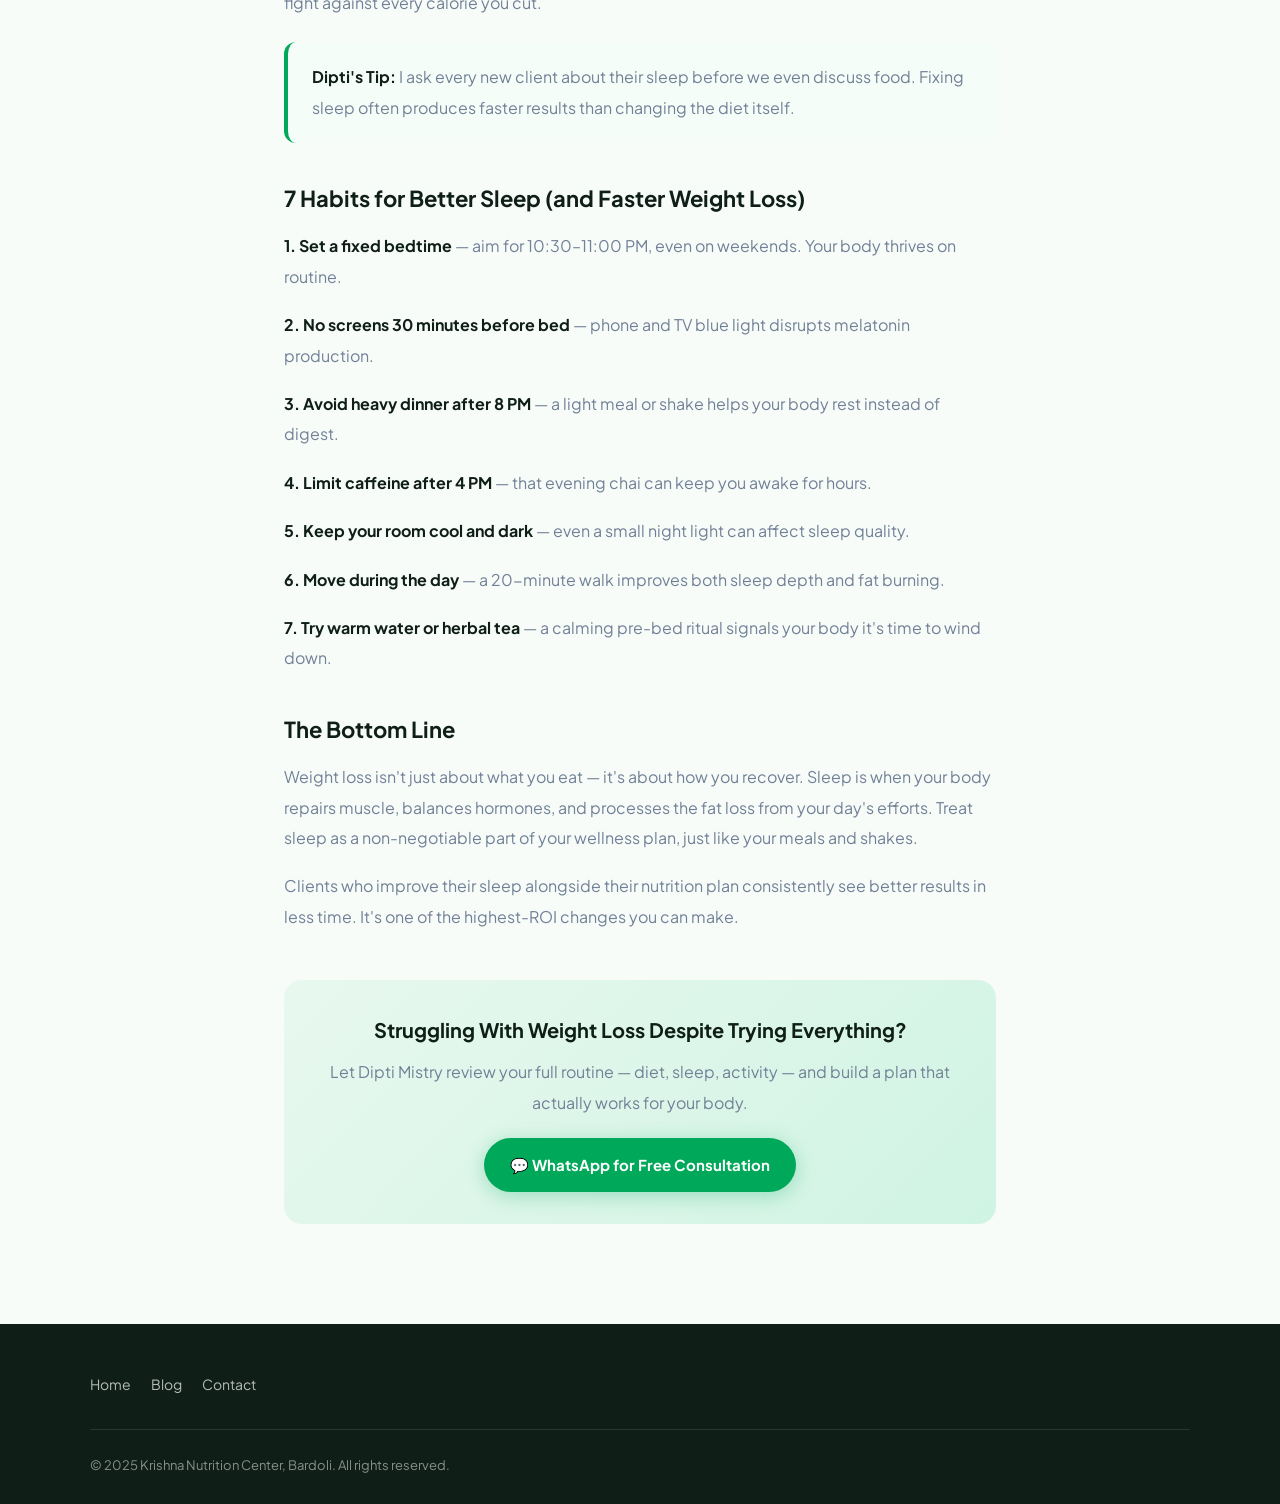
<file: blog/sleep-weight-loss-connection.html>
<!DOCTYPE html>
<html lang="en">
<head>
  <meta charset="UTF-8"/>
  <meta name="viewport" content="width=device-width, initial-scale=1.0"/>
  <title>How Poor Sleep Is Killing Your Weight Loss Progress | Krishna Nutrition Bardoli</title>
  <meta name="description" content="Sleep and weight loss are deeply connected. Dipti Mistry explains how fixing your sleep can dramatically improve your fat loss results in Bardoli.">
  <meta name="robots" content="index, follow">
  <link rel="canonical" href="https://krishnanutrition.com/blog/sleep-weight-loss-connection.html"/>
  <link rel="preconnect" href="https://fonts.googleapis.com">
  <link href="https://fonts.googleapis.com/css2?family=Plus+Jakarta+Sans:wght@400;500;600;700;800&display=swap" rel="stylesheet">
  <link rel="stylesheet" href="../style.css">
  <script type="application/ld+json">
  {
    "@context": "https://schema.org",
    "@type": "Article",
    "headline": "How Poor Sleep is Killing Your Weight Loss Progress",
    "author": { "@type": "Person", "name": "Dipti Mistry" },
    "publisher": { "@type": "Organization", "name": "Krishna Nutrition" },
    "datePublished": "2024-10-22",
    "description": "How sleep affects weight loss and practical tips to improve sleep by Dipti Mistry, Bardoli."
  }
  </script>
  <style>
    .blog-post { max-width: 760px; margin: 0 auto; padding: 60px 24px 100px; }
    .blog-post-header { margin-bottom: 40px; }
    .blog-post-header h1 { font-size: 36px; font-weight: 800; color: var(--dark); line-height: 1.3; margin-bottom: 16px; }
    .blog-meta { display: flex; align-items: center; gap: 16px; color: var(--text-muted); font-size: 14px; flex-wrap: wrap; }
    .blog-author { font-weight: 600; color: var(--primary); }
    .blog-thumb { width:100%; height:280px; background:linear-gradient(135deg,#e8eaf6,#c5cae9); border-radius:18px; display:flex;align-items:center;justify-content:center;font-size:80px;margin-bottom:40px;}
    .blog-body h2 { font-size: 22px; font-weight: 700; color: var(--dark); margin: 36px 0 14px; }
    .blog-body p { color: var(--text-muted); line-height: 1.9; margin-bottom: 18px; font-size: 16px; }
    .blog-body strong { color: var(--dark); }
    .blog-body ul { color: var(--text-muted); line-height: 1.9; margin: 0 0 18px 24px; font-size: 16px; }
    .tip-box { background: var(--secondary); border-left: 4px solid var(--primary); padding: 20px 24px; border-radius: 12px; margin: 24px 0; }
    .tip-box p { margin: 0; }
    .blog-cta-box { background: linear-gradient(135deg, #e8f8ef, #d0f4e4); padding: 32px; border-radius: 18px; text-align: center; margin-top: 48px; }
    .blog-cta-box h3 { font-size: 20px; font-weight: 700; color: var(--dark); margin-bottom: 10px; }
    .blog-cta-box p { color: var(--text-muted); margin-bottom: 20px; }
    .back-link { display:inline-flex;align-items:center;gap:6px;color:var(--primary);font-weight:600;text-decoration:none;margin-bottom:32px;font-size:14px;}
  </style>
</head>
<body>
<header id="site-header">
  <a href="../index.html" class="logo"><img src="../images/mainlogo.png" alt="Krishna Nutrition" height="52"></a>
  <button class="menu-toggle" id="menuToggle"><span></span><span></span><span></span></button>
  <nav id="navMenu">
    <a href="../index.html">Home</a>
    <a href="../index.html#about">About</a>
    <a href="../index.html#results">Results</a>
    <a href="../index.html#services">Services</a>
    <a href="../blog.html" style="color:var(--primary)">Blog</a>
    <a href="../index.html#faq">FAQ</a>
    <a href="../index.html#contact">Contact</a>
    <a href="https://wa.link/cjnxnb" class="nav-cta" target="_blank" rel="noopener">Free Consultation</a>
  </nav>
</header>

<main>
  <div class="blog-post">
    <a href="../blog.html" class="back-link">← Back to Blog</a>
    <div class="blog-post-header">
      <span class="section-label">Lifestyle</span>
      <h1>How Poor Sleep Is Killing Your Weight Loss Progress</h1>
      <div class="blog-meta">
        <span>By <span class="blog-author">Dipti Mistry</span></span>
        <span>·</span>
        <time datetime="2024-10-22">October 22, 2024</time>
        <span>·</span>
        <span>5 min read</span>
      </div>
    </div>
    <div class="blog-thumb">😴</div>
    <div class="blog-body">
      <p>You're eating right. You're taking your Herbalife shakes. You're even walking every evening. But the weight still won't come off — or it comes back as soon as you relax a little. Sound familiar?</p>
      <p>Before blaming your diet, ask yourself: <strong>how many hours did you sleep last night?</strong> In my years of coaching at Krishna Nutrition Center, I've seen that poor sleep is one of the most overlooked reasons people fail at weight loss.</p>

      <h2>The Science: Sleep & Your Weight</h2>
      <p>When you sleep less than 7 hours, your body goes into survival mode. Two key hormones go out of balance:</p>
      <ul>
        <li><strong>Ghrelin</strong> (hunger hormone) increases — making you crave sugary, high-calorie foods</li>
        <li><strong>Leptin</strong> (satiety hormone) decreases — so you never feel truly full</li>
      </ul>
      <p>On top of that, lack of sleep raises <strong>cortisol</strong> (stress hormone), which tells your body to store fat — especially around the belly. Research shows people who sleep 5–6 hours per night are <strong>55% more likely to be obese</strong> than those who sleep 7–8 hours.</p>

      <h2>How Bad Sleep Sabotages Your Diet</h2>
      <p>After a poor night's sleep, your willpower drops dramatically. You're more likely to:</p>
      <ul>
        <li>Skip your morning shake and grab fried snacks instead</li>
        <li>Drink extra chai with sugar for energy</li>
        <li>Overeat at lunch and dinner because your body craves quick calories</li>
        <li>Skip evening walks because you feel too tired</li>
        <li>Late-night snack on biscuits, namkeen, or leftovers</li>
      </ul>
      <p>You can have the perfect diet plan — but if you're running on 5 hours of sleep, your body will fight against every calorie you cut.</p>
      <div class="tip-box">
        <p><strong>Dipti's Tip:</strong> I ask every new client about their sleep before we even discuss food. Fixing sleep often produces faster results than changing the diet itself.</p>
      </div>

      <h2>7 Habits for Better Sleep (and Faster Weight Loss)</h2>
      <p><strong>1. Set a fixed bedtime</strong> — aim for 10:30–11:00 PM, even on weekends. Your body thrives on routine.</p>
      <p><strong>2. No screens 30 minutes before bed</strong> — phone and TV blue light disrupts melatonin production.</p>
      <p><strong>3. Avoid heavy dinner after 8 PM</strong> — a light meal or shake helps your body rest instead of digest.</p>
      <p><strong>4. Limit caffeine after 4 PM</strong> — that evening chai can keep you awake for hours.</p>
      <p><strong>5. Keep your room cool and dark</strong> — even a small night light can affect sleep quality.</p>
      <p><strong>6. Move during the day</strong> — a 20-minute walk improves both sleep depth and fat burning.</p>
      <p><strong>7. Try warm water or herbal tea</strong> — a calming pre-bed ritual signals your body it's time to wind down.</p>

      <h2>The Bottom Line</h2>
      <p>Weight loss isn't just about what you eat — it's about how you recover. Sleep is when your body repairs muscle, balances hormones, and processes the fat loss from your day's efforts. Treat sleep as a non-negotiable part of your wellness plan, just like your meals and shakes.</p>
      <p>Clients who improve their sleep alongside their nutrition plan consistently see better results in less time. It's one of the highest-ROI changes you can make.</p>

      <div class="blog-cta-box">
        <h3>Struggling With Weight Loss Despite Trying Everything?</h3>
        <p>Let Dipti Mistry review your full routine — diet, sleep, activity — and build a plan that actually works for your body.</p>
        <a href="https://wa.link/cjnxnb" class="btn primary" target="_blank" rel="noopener">💬 WhatsApp for Free Consultation</a>
      </div>
    </div>
  </div>
</main>

<a href="https://wa.link/cjnxnb" class="float-whatsapp" target="_blank" rel="noopener" aria-label="Chat on WhatsApp">
  <span class="fab-tooltip">Chat with us!</span>
  <svg class="fab-wa-icon" viewBox="0 0 24 24" fill="currentColor" aria-hidden="true" width="32" height="32">
    <path d="M17.472 14.382c-.297-.149-1.758-.867-2.03-.967-.273-.099-.471-.148-.67.15-.197.297-.767.966-.94 1.164-.173.199-.347.223-.644.075-.297-.15-1.255-.463-2.39-1.475-.883-.788-1.48-1.761-1.653-2.059-.173-.297-.018-.458.13-.606.134-.133.298-.347.446-.52.149-.174.198-.298.298-.497.099-.198.05-.371-.025-.52-.075-.149-.669-1.612-.916-2.207-.242-.579-.487-.5-.669-.51-.173-.008-.371-.01-.57-.01-.198 0-.52.074-.792.372-.272.297-1.04 1.016-1.04 2.479 0 1.462 1.065 2.875 1.213 3.074.149.198 2.096 3.2 5.077 4.487.709.306 1.262.489 1.694.625.712.227 1.36.195 1.871.118.571-.085 1.758-.719 2.006-1.413.248-.694.248-1.289.173-1.413-.074-.124-.272-.198-.57-.347m-5.421 7.403h-.004a9.87 9.87 0 01-5.031-1.378l-.361-.214-3.741.982.998-3.648-.235-.374a9.86 9.86 0 01-1.51-5.26c.001-5.45 4.436-9.884 9.888-9.884 2.64 0 5.122 1.03 6.988 2.898a9.825 9.825 0 012.893 6.994c-.003 5.45-4.437 9.884-9.885 9.884m8.413-18.297A11.815 11.815 0 0012.05 0C5.495 0 .16 5.335.157 11.892c0 2.096.547 4.142 1.588 5.945L.057 24l6.305-1.654a11.882 11.882 0 005.683 1.448h.005c6.554 0 11.89-5.335 11.893-11.893a11.821 11.821 0 00-3.48-8.413z"/>
  </svg>
  <span class="fab-pulse-ring" aria-hidden="true"></span>
</a>

<footer>
  <div class="footer-inner">
    <div class="footer-links">
      <a href="../index.html">Home</a>
      <a href="../blog.html">Blog</a>
      <a href="../index.html#contact">Contact</a>
    </div>
    <div class="footer-bottom">
      <p>© 2025 Krishna Nutrition Center, Bardoli. All rights reserved.</p>
    </div>
  </div>
</footer>
<script defer>
  const m=document.getElementById('menuToggle'),n=document.getElementById('navMenu');
  m.addEventListener('click',()=>{m.classList.toggle('active');n.classList.toggle('mobile-open');});
  window.addEventListener('scroll',()=>{document.getElementById('site-header').classList.toggle('scrolled',scrollY>50);});
</script>
</body>
</html>
</file>
<file: style.css>
/* =========================================
   KRISHNA NUTRITION – ENHANCED STYLESHEET
   ========================================= */

/* VARIABLES */
:root {
  --primary: #00a859;
  --primary-dark: #007a40;
  --primary-light: #e8f8ef;
  --secondary: #f5fdf8;
  --accent: #a7e3c3;
  --dark: #0f1f17;
  --text: #2d3748;
  --text-muted: #718096;
  --light: #ffffff;
  --border: #e2efe8;
  --radius: 18px;
  --radius-sm: 10px;
  --shadow: 0 4px 20px rgba(0,0,0,0.06);
  --shadow-md: 0 8px 32px rgba(0,0,0,0.10);
  --shadow-lg: 0 16px 48px rgba(0,0,0,0.12);
  --transition: 0.3s ease;
}

/* RESET */
*, *::before, *::after {
  margin: 0;
  padding: 0;
  box-sizing: border-box;
}

html { scroll-behavior: smooth; }

body {
  font-family: 'Plus Jakarta Sans', 'Segoe UI', system-ui, sans-serif;
  line-height: 1.75;
  color: var(--text);
  background-color: #f7fcf9;
  overflow-x: hidden;
  position: relative;
}

/* Site-wide subtle background pattern */
body::before {
  content: "";
  position: fixed;
  inset: 0;
  z-index: -2;
  background:
    radial-gradient(circle at 15% 20%, rgba(0,168,89,0.06) 0%, transparent 40%),
    radial-gradient(circle at 85% 75%, rgba(167,227,195,0.12) 0%, transparent 45%),
    radial-gradient(circle at 50% 50%, rgba(0,168,89,0.03) 0%, transparent 60%);
  pointer-events: none;
}
body::after {
  content: "";
  position: fixed;
  inset: 0;
  z-index: -1;
  opacity: 0.35;
  background-image:
    radial-gradient(rgba(0,168,89,0.15) 1px, transparent 1px);
  background-size: 28px 28px;
  pointer-events: none;
}

img { max-width: 100%; display: block; }

/* ── ANIMATIONS ── */
.fade-in {
  opacity: 0;
  transform: translateY(28px);
  transition: opacity 0.6s ease, transform 0.6s ease;
}
.fade-in.visible {
  opacity: 1;
  transform: none;
}

/* ── SECTION HELPERS ── */
.section-header {
  text-align: center;
  margin-bottom: 56px;
}
.section-label {
  display: inline-block;
  background: var(--primary-light);
  color: var(--primary-dark);
  font-size: 13px;
  font-weight: 700;
  letter-spacing: 1.5px;
  text-transform: uppercase;
  padding: 5px 16px;
  border-radius: 30px;
  margin-bottom: 14px;
}
.section-header h2 {
  font-size: 38px;
  font-weight: 800;
  color: var(--dark);
  margin-bottom: 12px;
  letter-spacing: -0.5px;
}
.section-sub {
  color: var(--text-muted);
  font-size: 17px;
  max-width: 520px;
  margin: 0 auto;
}

/* ── NAVBAR ── */
header {
  background: rgba(255,255,255,0.92);
  backdrop-filter: blur(14px);
  -webkit-backdrop-filter: blur(14px);
  display: flex;
  justify-content: space-between;
  align-items: center;
  padding: 16px 72px;
  position: sticky;
  top: 0;
  z-index: 1000;
  box-shadow: 0 1px 0 var(--border);
  transition: box-shadow var(--transition);
}
header.scrolled {
  box-shadow: 0 4px 24px rgba(0,0,0,0.08);
}
.logo img { height: 52px; width: auto; }

nav a {
  margin-left: 24px;
  text-decoration: none;
  color: var(--text);
  font-weight: 600;
  font-size: 15px;
  position: relative;
  transition: color var(--transition);
}
nav a::after {
  content: "";
  position: absolute;
  width: 0;
  height: 2px;
  bottom: -4px;
  left: 0;
  background: var(--primary);
  transition: width var(--transition);
  border-radius: 2px;
}
nav a:hover { color: var(--primary); }
nav a:hover::after { width: 100%; }

.nav-cta {
  background: var(--primary) !important;
  color: white !important;
  padding: 10px 20px;
  border-radius: 30px;
  font-size: 14px;
  margin-left: 28px !important;
  transition: background var(--transition), transform var(--transition) !important;
}
.nav-cta:hover {
  background: var(--primary-dark) !important;
  transform: translateY(-2px);
}
.nav-cta::after { display: none !important; }

/* ── HAMBURGER ── */
.menu-toggle {
  display: none;
  flex-direction: column;
  justify-content: center;
  gap: 5px;
  cursor: pointer;
  background: none;
  border: none;
  padding: 4px;
}
.menu-toggle span {
  height: 2.5px;
  width: 24px;
  background: var(--dark);
  border-radius: 2px;
  transition: var(--transition);
}
.menu-toggle.active span:nth-child(1) { transform: rotate(45deg) translate(5px, 5px); }
.menu-toggle.active span:nth-child(2) { opacity: 0; }
.menu-toggle.active span:nth-child(3) { transform: rotate(-45deg) translate(5px, -5px); }

/* ── HERO ── */
.hero {
  min-height: 100vh;
  display: flex;
  align-items: center;
  justify-content: center;
  padding: 100px 72px 60px;
  background: linear-gradient(135deg, #ffffff 0%, #edfaf3 60%, #d4f4e4 100%);
  position: relative;
  overflow: hidden;
}
.hero::before {
  content: "";
  position: absolute;
  width: 500px;
  height: 500px;
  background: radial-gradient(circle, rgba(0,168,89,0.08) 0%, transparent 70%);
  top: -100px;
  right: -100px;
  pointer-events: none;
}
.hero-container {
  display: flex;
  align-items: center;
  justify-content: space-between;
  width: 100%;
  max-width: 1200px;
  gap: 60px;
}
.hero-content { flex: 1; }

.tagline-badge {
  display: inline-block;
  background: linear-gradient(90deg, #e8f8ef, #d0f4e4);
  color: var(--primary-dark);
  font-size: 13px;
  font-weight: 700;
  padding: 6px 16px;
  border-radius: 30px;
  margin-bottom: 20px;
  border: 1px solid var(--accent);
}

.hero h1 {
  font-size: 46px;
  font-weight: 800;
  line-height: 1.2;
  margin-bottom: 20px;
  color: var(--dark);
  letter-spacing: -1px;
}
.hero h1 span {
  color: var(--primary);
  position: relative;
}

.description {
  color: var(--text-muted);
  font-size: 17px;
  margin-bottom: 32px;
  max-width: 500px;
  line-height: 1.8;
}

/* HERO STATS */
.hero-stats {
  display: flex;
  align-items: center;
  gap: 20px;
  margin-bottom: 36px;
  flex-wrap: wrap;
}
.stat { text-align: center; }
.stat strong {
  display: block;
  font-size: 26px;
  font-weight: 800;
  color: var(--primary);
}
.stat span {
  font-size: 13px;
  color: var(--text-muted);
  font-weight: 500;
}
.stat-divider {
  width: 1px;
  height: 40px;
  background: var(--border);
}

/* BUTTONS */
.buttons { display: flex; gap: 14px; flex-wrap: wrap; }
.btn {
  padding: 14px 26px;
  border-radius: 30px;
  text-decoration: none;
  font-weight: 700;
  font-size: 15px;
  display: inline-flex;
  align-items: center;
  gap: 8px;
  transition: transform var(--transition), box-shadow var(--transition), background var(--transition);
}
.primary {
  background: var(--primary);
  color: white;
  box-shadow: 0 4px 20px rgba(0,168,89,0.3);
}
.primary:hover {
  background: var(--primary-dark);
  transform: translateY(-3px);
  box-shadow: 0 8px 28px rgba(0,168,89,0.35);
}
.secondary {
  border: 2px solid var(--primary);
  color: var(--primary);
  background: transparent;
}
.secondary:hover {
  background: var(--primary-light);
  transform: translateY(-3px);
}
.google {
  background: white;
  color: #3c4043;
  border: 2px solid var(--border);
  box-shadow: 0 2px 10px rgba(0,0,0,0.06);
}
.google:hover {
  background: #f8f9fa;
  border-color: #dadce0;
  transform: translateY(-3px);
  box-shadow: 0 6px 20px rgba(0,0,0,0.1);
}
.contact-google-btn {
  width: 100%;
  justify-content: center;
  margin-top: 8px;
}

/* HERO IMAGE */
.hero-image { flex: 1; display: flex; justify-content: center; align-items: flex-end; }
.hero-image img {
  width: 100%;
  max-width: 420px;
  height: auto;
  filter: drop-shadow(0 20px 40px rgba(0,0,0,0.1));
  animation: float 4s ease-in-out infinite;
}
@keyframes float {
  0%, 100% { transform: translateY(0); }
  50% { transform: translateY(-14px); }
}

/* ── TRUST BAR ── */
.trust-bar {
  background: var(--primary);
  padding: 14px 40px;
  overflow: hidden;
}
.trust-bar-inner {
  display: flex;
  align-items: center;
  justify-content: center;
  gap: 20px;
  flex-wrap: wrap;
}
.trust-item {
  color: white;
  font-size: 14px;
  font-weight: 600;
  white-space: nowrap;
}
.trust-dot {
  width: 5px;
  height: 5px;
  background: rgba(255,255,255,0.5);
  border-radius: 50%;
}

/* ── ABOUT ── */
.about {
  padding: 100px 80px;
  background: linear-gradient(180deg, rgba(255,255,255,0.92) 0%, rgba(245,253,248,0.95) 100%);
  position: relative;
  overflow: hidden;
}
.about::before {
  content: "";
  position: absolute;
  width: 320px;
  height: 320px;
  background: radial-gradient(circle, rgba(0,168,89,0.08) 0%, transparent 70%);
  top: -80px;
  left: -80px;
  pointer-events: none;
}
.about-showcase {
  display: grid;
  grid-template-columns: 380px 1fr;
  gap: 36px;
  max-width: 1100px;
  margin: 0 auto;
  align-items: start;
}
.about-hero-card {
  background: linear-gradient(145deg, var(--primary) 0%, var(--primary-dark) 100%);
  color: white;
  padding: 40px 32px;
  border-radius: 24px;
  box-shadow: 0 20px 50px rgba(0,168,89,0.25);
  position: sticky;
  top: 100px;
}
.about-hero-badge {
  display: inline-block;
  background: rgba(255,255,255,0.2);
  font-size: 12px;
  font-weight: 700;
  letter-spacing: 1px;
  text-transform: uppercase;
  padding: 5px 14px;
  border-radius: 20px;
  margin-bottom: 18px;
}
.about-hero-card h3 {
  font-size: 28px;
  font-weight: 800;
  margin-bottom: 14px;
  line-height: 1.3;
}
.about-hero-card h3 span { color: var(--accent); }
.about-hero-text {
  font-size: 15px;
  line-height: 1.75;
  opacity: 0.92;
  margin-bottom: 28px;
}
.about-cta-btn {
  width: 100%;
  justify-content: center;
  background: white !important;
  color: var(--primary-dark) !important;
  box-shadow: 0 4px 16px rgba(0,0,0,0.12) !important;
}
.about-cta-btn:hover {
  background: var(--accent) !important;
  color: var(--dark) !important;
}
.about-story-grid {
  display: flex;
  flex-direction: column;
  gap: 20px;
}
.about-story-card {
  background: white;
  padding: 28px 30px 28px 70px;
  border-radius: var(--radius);
  box-shadow: var(--shadow);
  border: 1px solid var(--border);
  position: relative;
  transition: transform var(--transition), box-shadow var(--transition);
}
.about-story-card:hover {
  transform: translateX(6px);
  box-shadow: var(--shadow-md);
}
.story-number {
  position: absolute;
  left: 24px;
  top: 28px;
  font-size: 32px;
  font-weight: 800;
  color: var(--primary-light);
  line-height: 1;
}
.story-icon {
  font-size: 28px;
  margin-bottom: 10px;
}
.about-story-card h3 {
  color: var(--primary-dark);
  font-size: 18px;
  font-weight: 700;
  margin-bottom: 10px;
}
.about-story-card p {
  color: var(--text-muted);
  font-size: 15px;
  line-height: 1.8;
}
.about-story-highlight {
  background: linear-gradient(135deg, #f5fff8 0%, #e8f8ef 100%);
  border-color: var(--accent);
}
.about-values {
  list-style: none;
  margin-top: 14px;
  display: flex;
  flex-wrap: wrap;
  gap: 10px 20px;
}
.about-values li {
  font-size: 14px;
  font-weight: 600;
  color: var(--primary-dark);
}

/* ── RESULTS ── */
.results {
  padding: 100px 80px;
  background: linear-gradient(135deg, #f5fff8, #edfaf3);
  text-align: center;
}
.result-cards { max-width: 900px; margin: 0 auto 36px; }
.result-card {
  border-radius: 24px;
  overflow: hidden;
  box-shadow: var(--shadow-lg);
}
.result-card img { width: 100%; }
.see-more-btn {
  display: inline-block;
  padding: 15px 36px;
  background: var(--primary);
  color: white;
  border-radius: 30px;
  text-decoration: none;
  font-weight: 700;
  font-size: 15px;
  box-shadow: 0 5px 20px rgba(0,168,89,0.25);
  transition: background var(--transition), transform var(--transition);
}
.see-more-btn:hover { background: var(--primary-dark); transform: translateY(-3px); }

/* ── SERVICES ── */
.services {
  padding: 100px 80px;
  background: white;
  text-align: center;
}
.service-list {
  display: flex;
  gap: 28px;
  justify-content: center;
  flex-wrap: wrap;
  max-width: 1100px;
  margin: 0 auto;
}
.service {
  width: 320px;
  background: var(--secondary);
  border-radius: var(--radius);
  overflow: hidden;
  transition: transform var(--transition), box-shadow var(--transition);
  box-shadow: var(--shadow);
  text-align: left;
}
.service:hover {
  transform: translateY(-8px);
  box-shadow: var(--shadow-lg);
}
.service-image { position: relative; }
.service img { width: 100%; height: 200px; object-fit: cover; }
.service-badge {
  position: absolute;
  top: 14px;
  left: 14px;
  background: var(--primary);
  color: white;
  font-size: 11px;
  font-weight: 700;
  padding: 4px 12px;
  border-radius: 20px;
  letter-spacing: 0.5px;
}
.service-content { padding: 22px 24px 26px; }
.service h3 { color: var(--dark); font-size: 18px; font-weight: 700; margin-bottom: 10px; }
.service p { color: var(--text-muted); font-size: 14px; line-height: 1.7; margin-bottom: 16px; }
.service-link {
  color: var(--primary);
  font-weight: 700;
  text-decoration: none;
  font-size: 14px;
  transition: gap var(--transition);
}
.service-link:hover { text-decoration: underline; }

/* ── BLOG ── */
.blog {
  padding: 100px 80px;
  background: linear-gradient(135deg, #f5fff8, #edf9f2);
}
.blog-grid {
  display: grid;
  grid-template-columns: repeat(3, 1fr);
  gap: 28px;
  max-width: 1100px;
  margin: 0 auto 40px;
}
.blog-card {
  background: white;
  border-radius: var(--radius);
  overflow: hidden;
  box-shadow: var(--shadow);
  transition: transform var(--transition), box-shadow var(--transition);
  display: flex;
  flex-direction: column;
}
.blog-card:hover {
  transform: translateY(-8px);
  box-shadow: var(--shadow-lg);
}
.blog-card-img { position: relative; }
.blog-placeholder {
  height: 190px;
  display: flex;
  align-items: center;
  justify-content: center;
}
.blog-placeholder-1 { background: linear-gradient(135deg, #e8f8ef, #c8f0da); }
.blog-placeholder-2 { background: linear-gradient(135deg, #e0f4ff, #b8e4f8); }
.blog-placeholder-3 { background: linear-gradient(135deg, #f3e8ff, #e0c8f8); }
.blog-icon { font-size: 60px; }
.blog-category {
  position: absolute;
  top: 14px;
  left: 14px;
  background: var(--primary);
  color: white;
  font-size: 11px;
  font-weight: 700;
  padding: 4px 12px;
  border-radius: 20px;
  text-transform: uppercase;
  letter-spacing: 0.5px;
}
.blog-card-body { padding: 24px; flex: 1; display: flex; flex-direction: column; }
.blog-date { font-size: 13px; color: var(--text-muted); margin-bottom: 10px; }
.blog-card-body h3 { font-size: 17px; font-weight: 700; line-height: 1.4; margin-bottom: 12px; color: var(--dark); }
.blog-card-body h3 a { text-decoration: none; color: inherit; transition: color var(--transition); }
.blog-card-body h3 a:hover { color: var(--primary); }
.blog-excerpt { font-size: 14px; color: var(--text-muted); line-height: 1.7; flex: 1; margin-bottom: 18px; }
.blog-read-more {
  color: var(--primary);
  font-weight: 700;
  text-decoration: none;
  font-size: 14px;
  transition: color var(--transition);
}
.blog-read-more:hover { color: var(--primary-dark); }
.blog-cta { text-align: center; }

/* ── FAQ ── */
.faq {
  padding: 100px 80px;
  background: white;
}
.faq-list {
  max-width: 760px;
  margin: 0 auto;
  display: flex;
  flex-direction: column;
  gap: 14px;
}
.faq-item {
  background: var(--secondary);
  border-radius: var(--radius-sm);
  border: 1px solid var(--border);
  overflow: hidden;
  transition: box-shadow var(--transition);
}
.faq-item:hover, .faq-item.open { box-shadow: var(--shadow); }
.faq-question {
  width: 100%;
  background: none;
  border: none;
  display: flex;
  align-items: center;
  justify-content: space-between;
  padding: 20px 24px;
  font-size: 16px;
  font-weight: 700;
  color: var(--dark);
  cursor: pointer;
  text-align: left;
  font-family: inherit;
  transition: color var(--transition);
}
.faq-question:hover { color: var(--primary); }
.faq-item.open .faq-question { color: var(--primary); }
.faq-icon {
  font-size: 22px;
  color: var(--primary);
  font-weight: 400;
  transition: transform var(--transition);
  flex-shrink: 0;
  margin-left: 12px;
}
.faq-item.open .faq-icon { transform: rotate(45deg); }
.faq-answer {
  max-height: 0;
  overflow: hidden;
  transition: max-height 0.4s ease, padding 0.3s ease;
  padding: 0 24px;
}
.faq-item.open .faq-answer {
  max-height: 300px;
  padding: 0 24px 22px;
}
.faq-answer p { color: var(--text-muted); font-size: 15px; line-height: 1.8; }

/* ── CONTACT ── */
.contact { padding: 100px 80px; background: var(--secondary); }
.contact-container {
  display: grid;
  grid-template-columns: 1fr 1fr;
  gap: 40px;
  max-width: 1100px;
  margin: 0 auto;
}
.contact-info {
  background: white;
  padding: 40px;
  border-radius: var(--radius);
  box-shadow: var(--shadow);
  display: flex;
  flex-direction: column;
  gap: 24px;
}
.contact-info-item { display: flex; align-items: flex-start; gap: 16px; }
.contact-icon { font-size: 24px; flex-shrink: 0; }
.contact-info h3 { font-size: 14px; font-weight: 700; color: var(--primary); margin-bottom: 4px; text-transform: uppercase; letter-spacing: 0.5px; }
.contact-info p, .contact-info address { color: var(--text-muted); font-style: normal; font-size: 15px; line-height: 1.7; }
.contact-link { color: var(--primary); text-decoration: none; font-weight: 600; }
.contact-link:hover { text-decoration: underline; }

/* Consultation Form */
.contact-form-card {
  background: white;
  padding: 36px;
  border-radius: var(--radius);
  box-shadow: var(--shadow-md);
  border: 1px solid var(--border);
}
.form-card-header {
  margin-bottom: 24px;
}
.form-card-header h3 {
  font-size: 22px;
  font-weight: 700;
  color: var(--dark);
  margin-bottom: 8px;
}
.form-card-header p {
  color: var(--text-muted);
  font-size: 15px;
  line-height: 1.6;
}
.consultation-form { display: flex; flex-direction: column; gap: 16px; }
.form-row {
  display: grid;
  grid-template-columns: 1fr 1fr;
  gap: 16px;
}
.form-group { display: flex; flex-direction: column; gap: 6px; }
.form-group label {
  font-size: 14px;
  font-weight: 600;
  color: var(--dark);
}
.required { color: #e53e3e; }
.optional { color: var(--text-muted); font-weight: 400; font-size: 12px; }
.consultation-form input,
.consultation-form select,
.consultation-form textarea {
  width: 100%;
  padding: 12px 16px;
  border: 2px solid var(--border);
  border-radius: var(--radius-sm);
  font-family: inherit;
  font-size: 15px;
  color: var(--text);
  background: var(--secondary);
  transition: border-color var(--transition), box-shadow var(--transition);
  -webkit-appearance: none;
  appearance: none;
}
.consultation-form select {
  background-image: url("data:image/svg+xml,%3Csvg xmlns='http://www.w3.org/2000/svg' width='12' height='12' viewBox='0 0 12 12'%3E%3Cpath fill='%23718096' d='M6 8L1 3h10z'/%3E%3C/svg%3E");
  background-repeat: no-repeat;
  background-position: right 14px center;
  padding-right: 36px;
  cursor: pointer;
}
.consultation-form input:focus,
.consultation-form select:focus,
.consultation-form textarea:focus {
  outline: none;
  border-color: var(--primary);
  box-shadow: 0 0 0 3px rgba(0,168,89,0.12);
  background: white;
}
.consultation-form input:invalid:not(:placeholder-shown),
.consultation-form select:invalid:not([value=""]),
.consultation-form textarea:invalid:not(:placeholder-shown) {
  border-color: #fc8181;
}
.consultation-form textarea { resize: vertical; min-height: 80px; }
.form-submit-btn {
  width: 100%;
  justify-content: center;
  margin-top: 4px;
  border: none;
  cursor: pointer;
  font-family: inherit;
}
.form-note {
  font-size: 13px;
  color: var(--text-muted);
  text-align: center;
}
.contact-social-row {
  display: flex;
  align-items: center;
  justify-content: center;
  gap: 14px;
  margin-top: 24px;
  padding-top: 20px;
  border-top: 1px solid var(--border);
}
.contact-social-row span {
  font-size: 14px;
  font-weight: 600;
  color: var(--text-muted);
}
.social-icons { display: flex; gap: 12px; }
.social-icons img {
  width: 40px;
  height: 40px;
  border-radius: 10px;
  transition: transform var(--transition);
}
.social-icons img:hover { transform: scale(1.12) translateY(-2px); }

/* ── FOOTER ── */
footer {
  background: var(--dark);
  color: rgba(255,255,255,0.8);
  padding: 48px 80px 28px;
}
.footer-inner { max-width: 1100px; margin: 0 auto; }
.footer-brand { display: flex; flex-direction: column; align-items: flex-start; gap: 10px; margin-bottom: 32px; }
.footer-brand img { filter: brightness(10); opacity: 0.9; height: 40px; }
.footer-brand p { font-size: 14px; color: rgba(255,255,255,0.6); }
.footer-links { display: flex; flex-wrap: wrap; gap: 20px; margin-bottom: 32px; }
.footer-links a { color: rgba(255,255,255,0.7); text-decoration: none; font-size: 14px; transition: color var(--transition); }
.footer-links a:hover { color: var(--accent); }
.footer-bottom { border-top: 1px solid rgba(255,255,255,0.1); padding-top: 24px; }
.footer-bottom p { font-size: 13px; color: rgba(255,255,255,0.5); }
.footer-seo-note { margin-top: 6px; font-size: 12px !important; color: rgba(255,255,255,0.3) !important; }

/* ── FLOATING WHATSAPP FAB ── */
.float-whatsapp {
  position: fixed;
  bottom: 28px;
  right: 28px;
  z-index: 999;
  width: 62px;
  height: 62px;
  border-radius: 50%;
  background: #25D366;
  display: flex;
  align-items: center;
  justify-content: center;
  box-shadow: 0 6px 28px rgba(37,211,102,0.45);
  transition: transform var(--transition), box-shadow var(--transition);
  text-decoration: none;
  color: white;
}
.fab-wa-icon { position: relative; z-index: 2; }
.fab-pulse-ring {
  position: absolute;
  inset: -4px;
  border-radius: 50%;
  border: 2px solid #25D366;
  animation: fab-ring 2s ease-out infinite;
  pointer-events: none;
}
.fab-tooltip {
  position: absolute;
  right: calc(100% + 14px);
  background: var(--dark);
  color: white;
  font-size: 13px;
  font-weight: 600;
  padding: 8px 14px;
  border-radius: 8px;
  white-space: nowrap;
  opacity: 0;
  transform: translateX(8px);
  transition: opacity var(--transition), transform var(--transition);
  pointer-events: none;
}
.fab-tooltip::after {
  content: "";
  position: absolute;
  right: -6px;
  top: 50%;
  transform: translateY(-50%);
  border: 6px solid transparent;
  border-left-color: var(--dark);
}
.float-whatsapp:hover {
  transform: scale(1.08);
  box-shadow: 0 10px 36px rgba(37,211,102,0.55);
}
.float-whatsapp:hover .fab-tooltip {
  opacity: 1;
  transform: translateX(0);
}
@keyframes fab-ring {
  0% { transform: scale(1); opacity: 0.7; }
  100% { transform: scale(1.5); opacity: 0; }
}

/* ── RESPONSIVE ── */
@media (max-width: 1100px) {
  .about-showcase { grid-template-columns: 1fr; }
  .about-hero-card { position: static; max-width: 480px; margin: 0 auto 8px; }
}

@media (max-width: 1024px) {
  header { padding: 16px 40px; }
  .hero, .about, .results, .services, .blog, .faq, .contact { padding-left: 40px; padding-right: 40px; }
  footer { padding: 48px 40px 28px; }
  .blog-grid { grid-template-columns: 1fr 1fr; }
}

@media (max-width: 900px) {
  /* NAV */
  header { padding: 14px 24px; }
  nav { display: none; }
  .menu-toggle { display: flex; }
  nav.mobile-open {
    display: flex;
    flex-direction: column;
    position: absolute;
    top: 72px;
    left: 0;
    width: 100%;
    background: white;
    padding: 24px;
    box-shadow: var(--shadow-md);
    border-top: 1px solid var(--border);
  }
  nav.mobile-open a { margin: 10px 0; margin-left: 0; font-size: 16px; }
  .nav-cta { margin-left: 0 !important; text-align: center; }

  /* HERO */
  .hero { padding: 90px 24px 60px; text-align: center; min-height: auto; }
  .hero-container { flex-direction: column-reverse; gap: 40px; }
  .hero h1 { font-size: 32px; }
  .description { font-size: 15px; margin: 0 auto 28px; }
  .hero-stats { justify-content: center; }
  .buttons { justify-content: center; }
  .hero-image img { max-width: 280px; animation: none; }

  /* SECTIONS */
  .about, .results, .services, .blog, .faq, .contact { padding: 70px 24px; }
  .section-header h2 { font-size: 28px; }

  /* ABOUT */
  .about-showcase { grid-template-columns: 1fr; }
  .about-hero-card { position: static; }
  .about-story-card { padding: 24px 24px 24px 60px; }
  .story-number { left: 18px; font-size: 26px; }

  /* FORM */
  .form-row { grid-template-columns: 1fr; }
  .contact-form-card { padding: 28px 22px; }

  /* SERVICES */
  .service { width: 100%; max-width: 380px; margin: 0 auto; }

  /* BLOG */
  .blog-grid { grid-template-columns: 1fr; max-width: 440px; margin-left: auto; margin-right: auto; }

  /* CONTACT */
  .contact-container { grid-template-columns: 1fr; }

  /* TRUST BAR */
  .trust-dot { display: none; }
  .trust-bar-inner { flex-direction: column; gap: 8px; text-align: center; }

  /* FOOTER */
  footer { padding: 40px 24px 24px; text-align: center; }
  .footer-brand { align-items: center; }
  .footer-links { justify-content: center; }
}

@media (max-width: 600px) {
  .about-hero-card h3 { font-size: 24px; }
  .about-values { flex-direction: column; gap: 8px; }
  .contact-social-row { flex-direction: column; gap: 10px; }
  .fab-tooltip { display: none; }
}

@media (max-width: 480px) {
  .hero h1 { font-size: 26px; }
  .hero-stats { gap: 14px; }
  .stat strong { font-size: 22px; }
  .stat-divider { display: none; }
  .hero-stats { justify-content: space-around; width: 100%; }
  .float-whatsapp { bottom: 20px; right: 20px; width: 56px; height: 56px; }
  .fab-wa-icon { width: 28px; height: 28px; }
  .section-header h2 { font-size: 24px; }
  .btn { padding: 13px 22px; font-size: 14px; width: 100%; justify-content: center; }
  .buttons { flex-direction: column; width: 100%; }
  .contact-info { padding: 28px 22px; }
  footer { padding-bottom: 90px; }
}
</file>
